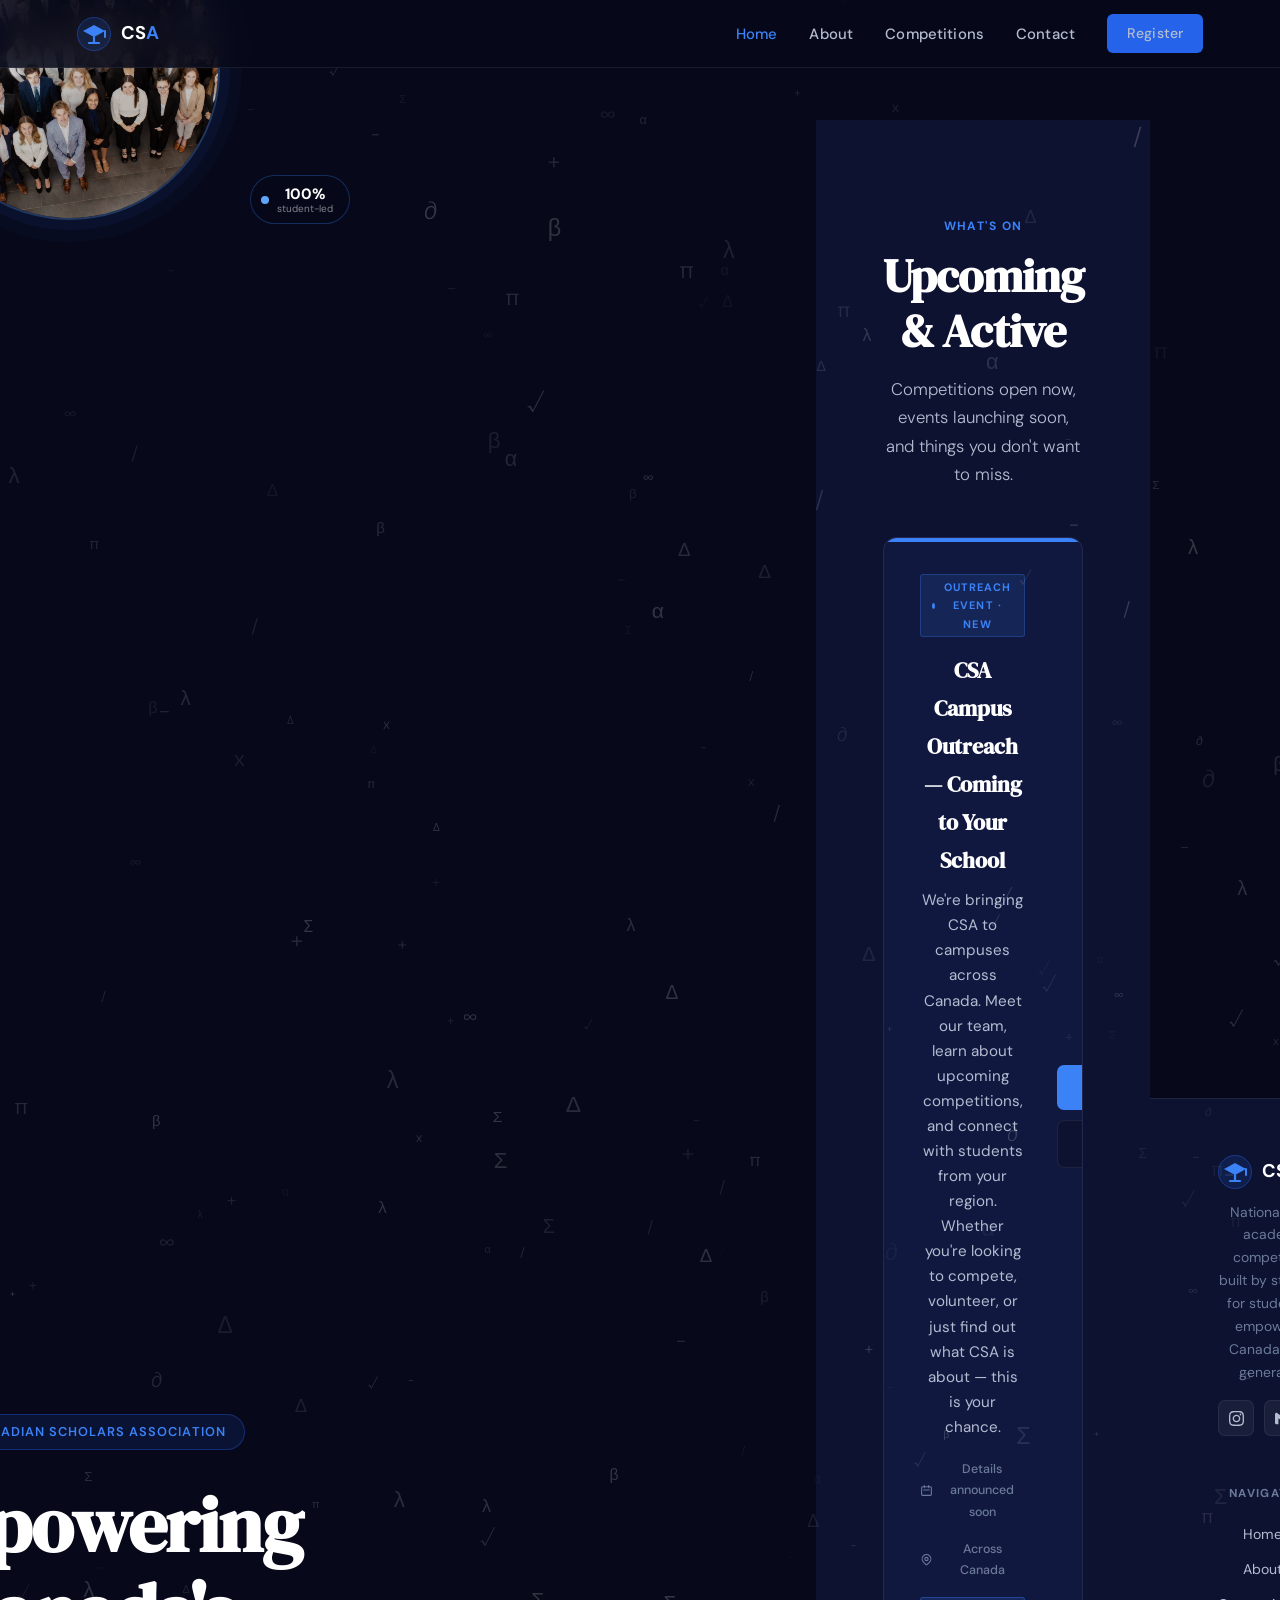
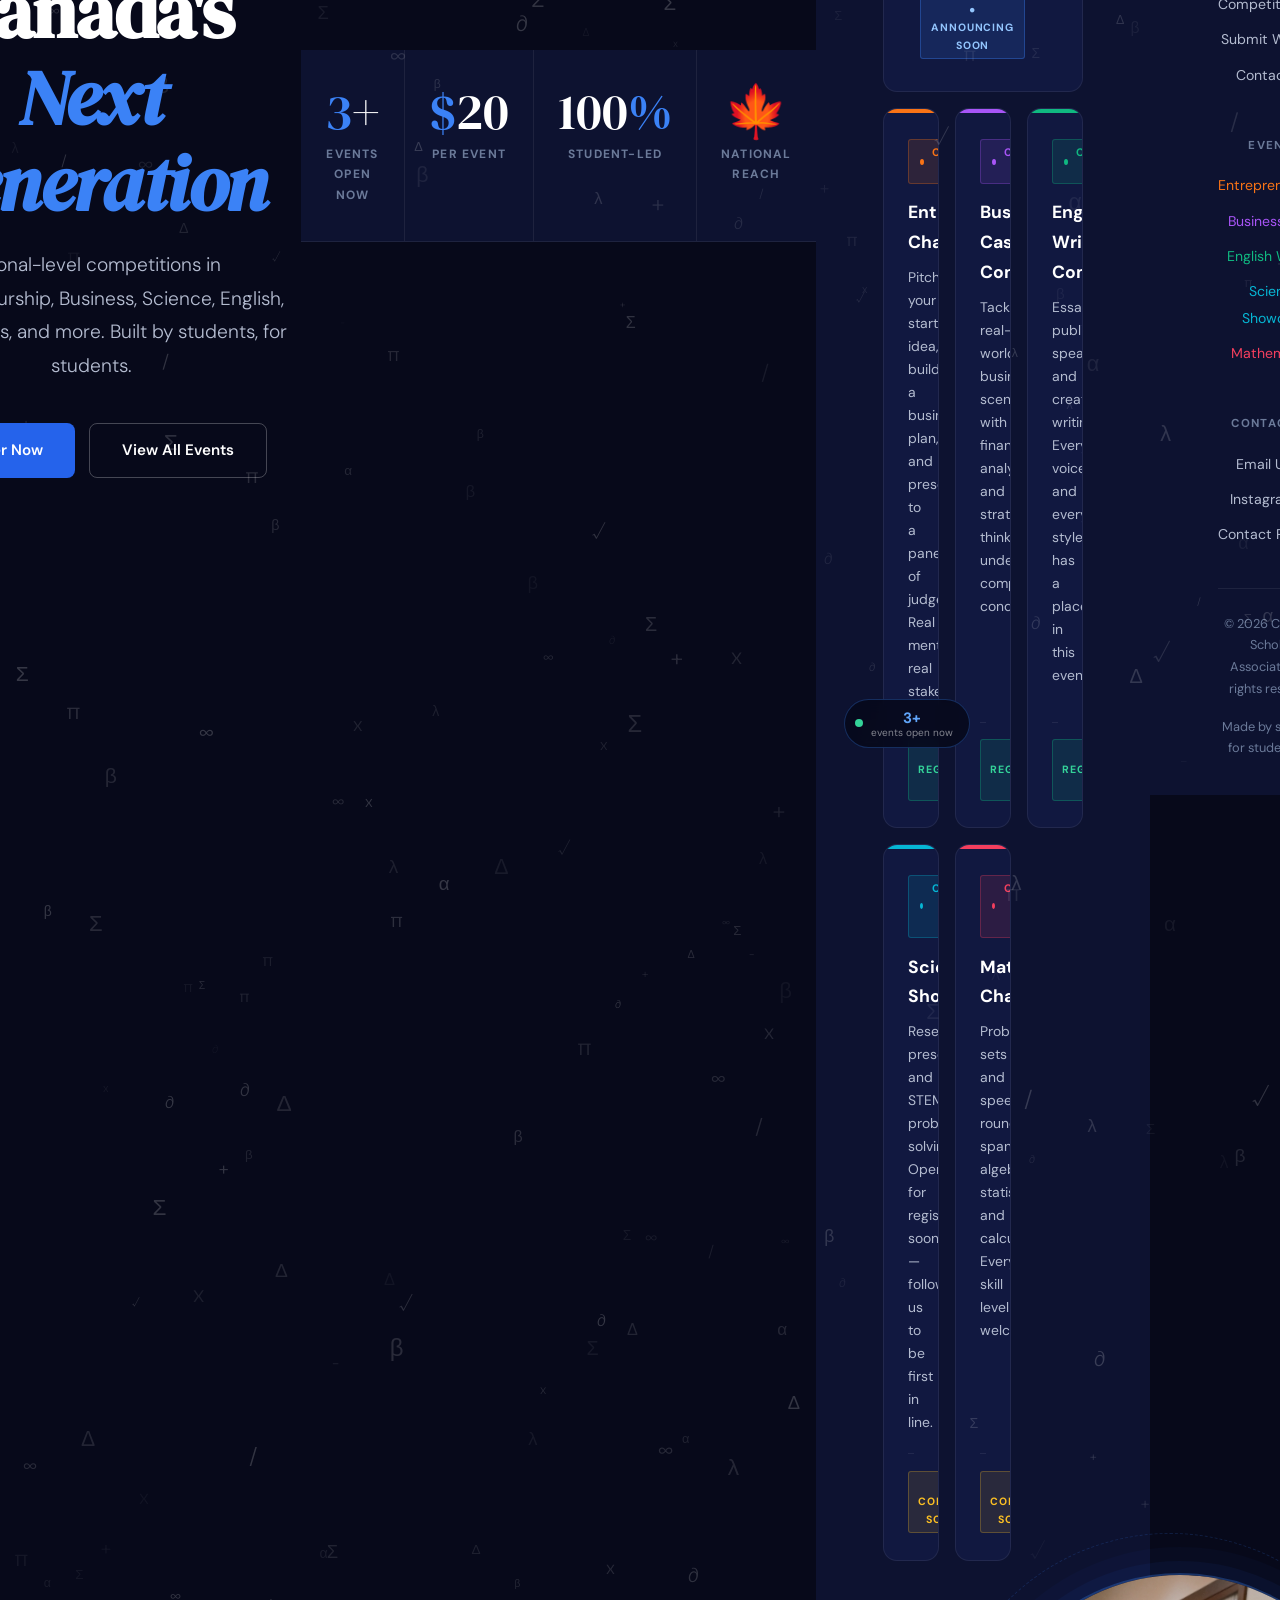
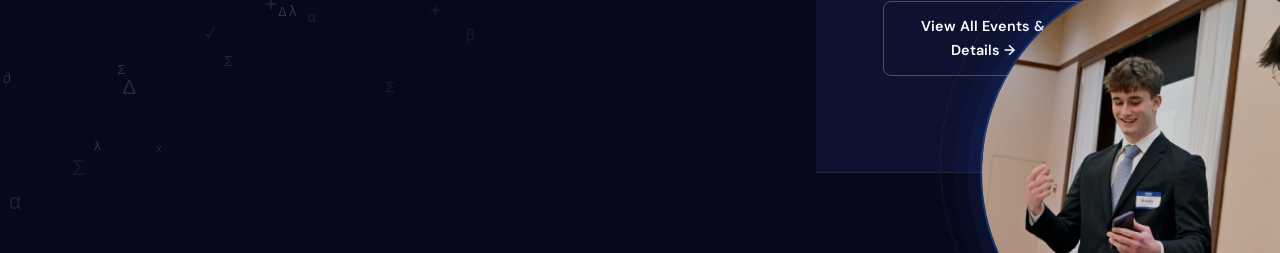
<file: index.html>
<!DOCTYPE html>
<html lang="en">
<head>
<meta charset="UTF-8"/>
<meta name="viewport" content="width=device-width, initial-scale=1.0"/>
<title>CSA — Canadian Scholars Association</title>
<link rel="icon" type="image/png" href="csa-logo.png"/>
<link rel="preconnect" href="https://fonts.googleapis.com"/>
<link rel="preconnect" href="https://fonts.gstatic.com" crossorigin/>
<link href="https://fonts.googleapis.com/css2?family=DM+Sans:ital,opsz,wght@0,9..40,300;0,9..40,400;0,9..40,500;0,9..40,600;0,9..40,700;1,9..40,300&family=DM+Serif+Display:ital@0;1&display=swap" rel="stylesheet"/>
<link rel="stylesheet" href="styles.css"/>
<style>

/* ── COMPETITION COLOR SYSTEM ── */
:root {
  --c-entrep:   #f97316;
  --c-biz:      #a855f7;
  --c-english:  #10b981;
  --c-science:  #06b6d4;
  --c-math:     #f43f5e;
  --c-more:     #eab308;
  --c-outreach: #3b82f6;
}

/* ── HERO ── */
.hero-title em { color: var(--blue-light); }

/* ── PHOTO SLIDER ── */
.photo-slider { position:relative; height:520px; overflow:hidden; background:#04060f; }
.slider-track { display:flex; height:100%; transition:transform .7s cubic-bezier(.77,0,.18,1); will-change:transform; }
.slide { min-width:100%; height:100%; position:relative; flex-shrink:0; overflow:hidden; }
.slide img { width:100%; height:100%; object-fit:cover; display:block; filter:brightness(.6); transition:transform 8s ease; }
.slider-track .slide.active img { transform:scale(1.04); }
.slide-overlay { position:absolute; inset:0; background:linear-gradient(to right,rgba(7,9,26,.85) 0%,rgba(7,9,26,.3) 55%,transparent 100%); display:flex; align-items:center; padding:0 6%; }
.slide-content { max-width:520px; }
.slide-tag { display:inline-flex; align-items:center; gap:7px; font-size:.72rem; font-weight:700; letter-spacing:.12em; text-transform:uppercase; padding:5px 14px; border-radius:3px; margin-bottom:1.1rem; border:1px solid; }
.slide-content h2 { font-family:var(--font-serif); font-size:clamp(1.7rem,3.5vw,2.6rem); line-height:1.15; color:#fff; margin-bottom:.7rem; letter-spacing:-.02em; }
.slide-content p { font-size:.93rem; color:rgba(255,255,255,.75); line-height:1.65; font-weight:300; margin-bottom:1.4rem; }
.slide-cta { display:inline-flex; align-items:center; gap:8px; padding:10px 22px; border-radius:5px; font-size:.82rem; font-weight:700; letter-spacing:.05em; text-transform:uppercase; text-decoration:none; background:var(--slide-color,var(--blue)); color:#fff; transition:opacity .2s,transform .15s; }
.slide-cta:hover { opacity:.85; transform:translateY(-1px); }
.slider-arrows { position:absolute; bottom:28px; right:6%; display:flex; gap:10px; z-index:10; }
.slider-arrow { width:40px; height:40px; border-radius:50%; background:rgba(255,255,255,.1); border:1px solid rgba(255,255,255,.25); color:#fff; font-size:1rem; cursor:pointer; display:flex; align-items:center; justify-content:center; transition:background .2s; backdrop-filter:blur(8px); }
.slider-arrow:hover { background:rgba(255,255,255,.2); }
.slider-dots { position:absolute; bottom:36px; left:6%; display:flex; gap:8px; z-index:10; }
.slider-dot { width:6px; height:6px; border-radius:50%; background:rgba(255,255,255,.3); cursor:pointer; transition:background .25s,transform .25s; border:none; padding:0; }
.slider-dot.active { background:#fff; transform:scale(1.4); }
.slider-progress { position:absolute; bottom:0; left:0; height:3px; background:var(--blue-light); width:0%; transition:width .1s linear; z-index:10; }

/* ── STATS ── */
.stats-strip { display:grid; grid-template-columns:repeat(4,1fr); background:var(--bg2); border-bottom:1px solid var(--border); }
.stat-cell { padding:36px 24px; text-align:center; border-right:1px solid var(--border); transition:background .2s; }
.stat-cell:last-child { border-right:none; }
.stat-cell:hover { background:var(--bg3); }
.stat-num-big { font-family:var(--font-serif); font-size:clamp(2.4rem,4vw,3.2rem); color:var(--white); line-height:1; margin-bottom:.4rem; }
.stat-num-big .accent { color:var(--blue-light); }
.stat-label-sm { font-size:.75rem; font-weight:700; letter-spacing:.1em; text-transform:uppercase; color:var(--grey2); }

/* ── UPCOMING EVENTS SECTION ── */
.upcoming-section { background:var(--bg2); border-bottom:1px solid var(--border); padding:96px 6%; }

.upcoming-grid {
  display: grid;
  grid-template-columns: repeat(3, 1fr);
  gap: 16px;
  margin-top: 3rem;
}

/* Featured (outreach) spans full width on its row */
.upcoming-card-featured {
  grid-column: 1 / -1;
}

.upcoming-card {
  background: var(--bg3);
  border: 1px solid var(--border);
  border-radius: 14px;
  overflow: hidden;
  transition: transform .3s, box-shadow .3s, border-color .3s;
  display: flex;
  flex-direction: column;
}
.upcoming-card:hover {
  transform: translateY(-4px);
  box-shadow: 0 16px 48px rgba(0,0,0,.4);
  border-color: var(--card-color, var(--blue));
}
.upcoming-card-bar {
  height: 4px;
  background: var(--card-color, var(--blue));
}

/* Featured card layout — horizontal */
.upcoming-card-featured .upcoming-card-inner {
  display: grid;
  grid-template-columns: 1fr auto;
  align-items: center;
  gap: 2rem;
  padding: 32px 36px;
}
.upcoming-card-inner { padding: 26px 24px; display: flex; flex-direction: column; flex: 1; }

.upcoming-event-type {
  display: inline-flex; align-items: center; gap: 7px;
  font-size: .68rem; font-weight: 700; letter-spacing: .1em; text-transform: uppercase;
  padding: 3px 11px; border-radius: 3px;
  background: color-mix(in srgb, var(--card-color, var(--blue)) 12%, transparent);
  border: 1px solid color-mix(in srgb, var(--card-color, var(--blue)) 28%, transparent);
  color: var(--card-color, var(--blue-light));
  margin-bottom: .9rem; width: fit-content;
}
.upcoming-dot {
  width: 6px; height: 6px; border-radius: 50%;
  background: var(--card-color, var(--blue));
}

.upcoming-card h3 { font-size: 1.1rem; font-weight: 700; color: var(--white); margin-bottom: .5rem; }
.upcoming-card-featured h3 { font-size: 1.4rem; font-family: var(--font-serif); }
.upcoming-card p { font-size: .87rem; color: var(--grey); line-height: 1.65; flex: 1; }
.upcoming-card-featured p { font-size: .95rem; max-width: 560px; }

.upcoming-meta {
  display: flex; gap: 16px; margin-top: 1.2rem; flex-wrap: wrap;
}
.upcoming-meta-item {
  display: flex; align-items: center; gap: 6px;
  font-size: .78rem; color: var(--grey2); font-weight: 500;
}
.upcoming-meta-item svg { width: 13px; height: 13px; fill: var(--grey2); flex-shrink: 0; }

.upcoming-cta-col {
  display: flex; flex-direction: column; gap: 10px; flex-shrink: 0;
}
.upcoming-card-footer {
  display: flex; align-items: center; justify-content: space-between;
  margin-top: 1.2rem; padding-top: 1rem; border-top: 1px solid var(--border);
}
.upcoming-badge {
  font-size: .66rem; font-weight: 700; letter-spacing: .08em; text-transform: uppercase;
  padding: 3px 9px; border-radius: 3px;
}
.badge-live    { background: rgba(16,185,129,.12); border:1px solid rgba(16,185,129,.3); color:#34d399; }
.badge-open    { background: rgba(16,185,129,.12); border:1px solid rgba(16,185,129,.3); color:#34d399; }
.badge-soon    { background: rgba(251,191,36,.1);  border:1px solid rgba(251,191,36,.25); color:#fbbf24; }
.badge-future  { background: rgba(148,163,184,.08); border:1px solid rgba(148,163,184,.18); color:#94a3b8; }
.badge-new     { background: rgba(59,130,246,.15); border:1px solid rgba(59,130,246,.35); color:#93c5fd; }

.upcoming-link {
  font-size: .78rem; font-weight: 700; letter-spacing: .04em; text-transform: uppercase;
  color: var(--card-color, var(--blue-light)); text-decoration: none;
  transition: opacity .2s;
}
.upcoming-link:hover { opacity: .7; }

.btn-event-primary {
  display: inline-flex; align-items: center; justify-content: center;
  padding: 11px 28px; border-radius: 7px;
  font-size: .86rem; font-weight: 700; letter-spacing: .03em;
  background: var(--card-color, var(--blue)); color: #fff; text-decoration: none;
  transition: opacity .2s, transform .15s; white-space: nowrap;
}
.btn-event-primary:hover { opacity: .85; transform: translateY(-1px); }
.btn-event-ghost {
  display: inline-flex; align-items: center; justify-content: center;
  padding: 11px 24px; border-radius: 7px;
  font-size: .86rem; font-weight: 700;
  background: var(--bg2); border: 1px solid var(--border); color: var(--grey);
  text-decoration: none; transition: border-color .2s, color .2s; white-space: nowrap;
}
.btn-event-ghost:hover { border-color: var(--border2); color: var(--white); }

/* ── SECTION COMMONS ── */
.section-label { font-size:.75rem; font-weight:700; letter-spacing:.12em; text-transform:uppercase; color:var(--blue-light); margin-bottom:.8rem; }
.section-title { font-family:var(--font-serif); font-size:clamp(2rem,4vw,2.9rem); line-height:1.18; letter-spacing:-.02em; color:var(--white); margin-bottom:1rem; }
.section-sub   { color:var(--grey); font-size:1.05rem; max-width:560px; font-weight:300; }

/* ── WHY CSA ── */
.why-section { background:var(--bg); }
.why-grid { display:grid; grid-template-columns:repeat(auto-fill,minmax(240px,1fr)); gap:0; border:1px solid var(--border); border-radius:14px; overflow:hidden; background:var(--border); margin-top:3rem; }
.why-card { background:var(--bg2); padding:32px 28px; position:relative; transition:background .2s; }
.why-card:hover { background:var(--bg3); }
.why-card::before { content:''; position:absolute; top:0;left:0;right:0;height:3px; background:var(--card-accent); opacity:.8; }
.why-card .why-icon { font-size:1.5rem; margin-bottom:.75rem; }
.why-card h3 { font-size:.98rem; font-weight:700; color:var(--white); margin-bottom:.45rem; }
.why-card p  { font-size:.86rem; color:var(--grey); line-height:1.65; }

/* ── CTA BANNER ── */
.cta-banner { display:grid; grid-template-columns:1fr 1px 1fr; background:var(--bg3); border:1px solid var(--border); border-radius:16px; overflow:hidden; margin-top:3.5rem; }
.cta-divider { background:var(--border); }
.cta-half { padding:40px 36px; display:flex; flex-direction:column; gap:1.25rem; }
.cta-half h3 { font-family:var(--font-serif); font-size:1.5rem; color:var(--white); line-height:1.2; }
.cta-half p { font-size:.9rem; color:var(--grey); font-weight:300; line-height:1.7; margin:0; }

/* ── FOOTER ── */
footer{background:var(--bg2);border-top:1px solid var(--border);padding:56px 6% 36px}
.footer-inner{display:flex;flex-wrap:wrap;gap:3rem;justify-content:space-between;margin-bottom:2.5rem}
.footer-brand{max-width:270px}
.footer-brand p{font-size:.87rem;color:var(--grey2);line-height:1.65;margin-top:.75rem}
.footer-links h4{font-size:.72rem;font-weight:700;letter-spacing:.12em;text-transform:uppercase;color:var(--grey2);margin-bottom:1rem}
.footer-links ul{list-style:none;display:flex;flex-direction:column;gap:.5rem}
.footer-links a{font-size:.88rem;color:var(--grey);text-decoration:none;transition:color .2s}
.footer-links a:hover{color:var(--blue-light)}
.footer-socials{display:flex;gap:10px;margin-top:1rem}
.social-btn{width:36px;height:36px;border-radius:7px;background:rgba(255,255,255,.05);border:1px solid var(--border);display:flex;align-items:center;justify-content:center;transition:background .2s,border-color .2s;text-decoration:none}
.social-btn:hover{background:rgba(37,99,235,.15);border-color:var(--border2)}
.social-btn svg{width:15px;height:15px;fill:var(--grey)}
.footer-bottom{border-top:1px solid var(--border);padding-top:1.5rem;display:flex;flex-wrap:wrap;align-items:center;justify-content:space-between;gap:1rem}
.footer-bottom p{font-size:.8rem;color:var(--grey2)}

/*could be wrong so fix later */
  
 @keyframes heroSpin { to { transform: rotate(360deg); } }
@keyframes heroFloat2 { 0%,100%{transform:translateY(0)} 50%{transform:translateY(-6px)} }
@keyframes heroCircleTL {
  0%,100% { transform: rotate(-8deg) translate(0, 0); }
  33%      { transform: rotate(-5deg) translate(6px, 8px); }
  66%      { transform: rotate(-10deg) translate(-4px, 5px); }
}
@keyframes heroCircleBR {
  0%,100% { transform: rotate(5deg) translate(0, 0); }
  33%      { transform: rotate(8deg) translate(-6px, -8px); }
  66%      { transform: rotate(3deg) translate(4px, -5px); }
}
/* ── RESPONSIVE ── */
@media(max-width:900px){
  .stats-strip{grid-template-columns:repeat(2,1fr)}
  .upcoming-grid{grid-template-columns:repeat(2,1fr)}
  .upcoming-card-featured{grid-column:1 / -1}
  .upcoming-card-featured .upcoming-card-inner{grid-template-columns:1fr;gap:1.5rem}
  .upcoming-cta-col{flex-direction:row}
  .cta-banner{grid-template-columns:1fr;grid-template-rows:1fr 1px 1fr}
  .cta-divider{height:1px;width:auto}
}
@media(max-width:700px){
  .upcoming-grid{grid-template-columns:1fr}
  .stats-strip{grid-template-columns:repeat(2,1fr)}
  .photo-slider{height:380px}
  .cta-half{padding:28px 24px}
  .upcoming-card-featured .upcoming-card-inner{padding:24px 22px}
}
@media(max-width:480px){
  .photo-slider{height:320px}
}
</style>
</head>
<body>

<!-- ── NAV ── -->
<nav id="navbar">
  <a href="index.html" class="nav-logo">
    <svg viewBox="0 0 34 34" fill="none" xmlns="http://www.w3.org/2000/svg">
      <circle cx="17" cy="17" r="17" fill="#2563eb" fill-opacity=".15"/>
      <circle cx="17" cy="17" r="16.5" stroke="#2563eb" stroke-opacity=".4"/>
      <polygon points="17,8 28,14 17,20 6,14" fill="#3b82f6"/>
      <line x1="17" y1="20" x2="17" y2="26" stroke="#3b82f6" stroke-width="2.2" stroke-linecap="round"/>
      <line x1="12" y1="26" x2="22" y2="26" stroke="#3b82f6" stroke-width="2.2" stroke-linecap="round"/>
      <line x1="28" y1="14" x2="28" y2="20" stroke="#3b82f6" stroke-width="2" stroke-linecap="round"/>
    </svg>
    <span class="nav-logo-text">CS<em>A</em></span>
  </a>
  <button class="nav-toggle" id="menuToggle" aria-label="Menu">
    <span></span><span></span><span></span>
  </button>
  <ul class="nav-links" id="navLinks">
    <li><a href="index.html" class="active">Home</a></li>
    <li><a href="about.html">About</a></li>
    <li><a href="competitions.html">Competitions</a></li>
    <li><a href="contact.html">Contact</a></li>
    <li><a href="competitions.html#register" class="btn-primary" style="padding:8px 20px;font-size:.88rem;border-radius:6px">Register</a></li>
  </ul>
</nav>

<!-- ── HERO ── -->
<!-- ── HERO ── -->
<section id="home" class="hero-section" style="position:relative;overflow:hidden;">
  <canvas class="hero-canvas" id="heroCanvas"></canvas>

  <!-- Top-left photo circle -->
  <div style="
    position:absolute; top:-80px; left:-80px; z-index:2;
    width:300px; height:300px; border-radius:50%; overflow:hidden;
    border:2px solid rgba(96,165,250,.3);
    box-shadow:0 0 0 10px rgba(37,99,235,.06),0 0 0 22px rgba(37,99,235,.03);
    transform:rotate(-8deg);
    animation:heroCircleTL 8s ease-in-out infinite;
  ">
    <img src="testimage2.jpg" alt="" style="width:100%;height:100%;object-fit:cover;filter:brightness(.8) saturate(.9);">
  </div>

  <!-- Floating pill near TL circle -->
  <div style="
    position:absolute; top:175px; left:250px; z-index:5;
    display:flex; align-items:center; gap:8px;
    background:rgba(7,9,26,.85); backdrop-filter:blur(8px);
    border:1px solid rgba(59,130,246,.3); border-radius:30px;
    padding:8px 16px 8px 10px;
    animation:heroFloat2 4s ease-in-out .8s infinite;
  ">
    <span style="width:8px;height:8px;border-radius:50%;background:#60a5fa;flex-shrink:0;display:inline-block;"></span>
    <div style="line-height:1.2;">
      <span style="font-size:15px;font-weight:700;color:#fff;">100%</span>
      <span style="display:block;font-size:10px;color:rgba(255,255,255,.5);font-weight:400;">student-led</span>
    </div>
  </div>

  <!-- Bottom-right spinning ring -->
  <div style="
    position:absolute; bottom:-140px; right:-120px; z-index:1;
    width:460px; height:460px; border-radius:50%;
    border:1px dashed rgba(59,130,246,.18);
    animation:heroSpin 30s linear infinite;
    pointer-events:none;
  "></div>

  <!-- Bottom-right photo circle -->
  <div style="
    position:absolute; bottom:-120px; right:-100px; z-index:2;
    width:400px; height:400px; border-radius:50%; overflow:hidden;
    border:2px solid rgba(59,130,246,.35);
    box-shadow:0 0 0 12px rgba(37,99,235,.06),0 0 0 26px rgba(37,99,235,.03);
    transform:rotate(5deg);
    animation:heroCircleBR 9s ease-in-out 1s infinite;
  ">
    <img src="testimage3.jpg" alt="" style="width:100%;height:100%;object-fit:cover;filter:brightness(.8) saturate(.9);">
  </div>

  <!-- Floating stat pill near BR circle -->
  <div style="
    position:absolute; bottom:32%; right:310px; z-index:5;
    display:flex; align-items:center; gap:8px;
    background:rgba(7,9,26,.85); backdrop-filter:blur(8px);
    border:1px solid rgba(59,130,246,.3); border-radius:30px;
    padding:8px 16px 8px 10px;
    animation:heroFloat2 4s ease-in-out infinite;
  ">
    <span style="width:8px;height:8px;border-radius:50%;background:#34d399;flex-shrink:0;display:inline-block;"></span>
    <div style="line-height:1.2;">
      <span style="font-size:15px;font-weight:700;color:#60a5fa;">3+</span>
      <span style="display:block;font-size:10px;color:rgba(255,255,255,.5);font-weight:400;">events open now</span>
    </div>
  </div>

  <div class="hero-inner">
    <div class="hero-badge"><span class="hero-badge-dot"></span>Canadian Scholars Association</div>
    <h1 class="hero-title">Empowering Canada's<br/><em>Next Generation</em></h1>
    <p class="hero-sub">National-level competitions in Entrepreneurship, Business, Science, English, Mathematics, and more. Built by students, for students.</p>
    <div class="hero-ctas">
      <a href="competitions.html#register" class="btn-primary">Register Now</a>
      <a href="competitions.html" class="btn-outline">View All Events</a>
    </div>
  </div>

 

<!-- ── STATS STRIP ── -->
<div class="stats-strip">
  <div class="stat-cell">
    <div class="stat-num-big"><span class="accent">3</span>+</div>
    <div class="stat-label-sm">Events Open Now</div>
  </div>
  <div class="stat-cell">
    <div class="stat-num-big"><span class="accent">$</span>20</div>
    <div class="stat-label-sm">Per Event</div>
  </div>
  <div class="stat-cell">
    <div class="stat-num-big">100<span class="accent">%</span></div>
    <div class="stat-label-sm">Student-Led</div>
  </div>
  <div class="stat-cell">
    <div class="stat-num-big"><span class="accent">🍁</span></div>
    <div class="stat-label-sm">National Reach</div>
  </div>
</div>
  <!-- ── PHOTO SLIDER ── -->
<div class="photo-slider" id="photoSlider">
  <div class="slider-track" id="sliderTrack">

    <div class="slide active">
      <img src="testimage.jpg" alt="CSA Competition"/>
      <div class="slide-overlay">
        <div class="slide-content">
          <div class="slide-tag" style="--slide-color:var(--c-entrep);background:rgba(249,115,22,.12);border-color:rgba(249,115,22,.35);color:#fb923c">
            <span style="width:7px;height:7px;border-radius:50%;background:var(--c-entrep);display:inline-block"></span>
            Entrepreneurship
          </div>
          <h2>Build the Business of Tomorrow</h2>
          <p>Pitch your ideas to real judges and compete alongside Canada's brightest student entrepreneurs.</p>
          <a href="competitions.html" class="slide-cta" style="--slide-color:var(--c-entrep)">Learn More</a>
        </div>
      </div>
    </div>

    <div class="slide">
      <img src="testimage2.jpg" alt="CSA Business Competition"/>
      <div class="slide-overlay">
        <div class="slide-content">
          <div class="slide-tag" style="--slide-color:var(--c-biz);background:rgba(168,85,247,.12);border-color:rgba(168,85,247,.35);color:#c084fc">
            <span style="width:7px;height:7px;border-radius:50%;background:var(--c-biz);display:inline-block"></span>
            Business Case
          </div>
          <h2>Analyze. Strategize. Present.</h2>
          <p>Tackle real-world scenarios and sharpen the analytical thinking that top companies look for.</p>
          <a href="competitions.html" class="slide-cta" style="--slide-color:var(--c-biz)">Learn More</a>
        </div>
      </div>
    </div>

    <div class="slide">
      <img src="testimage3.jpg" alt="CSA English Competition"/>
      <div class="slide-overlay">
        <div class="slide-content">
          <div class="slide-tag" style="--slide-color:var(--c-english);background:rgba(16,185,129,.12);border-color:rgba(16,185,129,.35);color:#34d399">
            <span style="width:7px;height:7px;border-radius:50%;background:var(--c-english);display:inline-block"></span>
            English Writing
          </div>
          <h2>Your Voice. National Stage.</h2>
          <p>Essays, public speaking, and creative writing judged by professionals who care about craft.</p>
          <a href="competitions.html" class="slide-cta" style="--slide-color:var(--c-english)">Learn More</a>
        </div>
      </div>
    </div>

    <div class="slide">
      <img src="testimage4.jpg" alt="CSA Science Showcase"/>
      <div class="slide-overlay">
        <div class="slide-content">
          <div class="slide-tag" style="--slide-color:var(--c-science);background:rgba(6,182,212,.12);border-color:rgba(6,182,212,.35);color:#22d3ee">
            <span style="width:7px;height:7px;border-radius:50%;background:var(--c-science);display:inline-block"></span>
            Science Showcase
          </div>
          <h2>Where Discovery Meets Competition</h2>
          <p>Present your research and STEM projects to a national audience. Coming soon.</p>
          <a href="competitions.html" class="slide-cta" style="--slide-color:var(--c-science)">Learn More</a>
        </div>
      </div>
    </div>

    <div class="slide">
      <img src="testimage5.jpg" alt="CSA Mathematics Challenge"/>
      <div class="slide-overlay">
        <div class="slide-content">
          <div class="slide-tag" style="--slide-color:var(--c-math);background:rgba(244,63,94,.12);border-color:rgba(244,63,94,.35);color:#fb7185">
            <span style="width:7px;height:7px;border-radius:50%;background:var(--c-math);display:inline-block"></span>
            Mathematics
          </div>
          <h2>Problem Sets That Push Limits</h2>
          <p>Speed rounds, proof challenges, and collaborative math — for every level. Coming soon.</p>
          <a href="competitions.html" class="slide-cta" style="--slide-color:var(--c-math)">Learn More</a>
        </div>
      </div>
    </div>

  </div>

  <div class="slider-dots" id="sliderDots">
    <button class="slider-dot active"></button>
    <button class="slider-dot"></button>
    <button class="slider-dot"></button>
    <button class="slider-dot"></button>
    <button class="slider-dot"></button>
  </div>
  <div class="slider-arrows">
    <button class="slider-arrow" id="sliderPrev">&#8592;</button>
    <button class="slider-arrow" id="sliderNext">&#8594;</button>
  </div>
  <div class="slider-progress" id="sliderProgress"></div>
</div>



<!-- ── UPCOMING EVENTS ── -->
<section class="upcoming-section">
  <div class="section-label">What's On</div>
  <h2 class="section-title">Upcoming &amp; Active</h2>
  <p class="section-sub">Competitions open now, events launching soon, and things you don't want to miss.</p>

  <div class="upcoming-grid">

    <!-- FEATURED: OUTREACH EVENT — spans full width -->
    <div class="upcoming-card upcoming-card-featured" style="--card-color:var(--c-outreach)">
      <div class="upcoming-card-bar"></div>
      <div class="upcoming-card-inner">
        <div>
          <div class="upcoming-event-type">
            <div class="upcoming-dot"></div>
            Outreach Event · New
          </div>
          <h3>CSA Campus Outreach — Coming to Your School</h3>
          <p>We're bringing CSA to campuses across Canada. Meet our team, learn about upcoming competitions, and connect with students from your region. Whether you're looking to compete, volunteer, or just find out what CSA is about — this is your chance.</p>
          <div class="upcoming-meta">
            <div class="upcoming-meta-item">
              <svg viewBox="0 0 24 24"><path d="M8 7V3m8 4V3m-9 8h10M5 21h14a2 2 0 002-2V7a2 2 0 00-2-2H5a2 2 0 00-2 2v12a2 2 0 002 2z" stroke="currentColor" stroke-width="2" fill="none" stroke-linecap="round" stroke-linejoin="round"/></svg>
              Details announced soon
            </div>
            <div class="upcoming-meta-item">
              <svg viewBox="0 0 24 24"><path d="M17.657 16.657L13.414 20.9a2 2 0 01-2.827 0l-4.244-4.243a8 8 0 1111.314 0z" stroke="currentColor" stroke-width="2" fill="none" stroke-linecap="round" stroke-linejoin="round"/><path d="M15 11a3 3 0 11-6 0 3 3 0 016 0z" stroke="currentColor" stroke-width="2" fill="none" stroke-linecap="round" stroke-linejoin="round"/></svg>
              Across Canada
            </div>
            <span class="upcoming-badge badge-new">● Announcing Soon</span>
          </div>
        </div>
        <div class="upcoming-cta-col">
          <a href="https://www.instagram.com/csa.official2026" target="_blank" class="btn-event-primary">Follow for Updates</a>
          <a href="contact.html" class="btn-event-ghost">Get Involved</a>
        </div>
      </div>
    </div>

    <!-- Open comps — 3 columns -->
    <div class="upcoming-card" style="--card-color:var(--c-entrep)">
      <div class="upcoming-card-bar"></div>
      <div class="upcoming-card-inner">
        <div class="upcoming-event-type">
          <div class="upcoming-dot"></div>
          Competition · Open
        </div>
        <h3>Entrepreneurship Challenge</h3>
        <p>Pitch your startup idea, build a business plan, and present to a panel of judges. Real mentorship, real stakes.</p>
        <div class="upcoming-card-footer">
          <span class="upcoming-badge badge-open">● Registering Now</span>
          <a href="competitions.html#register" class="upcoming-link">Register →</a>
        </div>
      </div>
    </div>

    <div class="upcoming-card" style="--card-color:var(--c-biz)">
      <div class="upcoming-card-bar"></div>
      <div class="upcoming-card-inner">
        <div class="upcoming-event-type">
          <div class="upcoming-dot"></div>
          Competition · Open
        </div>
        <h3>Business Case Competition</h3>
        <p>Tackle real-world business scenarios with financial analysis and strategic thinking under competition conditions.</p>
        <div class="upcoming-card-footer">
          <span class="upcoming-badge badge-open">● Registering Now</span>
          <a href="competitions.html#register" class="upcoming-link">Register →</a>
        </div>
      </div>
    </div>

    <div class="upcoming-card" style="--card-color:var(--c-english)">
      <div class="upcoming-card-bar"></div>
      <div class="upcoming-card-inner">
        <div class="upcoming-event-type">
          <div class="upcoming-dot"></div>
          Competition · Open
        </div>
        <h3>English Writing Competition</h3>
        <p>Essays, public speaking, and creative writing. Every voice and every style has a place in this event.</p>
        <div class="upcoming-card-footer">
          <span class="upcoming-badge badge-open">● Registering Now</span>
          <a href="competitions.html#register" class="upcoming-link">Register →</a>
        </div>
      </div>
    </div>

    <div class="upcoming-card" style="--card-color:var(--c-science)">
      <div class="upcoming-card-bar"></div>
      <div class="upcoming-card-inner">
        <div class="upcoming-event-type">
          <div class="upcoming-dot"></div>
          Competition · Coming Soon
        </div>
        <h3>Science Showcase</h3>
        <p>Research presentations and STEM problem-solving. Opening for registration soon — follow us to be first in line.</p>
        <div class="upcoming-card-footer">
          <span class="upcoming-badge badge-soon">⏳ Coming Soon</span>
          <a href="competitions.html" class="upcoming-link">Learn More →</a>
        </div>
      </div>
    </div>

    <div class="upcoming-card" style="--card-color:var(--c-math)">
      <div class="upcoming-card-bar"></div>
      <div class="upcoming-card-inner">
        <div class="upcoming-event-type">
          <div class="upcoming-dot"></div>
          Competition · Coming Soon
        </div>
        <h3>Mathematics Challenge</h3>
        <p>Problem sets and speed rounds spanning algebra, statistics, and calculus. Every skill level welcome.</p>
        <div class="upcoming-card-footer">
          <span class="upcoming-badge badge-soon">⏳ Coming Soon</span>
          <a href="competitions.html" class="upcoming-link">Learn More →</a>
        </div>
      </div>
    </div>

  </div>

  <!-- View all CTA -->
  <div style="margin-top:2.5rem;text-align:center">
    <a href="competitions.html" class="btn-outline" style="padding:12px 32px;font-size:.9rem">View All Events &amp; Details →</a>
  </div>
</section>

    <!--Insta Section -->
<behold-widget feed-id="SQQzHJujj7cVan26SlAJ"></behold-widget>
<script>
  (() => {
    const d=document,s=d.createElement("script");s.type="module";
    s.src="https://w.behold.so/widget.js";d.head.append(s);
  })();
</script>

<!-- ── FOOTER ── -->
<footer>
  <div class="footer-inner">
    <div class="footer-brand">
      <a href="index.html" class="nav-logo">
        <svg viewBox="0 0 34 34" fill="none" xmlns="http://www.w3.org/2000/svg" width="30" height="30">
          <circle cx="17" cy="17" r="17" fill="#2563eb" fill-opacity=".15"/>
          <circle cx="17" cy="17" r="16.5" stroke="#2563eb" stroke-opacity=".4"/>
          <polygon points="17,8 28,14 17,20 6,14" fill="#3b82f6"/>
          <line x1="17" y1="20" x2="17" y2="26" stroke="#3b82f6" stroke-width="2.2" stroke-linecap="round"/>
          <line x1="12" y1="26" x2="22" y2="26" stroke="#3b82f6" stroke-width="2.2" stroke-linecap="round"/>
          <line x1="28" y1="14" x2="28" y2="20" stroke="#3b82f6" stroke-width="2" stroke-linecap="round"/>
        </svg>
        <span class="nav-logo-text">CS<em>A</em></span>
      </a>
      <p>National-level academic competitions built by students, for students — empowering Canada's next generation.</p>
      <div class="footer-socials">
        <a href="https://www.instagram.com/csa.official2026?igsh=MXdleGoxeGs4dHlk" target="_blank" class="social-btn" title="Instagram">
          <svg viewBox="0 0 24 24"><path d="M12 2.163c3.204 0 3.584.012 4.85.07 3.252.148 4.771 1.691 4.919 4.919.058 1.265.069 1.645.069 4.849 0 3.205-.012 3.584-.069 4.849-.149 3.225-1.664 4.771-4.919 4.919-1.266.058-1.644.07-4.85.07-3.204 0-3.584-.012-4.849-.07-3.26-.149-4.771-1.699-4.919-4.92-.058-1.265-.07-1.644-.07-4.849 0-3.204.013-3.583.07-4.849.149-3.227 1.664-4.771 4.919-4.919 1.266-.057 1.645-.069 4.849-.069zm0-2.163c-3.259 0-3.667.014-4.947.072-4.358.2-6.78 2.618-6.98 6.98-.059 1.281-.073 1.689-.073 4.948 0 3.259.014 3.668.072 4.948.2 4.358 2.618 6.78 6.98 6.98 1.281.058 1.689.072 4.948.072 3.259 0 3.668-.014 4.948-.072 4.354-.2 6.782-2.618 6.979-6.98.059-1.28.073-1.689.073-4.948 0-3.259-.014-3.667-.072-4.947-.196-4.354-2.617-6.78-6.979-6.98-1.281-.059-1.69-.073-4.949-.073zm0 5.838c-3.403 0-6.162 2.759-6.162 6.162s2.759 6.163 6.162 6.163 6.162-2.759 6.162-6.163c0-3.403-2.759-6.162-6.162-6.162zm0 10.162c-2.209 0-4-1.79-4-4 0-2.209 1.791-4 4-4s4 1.791 4 4c0 2.21-1.791 4-4 4zm6.406-11.845c-.796 0-1.441.645-1.441 1.44s.645 1.44 1.441 1.44c.795 0 1.439-.645 1.439-1.44s-.644-1.44-1.439-1.44z"/></svg>
        </a>
        <a href="mailto:canadianscholarsassociation@gmail.com" class="social-btn" title="Email">
          <svg viewBox="0 0 24 24"><path d="M24 5.457v13.909c0 .904-.732 1.636-1.636 1.636h-3.819V11.73L12 16.64l-6.545-4.91v9.273H1.636A1.636 1.636 0 0 1 0 19.366V5.457c0-2.023 2.309-3.178 3.927-1.964L5.455 4.64 12 9.548l6.545-4.910 1.528-1.145C21.69 2.28 24 3.434 24 5.457z"/></svg>
        </a>
      </div>
    </div>
    <div class="footer-links">
      <h4>Navigate</h4>
      <ul>
        <li><a href="index.html">Home</a></li>
        <li><a href="about.html">About</a></li>
        <li><a href="competitions.html">Competitions</a></li>
        <li><a href="submit.html">Submit Work</a></li>
        <li><a href="contact.html">Contact</a></li>
      </ul>
    </div>
    <div class="footer-links">
      <h4>Events</h4>
      <ul>
        <li><a href="competitions.html" style="color:var(--c-entrep)">Entrepreneurship</a></li>
        <li><a href="competitions.html" style="color:var(--c-biz)">Business Case</a></li>
        <li><a href="competitions.html" style="color:var(--c-english)">English Writing</a></li>
        <li><a href="competitions.html" style="color:var(--c-science)">Science Showcase</a></li>
        <li><a href="competitions.html" style="color:var(--c-math)">Mathematics</a></li>
      </ul>
    </div>
    <div class="footer-links">
      <h4>Contact</h4>
      <ul>
        <li><a href="mailto:canadianscholarsassociation@gmail.com">Email Us</a></li>
        <li><a href="https://www.instagram.com/csa.official2026" target="_blank">Instagram</a></li>
        <li><a href="contact.html">Contact Page</a></li>
      </ul>
    </div>
  </div>
  <div class="footer-bottom">
    <p>&copy; 2026 Canadian Scholars Association. All rights reserved.</p>
    <p>Made by students, for students. <span class="accent">🍁</span></p>
  </div>
</footer>

<script src="shared.js"></script>
<script>
// ── PHOTO SLIDER ──
(function(){
  var total   = 5;
  var current = 0;
  var timer   = null;
  var prog    = null;
  var DELAY   = 5000;
  var progVal = 0;

  var track   = document.getElementById('sliderTrack');
  var slides  = track ? track.querySelectorAll('.slide') : [];
  var dots    = document.querySelectorAll('.slider-dot');
  var prevBtn = document.getElementById('sliderPrev');
  var nextBtn = document.getElementById('sliderNext');
  var progBar = document.getElementById('sliderProgress');

  function goTo(n) {
    slides[current].classList.remove('active');
    dots[current].classList.remove('active');
    current = (n + total) % total;
    slides[current].classList.add('active');
    dots[current].classList.add('active');
    if(track) track.style.transform = 'translateX(-' + (current * 100) + '%)';
    resetProgress();
  }
  function resetProgress() {
    clearInterval(prog);
    progVal = 0;
    if(progBar) progBar.style.width = '0%';
    prog = setInterval(function(){
      progVal += 100 / (DELAY / 100);
      if(progBar) progBar.style.width = Math.min(progVal, 100) + '%';
    }, 100);
  }
  function startAuto() {
    clearInterval(timer);
    timer = setInterval(function(){ goTo(current + 1); }, DELAY);
  }
  if(slides.length) {
    if(prevBtn) prevBtn.addEventListener('click', function(){ goTo(current-1); startAuto(); });
    if(nextBtn) nextBtn.addEventListener('click', function(){ goTo(current+1); startAuto(); });
    dots.forEach(function(d,i){ d.addEventListener('click', function(){ goTo(i); startAuto(); }); });
    document.addEventListener('keydown', function(e){
      if(e.key==='ArrowLeft'){ goTo(current-1); startAuto(); }
      if(e.key==='ArrowRight'){ goTo(current+1); startAuto(); }
    });
    var startX = 0;
    var sliderEl = document.getElementById('photoSlider');
    if(sliderEl){
      sliderEl.addEventListener('touchstart', function(e){ startX=e.touches[0].clientX; },{passive:true});
      sliderEl.addEventListener('touchend', function(e){
        var dx=e.changedTouches[0].clientX-startX;
        if(Math.abs(dx)>50){ dx<0?goTo(current+1):goTo(current-1); startAuto(); }
      },{passive:true});
    }
    startAuto();
    resetProgress();
  }
})();
</script>
</body>
</html>
</file>
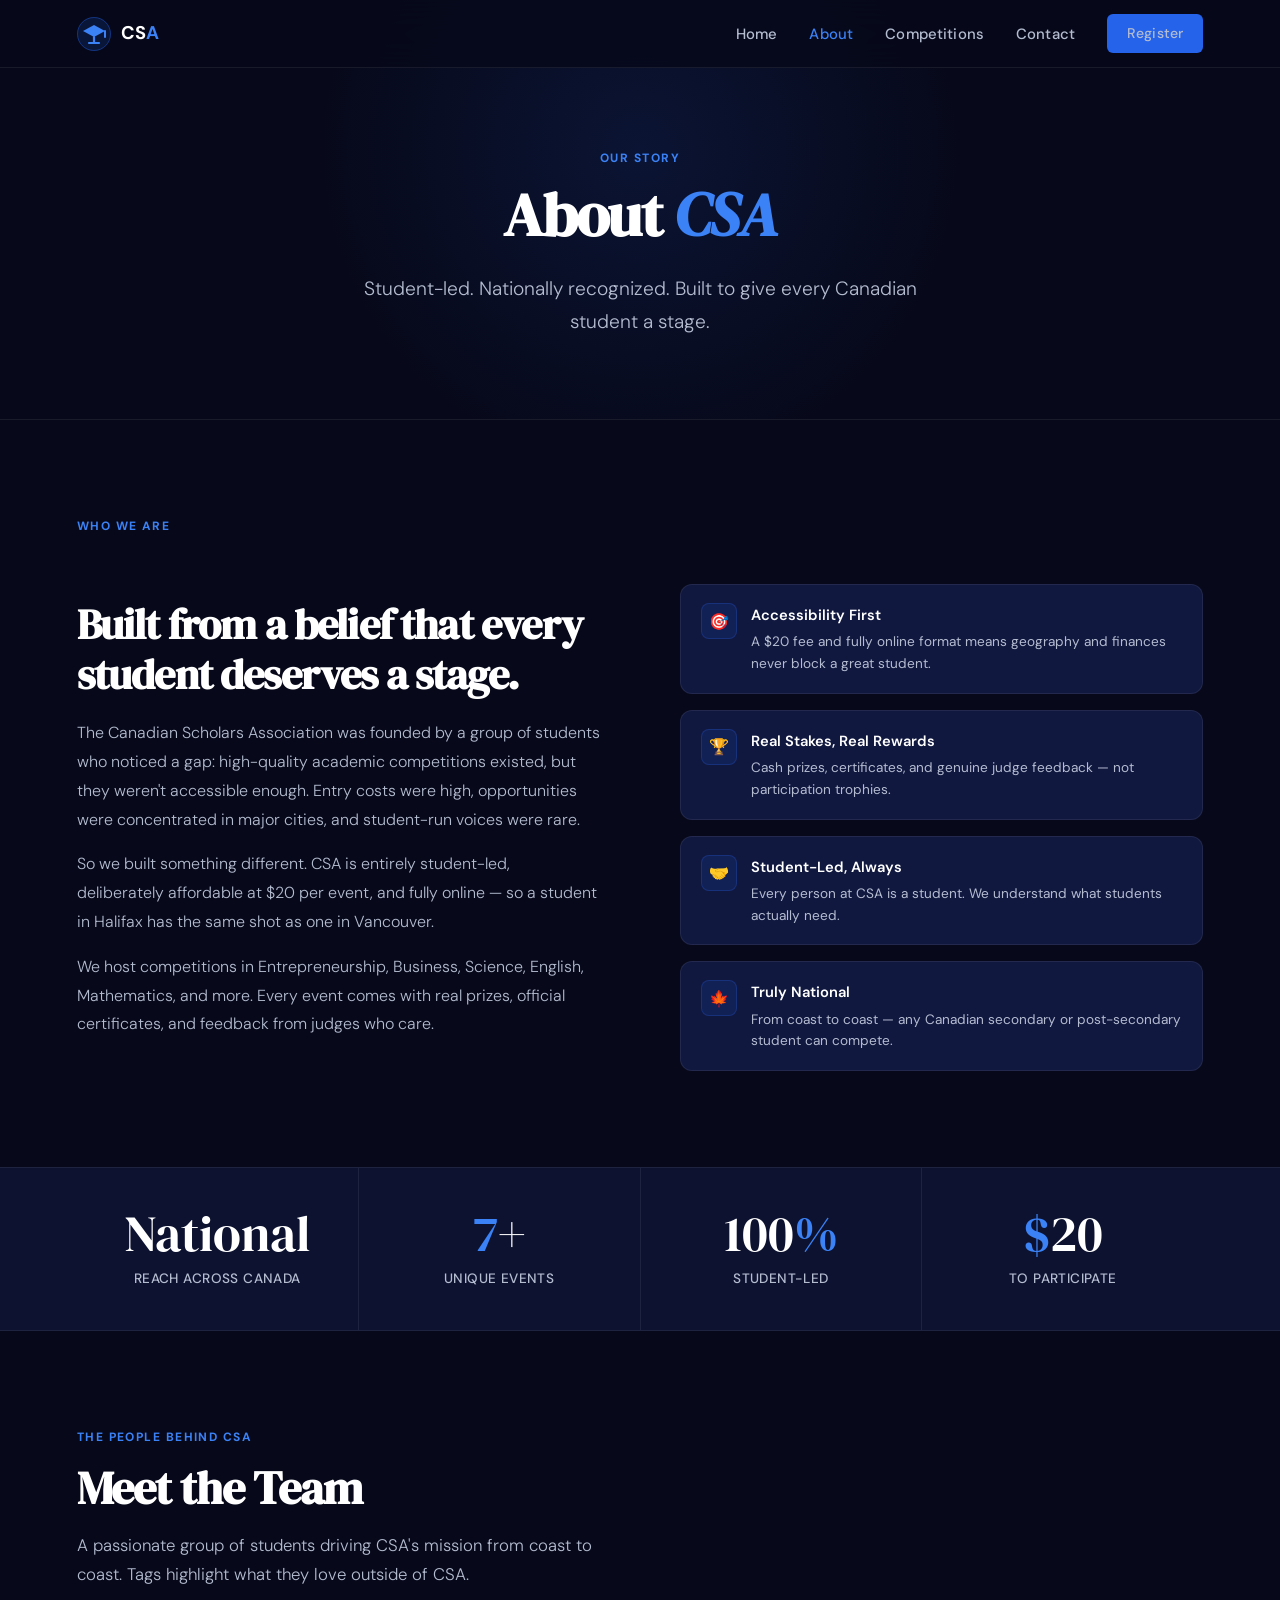
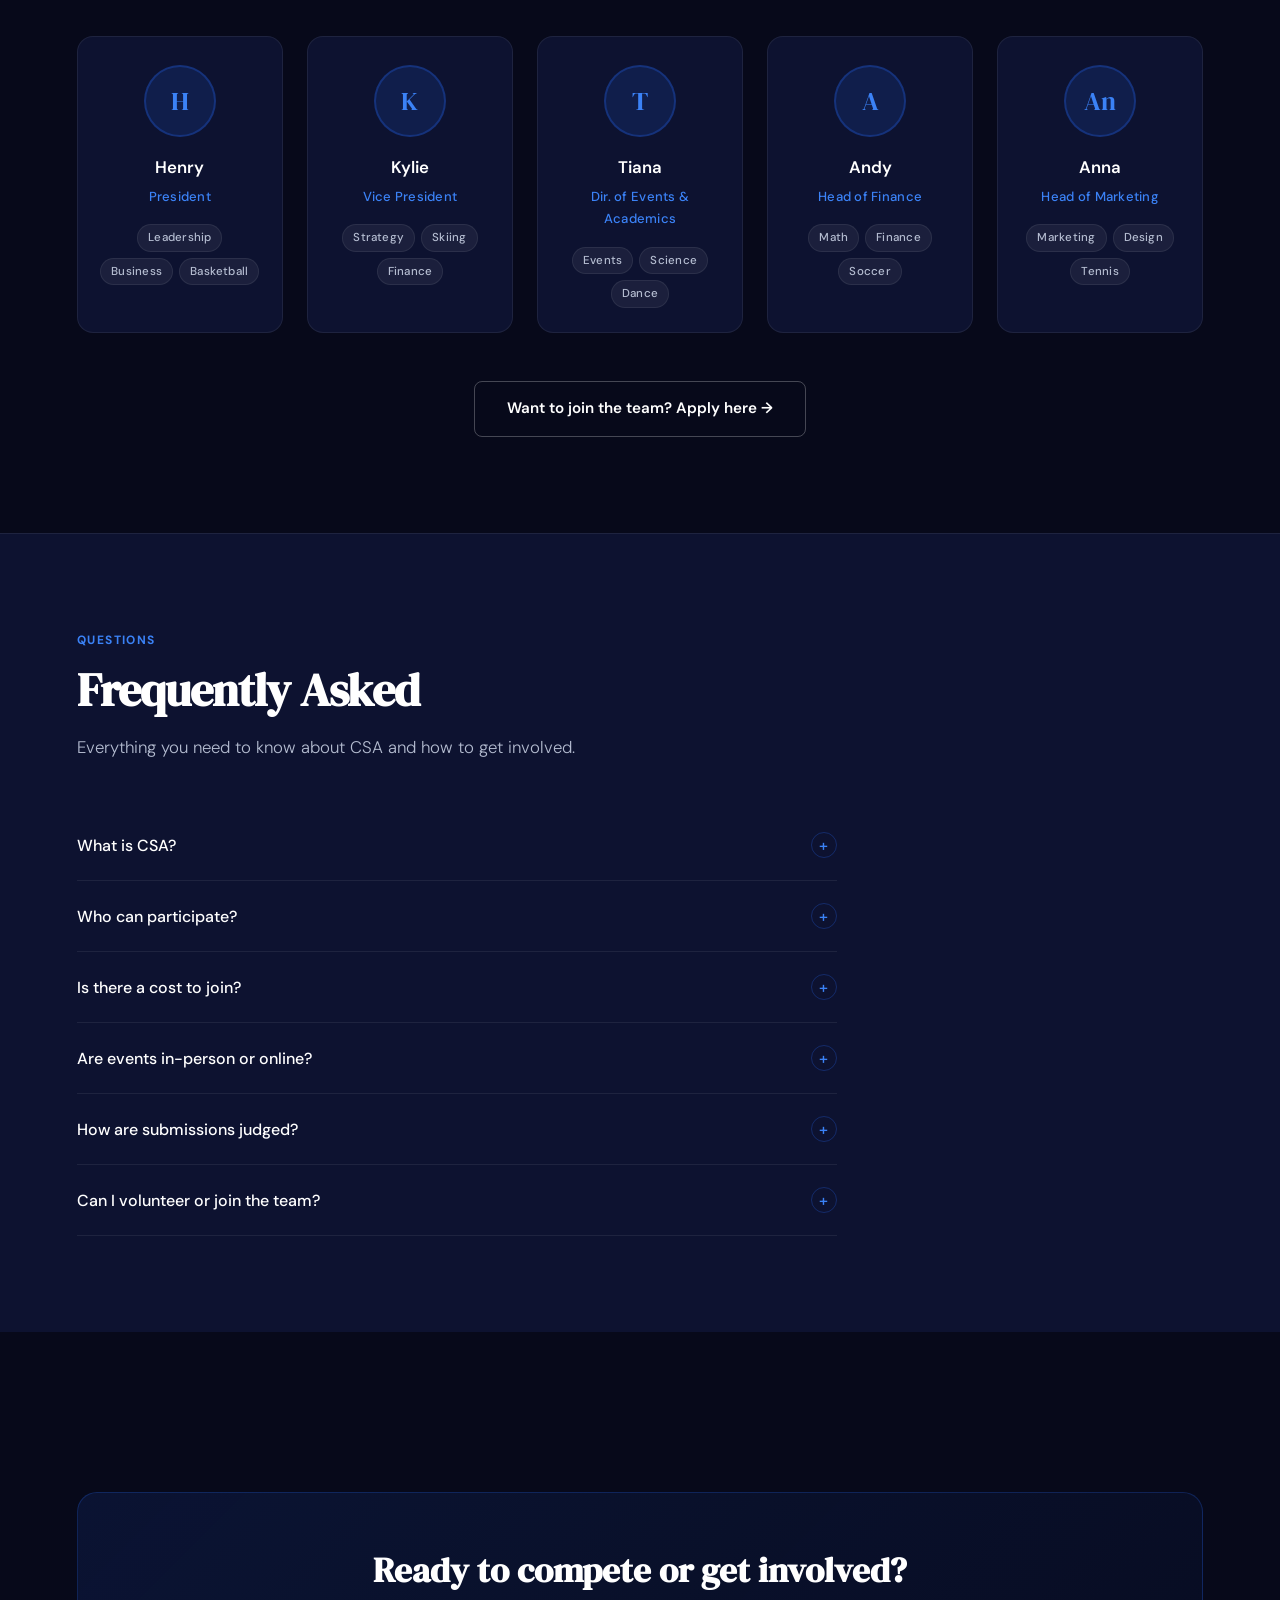
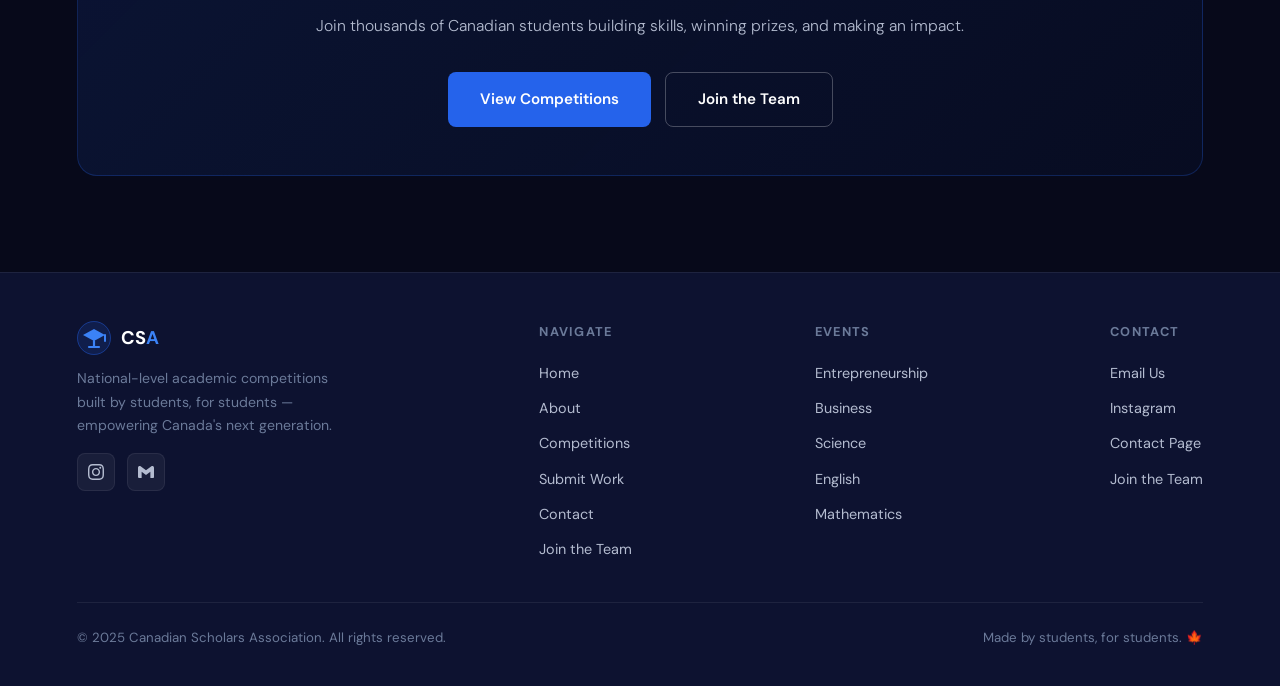
<file: about.html>
<!DOCTYPE html>
<html lang="en">
<head>
<meta charset="UTF-8"/>
<meta name="viewport" content="width=device-width, initial-scale=1.0"/>
<title>About — CSA</title>
<link rel="icon" type="image/png" href="csa-logo.png"/>
<link rel="preconnect" href="https://fonts.googleapis.com"/>
<link rel="preconnect" href="https://fonts.gstatic.com" crossorigin/>
<link href="https://fonts.googleapis.com/css2?family=DM+Sans:ital,opsz,wght@0,9..40,300;0,9..40,400;0,9..40,500;0,9..40,600;0,9..40,700;1,9..40,300&family=DM+Serif+Display:ital@0;1&display=swap" rel="stylesheet"/>
<link rel="stylesheet" href="styles.css"/>
<style>
.page-hero {
  padding: calc(68px + 5rem) 6% 5rem;
}
.about-intro-grid {
  display: grid;
  grid-template-columns: 1fr 1fr;
  gap: 5rem;
  align-items: center;
  margin-top: 3rem;
}
.about-intro-text h2 {
  font-family: var(--font-serif);
  font-size: clamp(1.8rem, 3.5vw, 2.6rem);
  line-height: 1.2;
  color: var(--white);
  margin-bottom: 1.2rem;
  letter-spacing: -.02em;
}
.about-intro-text p {
  color: var(--grey);
  font-size: 1rem;
  line-height: 1.8;
  margin-bottom: 1rem;
  font-weight: 300;
}
.about-values {
  display: flex;
  flex-direction: column;
  gap: 16px;
}
.value-item {
  display: flex;
  align-items: flex-start;
  gap: 14px;
  background: var(--bg3);
  border: 1px solid var(--border);
  border-radius: 12px;
  padding: 18px 20px;
  transition: border-color .2s;
}
.value-item:hover { border-color: var(--border2); }
.value-dot {
  width: 36px;
  height: 36px;
  min-width: 36px;
  border-radius: 8px;
  background: rgba(37,99,235,0.12);
  border: 1px solid rgba(37,99,235,0.25);
  display: flex;
  align-items: center;
  justify-content: center;
  font-size: 1rem;
}
.value-item h4 {
  font-size: .92rem;
  font-weight: 600;
  color: var(--white);
  margin-bottom: .2rem;
}
.value-item p {
  font-size: .85rem;
  color: var(--grey);
  line-height: 1.6;
  margin: 0;
}
.team-card-bar { position:absolute;top:0;left:0;right:0;height:3px;background:linear-gradient(90deg,var(--blue),var(--blue-light));opacity:0;transition:opacity .25s }
.cta-strip {
  background: linear-gradient(135deg, rgba(37,99,235,0.12) 0%, rgba(37,99,235,0.04) 100%);
  border: 1px solid rgba(37,99,235,0.25);
  border-radius: 20px;
  padding: 48px 40px;
  text-align: center;
  margin-top: 4rem;
}
.cta-strip h3 {
  font-family: var(--font-serif);
  font-size: clamp(1.6rem, 3vw, 2.2rem);
  color: var(--white);
  margin-bottom: .75rem;
}
.cta-strip p {
  color: var(--grey);
  font-size: .98rem;
  margin-bottom: 2rem;
  font-weight: 300;
}
.cta-strip .btn-group {
  display: flex;
  gap: 14px;
  justify-content: center;
  flex-wrap: wrap;
}
.section-label { font-size: .75rem; font-weight: 700; letter-spacing: .12em; text-transform: uppercase; color: var(--blue-light); margin-bottom: .8rem; }
.section-title { font-family: var(--font-serif); font-size: clamp(2rem,4vw,2.9rem); line-height: 1.18; letter-spacing: -.02em; color: var(--white); margin-bottom: 1rem; }
.section-sub   { color: var(--grey); font-size: 1.05rem; max-width: 560px; font-weight: 300; }
@media(max-width:800px){
  .about-intro-grid { grid-template-columns: 1fr; gap: 2.5rem; }
}
@media(max-width:700px){
  .cta-strip { padding: 32px 22px; }
}
</style>
</head>
<body>

<nav id="navbar">
  <a href="index.html" class="nav-logo">
    <svg viewBox="0 0 34 34" fill="none" xmlns="http://www.w3.org/2000/svg">
      <circle cx="17" cy="17" r="17" fill="#2563eb" fill-opacity=".15"/>
      <circle cx="17" cy="17" r="16.5" stroke="#2563eb" stroke-opacity=".4"/>
      <polygon points="17,8 28,14 17,20 6,14" fill="#3b82f6"/>
      <line x1="17" y1="20" x2="17" y2="26" stroke="#3b82f6" stroke-width="2.2" stroke-linecap="round"/>
      <line x1="12" y1="26" x2="22" y2="26" stroke="#3b82f6" stroke-width="2.2" stroke-linecap="round"/>
      <line x1="28" y1="14" x2="28" y2="20" stroke="#3b82f6" stroke-width="2" stroke-linecap="round"/>
    </svg>
    <span class="nav-logo-text">CS<em>A</em></span>
  </a>
  <button class="nav-toggle" id="menuToggle" aria-label="Menu">
    <span></span><span></span><span></span>
  </button>
  <ul class="nav-links" id="navLinks">
    <li><a href="index.html">Home</a></li>
    <li><a href="about.html" class="active">About</a></li>
    <li><a href="competitions.html">Competitions</a></li>
    <li><a href="contact.html">Contact</a></li>
    <li><a href="competitions.html#register" class="btn-primary" style="padding:8px 20px;font-size:.88rem;border-radius:6px">Register</a></li>
  </ul>
</nav>

<!-- PAGE HERO -->
<div class="page-hero">
  <div class="page-hero-inner">
    <div class="section-label">Our Story</div>
    <h1 class="hero-title" style="font-size:clamp(2.2rem,5vw,3.8rem)">About <em>CSA</em></h1>
    <p class="hero-sub" style="margin-bottom:0">Student-led. Nationally recognized. Built to give every Canadian student a stage.</p>
  </div>
</div>

<!-- WHO WE ARE -->
<section style="padding:96px 6%;background:var(--bg)">
  <div class="section-label">Who We Are</div>
  <div class="about-intro-grid">
    <div class="about-intro-text">
      <h2>Built from a belief that every student deserves a stage.</h2>
      <p>The Canadian Scholars Association was founded by a group of students who noticed a gap: high-quality academic competitions existed, but they weren't accessible enough. Entry costs were high, opportunities were concentrated in major cities, and student-run voices were rare.</p>
      <p>So we built something different. CSA is entirely student-led, deliberately affordable at $20 per event, and fully online — so a student in Halifax has the same shot as one in Vancouver.</p>
      <p>We host competitions in Entrepreneurship, Business, Science, English, Mathematics, and more. Every event comes with real prizes, official certificates, and feedback from judges who care.</p>
    </div>
    <div class="about-values">
      <div class="value-item">
        <div class="value-dot">🎯</div>
        <div>
          <h4>Accessibility First</h4>
          <p>A $20 fee and fully online format means geography and finances never block a great student.</p>
        </div>
      </div>
      <div class="value-item">
        <div class="value-dot">🏆</div>
        <div>
          <h4>Real Stakes, Real Rewards</h4>
          <p>Cash prizes, certificates, and genuine judge feedback — not participation trophies.</p>
        </div>
      </div>
      <div class="value-item">
        <div class="value-dot">🤝</div>
        <div>
          <h4>Student-Led, Always</h4>
          <p>Every person at CSA is a student. We understand what students actually need.</p>
        </div>
      </div>
      <div class="value-item">
        <div class="value-dot">🍁</div>
        <div>
          <h4>Truly National</h4>
          <p>From coast to coast — any Canadian secondary or post-secondary student can compete.</p>
        </div>
      </div>
    </div>
  </div>
</section>

<!-- STATS -->
<section style="background:var(--bg2);border-top:1px solid var(--border);border-bottom:1px solid var(--border);padding-top:0;padding-bottom:0">
  <div class="stats-grid" style="border:none;border-radius:0;margin:0">
    <div class="stat-item">
      <div class="stat-num"><span class="accent"></span> National</div>
      <div class="stat-label">Reach Across Canada</div>
    </div>
    <div class="stat-item">
      <div class="stat-num"><span class="accent">7</span>+</div>
      <div class="stat-label">Unique Events</div>
    </div>
    <div class="stat-item">
      <div class="stat-num">100<span class="accent">%</span></div>
      <div class="stat-label">Student-Led</div>
    </div>
    <div class="stat-item">
      <div class="stat-num"><span class="accent">$</span>20</div>
      <div class="stat-label">To Participate</div>
    </div>
  </div>
</section>

<!-- TEAM -->
<section id="team" style="padding:96px 6%;background:var(--bg)">
  <div class="section-label">The People Behind CSA</div>
  <h2 class="section-title">Meet the Team</h2>
  <p class="section-sub">A passionate group of students driving CSA's mission from coast to coast. Tags highlight what they love outside of CSA.</p>
  <div class="team-grid">
    <div class="team-card">
      <div class="team-card-bar"></div>
      <div class="team-avatar">H</div>
      <h3>Henry</h3>
      <div class="team-role">President</div>
      <div class="team-tags">
        <span class="tag">Leadership</span>
        <span class="tag">Business</span>
        <span class="tag">Basketball</span>
      </div>
    </div>
    <div class="team-card">
      <div class="team-card-bar"></div>
      <div class="team-avatar">K</div>
      <h3>Kylie</h3>
      <div class="team-role">Vice President</div>
      <div class="team-tags">
        <span class="tag">Strategy</span>
        <span class="tag">Skiing</span>
        <span class="tag">Finance</span>
      </div>
    </div>
    <div class="team-card">
      <div class="team-card-bar"></div>
      <div class="team-avatar">T</div>
      <h3>Tiana</h3>
      <div class="team-role">Dir. of Events &amp; Academics</div>
      <div class="team-tags">
        <span class="tag">Events</span>
        <span class="tag">Science</span>
        <span class="tag">Dance</span>
      </div>
    </div>
    <div class="team-card">
      <div class="team-card-bar"></div>
      <div class="team-avatar">A</div>
      <h3>Andy</h3>
      <div class="team-role">Head of Finance</div>
      <div class="team-tags">
        <span class="tag">Math</span>
        <span class="tag">Finance</span>
        <span class="tag">Soccer</span>
      </div>
    </div>
    <div class="team-card">
      <div class="team-card-bar"></div>
      <div class="team-avatar">An</div>
      <h3>Anna</h3>
      <div class="team-role">Head of Marketing</div>
      <div class="team-tags">
        <span class="tag">Marketing</span>
        <span class="tag">Design</span>
        <span class="tag">Tennis</span>
      </div>
    </div>
  </div>
  <div style="text-align:center;margin-top:3rem">
    <a href="apply.html" class="btn-outline">Want to join the team? Apply here →</a>
  </div>
</section>

<!-- FAQ -->
<section id="faq" style="padding:96px 6%;background:var(--bg2);border-top:1px solid var(--border)">
  <div class="section-label">Questions</div>
  <h2 class="section-title">Frequently Asked</h2>
  <p class="section-sub">Everything you need to know about CSA and how to get involved.</p>
  <div class="faq-list" id="faqList">
    <div class="faq-item">
      <button class="faq-q">What is CSA? <span class="faq-icon">+</span></button>
      <div class="faq-body"><p>The Canadian Scholars Association (CSA) is a national, student-run organization dedicated to providing high-quality academic competitions and enrichment programs for students across Canada. We host events in Entrepreneurship, Business, Science, English, and more.</p></div>
    </div>
    <div class="faq-item">
      <button class="faq-q">Who can participate? <span class="faq-icon">+</span></button>
      <div class="faq-body"><p>CSA events are open to all Canadian students at the secondary and post-secondary level. Whether you're in Grade 9 or finishing your undergraduate degree, there's a place for you at CSA.</p></div>
    </div>
    <div class="faq-item">
      <button class="faq-q">Is there a cost to join? <span class="faq-icon">+</span></button>
      <div class="faq-body"><p>There is a $20 participation fee per event. This helps cover platform costs and prizes while keeping CSA accessible to as many students as possible. Our team volunteers their time to ensure the fee goes directly toward your experience.</p></div>
    </div>
    <div class="faq-item">
      <button class="faq-q">Are events in-person or online? <span class="faq-icon">+</span></button>
      <div class="faq-body"><p>CSA events are primarily held online to ensure every student across Canada can participate regardless of location. Some regional in-person events may be announced in the future — stay tuned!</p></div>
    </div>
    <div class="faq-item">
      <button class="faq-q">How are submissions judged? <span class="faq-icon">+</span></button>
      <div class="faq-body"><p>All submissions are reviewed by a panel of judges with relevant expertise. Each entry is scored on a rubric tailored to the event. All participants receive an official certificate, and top performers are awarded cash prizes and national recognition.</p></div>
    </div>
    <div class="faq-item">
      <button class="faq-q">Can I volunteer or join the team? <span class="faq-icon">+</span></button>
      <div class="faq-body"><p>Absolutely. We're always looking for motivated students to help organize events, judge competitions, or support marketing and outreach. Visit the <a href="apply.html" style="color:var(--blue-light)">Apply page</a> to get started.</p></div>
    </div>
  </div>
</section>

<!-- CTA -->
<section style="padding:96px 6%;background:var(--bg)">
  <div class="cta-strip">
    <h3>Ready to compete or get involved?</h3>
    <p>Join thousands of Canadian students building skills, winning prizes, and making an impact.</p>
    <div class="btn-group">
      <a href="competitions.html" class="btn-primary">View Competitions</a>
      <a href="apply.html" class="btn-outline">Join the Team</a>
    </div>
  </div>
</section>

<!-- FOOTER -->
<footer>
  <div class="footer-inner">
    <div class="footer-brand">
      <a href="index.html" class="nav-logo">
        <svg viewBox="0 0 34 34" fill="none" xmlns="http://www.w3.org/2000/svg" width="30" height="30">
          <circle cx="17" cy="17" r="17" fill="#2563eb" fill-opacity=".15"/>
          <circle cx="17" cy="17" r="16.5" stroke="#2563eb" stroke-opacity=".4"/>
          <polygon points="17,8 28,14 17,20 6,14" fill="#3b82f6"/>
          <line x1="17" y1="20" x2="17" y2="26" stroke="#3b82f6" stroke-width="2.2" stroke-linecap="round"/>
          <line x1="12" y1="26" x2="22" y2="26" stroke="#3b82f6" stroke-width="2.2" stroke-linecap="round"/>
          <line x1="28" y1="14" x2="28" y2="20" stroke="#3b82f6" stroke-width="2" stroke-linecap="round"/>
        </svg>
        <span class="nav-logo-text">CS<em>A</em></span>
      </a>
      <p>National-level academic competitions built by students, for students — empowering Canada's next generation.</p>
      <div class="footer-socials">
        <a href="https://www.instagram.com/csa.official2026?igsh=MXdleGoxeGs4dHlk" target="_blank" class="social-btn" title="Instagram">
          <svg viewBox="0 0 24 24" xmlns="http://www.w3.org/2000/svg"><path d="M12 2.163c3.204 0 3.584.012 4.85.07 3.252.148 4.771 1.691 4.919 4.919.058 1.265.069 1.645.069 4.849 0 3.205-.012 3.584-.069 4.849-.149 3.225-1.664 4.771-4.919 4.919-1.266.058-1.644.07-4.85.07-3.204 0-3.584-.012-4.849-.07-3.26-.149-4.771-1.699-4.919-4.92-.058-1.265-.07-1.644-.07-4.849 0-3.204.013-3.583.07-4.849.149-3.227 1.664-4.771 4.919-4.919 1.266-.057 1.645-.069 4.849-.069zm0-2.163c-3.259 0-3.667.014-4.947.072-4.358.2-6.78 2.618-6.98 6.98-.059 1.281-.073 1.689-.073 4.948 0 3.259.014 3.668.072 4.948.2 4.358 2.618 6.78 6.98 6.98 1.281.058 1.689.072 4.948.072 3.259 0 3.668-.014 4.948-.072 4.354-.2 6.782-2.618 6.979-6.98.059-1.28.073-1.689.073-4.948 0-3.259-.014-3.667-.072-4.947-.196-4.354-2.617-6.78-6.979-6.98-1.281-.059-1.69-.073-4.949-.073zm0 5.838c-3.403 0-6.162 2.759-6.162 6.162s2.759 6.163 6.162 6.163 6.162-2.759 6.162-6.163c0-3.403-2.759-6.162-6.162-6.162zm0 10.162c-2.209 0-4-1.79-4-4 0-2.209 1.791-4 4-4s4 1.791 4 4c0 2.21-1.791 4-4 4zm6.406-11.845c-.796 0-1.441.645-1.441 1.44s.645 1.44 1.441 1.44c.795 0 1.439-.645 1.439-1.44s-.644-1.44-1.439-1.44z"/></svg>
        </a>
        <a href="mailto:canadianscholarsassociation@gmail.com" class="social-btn" title="Email">
          <svg viewBox="0 0 24 24" xmlns="http://www.w3.org/2000/svg"><path d="M24 5.457v13.909c0 .904-.732 1.636-1.636 1.636h-3.819V11.73L12 16.64l-6.545-4.91v9.273H1.636A1.636 1.636 0 0 1 0 19.366V5.457c0-2.023 2.309-3.178 3.927-1.964L5.455 4.64 12 9.548l6.545-4.910 1.528-1.145C21.69 2.28 24 3.434 24 5.457z"/></svg>
        </a>
      </div>
    </div>
    <div class="footer-links">
      <h4>Navigate</h4>
      <ul>
        <li><a href="index.html">Home</a></li>
        <li><a href="about.html">About</a></li>
        <li><a href="competitions.html">Competitions</a></li>
        <li><a href="submit.html">Submit Work</a></li>
        <li><a href="contact.html">Contact</a></li>
        <li><a href="apply.html">Join the Team</a></li>
      </ul>
    </div>
    <div class="footer-links">
      <h4>Events</h4>
      <ul>
        <li><a href="competitions.html">Entrepreneurship</a></li>
        <li><a href="competitions.html">Business</a></li>
        <li><a href="competitions.html">Science</a></li>
        <li><a href="competitions.html">English</a></li>
        <li><a href="competitions.html">Mathematics</a></li>
      </ul>
    </div>
    <div class="footer-links">
      <h4>Contact</h4>
      <ul>
        <li><a href="mailto:canadianscholarsassociation@gmail.com">Email Us</a></li>
        <li><a href="https://www.instagram.com/csa.official2026" target="_blank">Instagram</a></li>
        <li><a href="contact.html">Contact Page</a></li>
        <li><a href="apply.html">Join the Team</a></li>
      </ul>
    </div>
  </div>
  <div class="footer-bottom">
    <p>&copy; 2025 Canadian Scholars Association. All rights reserved.</p>
    <p>Made by students, for students. <span class="accent">🍁</span></p>
  </div>
</footer>

<script src="shared.js"></script>
</body>
</html>
</file>
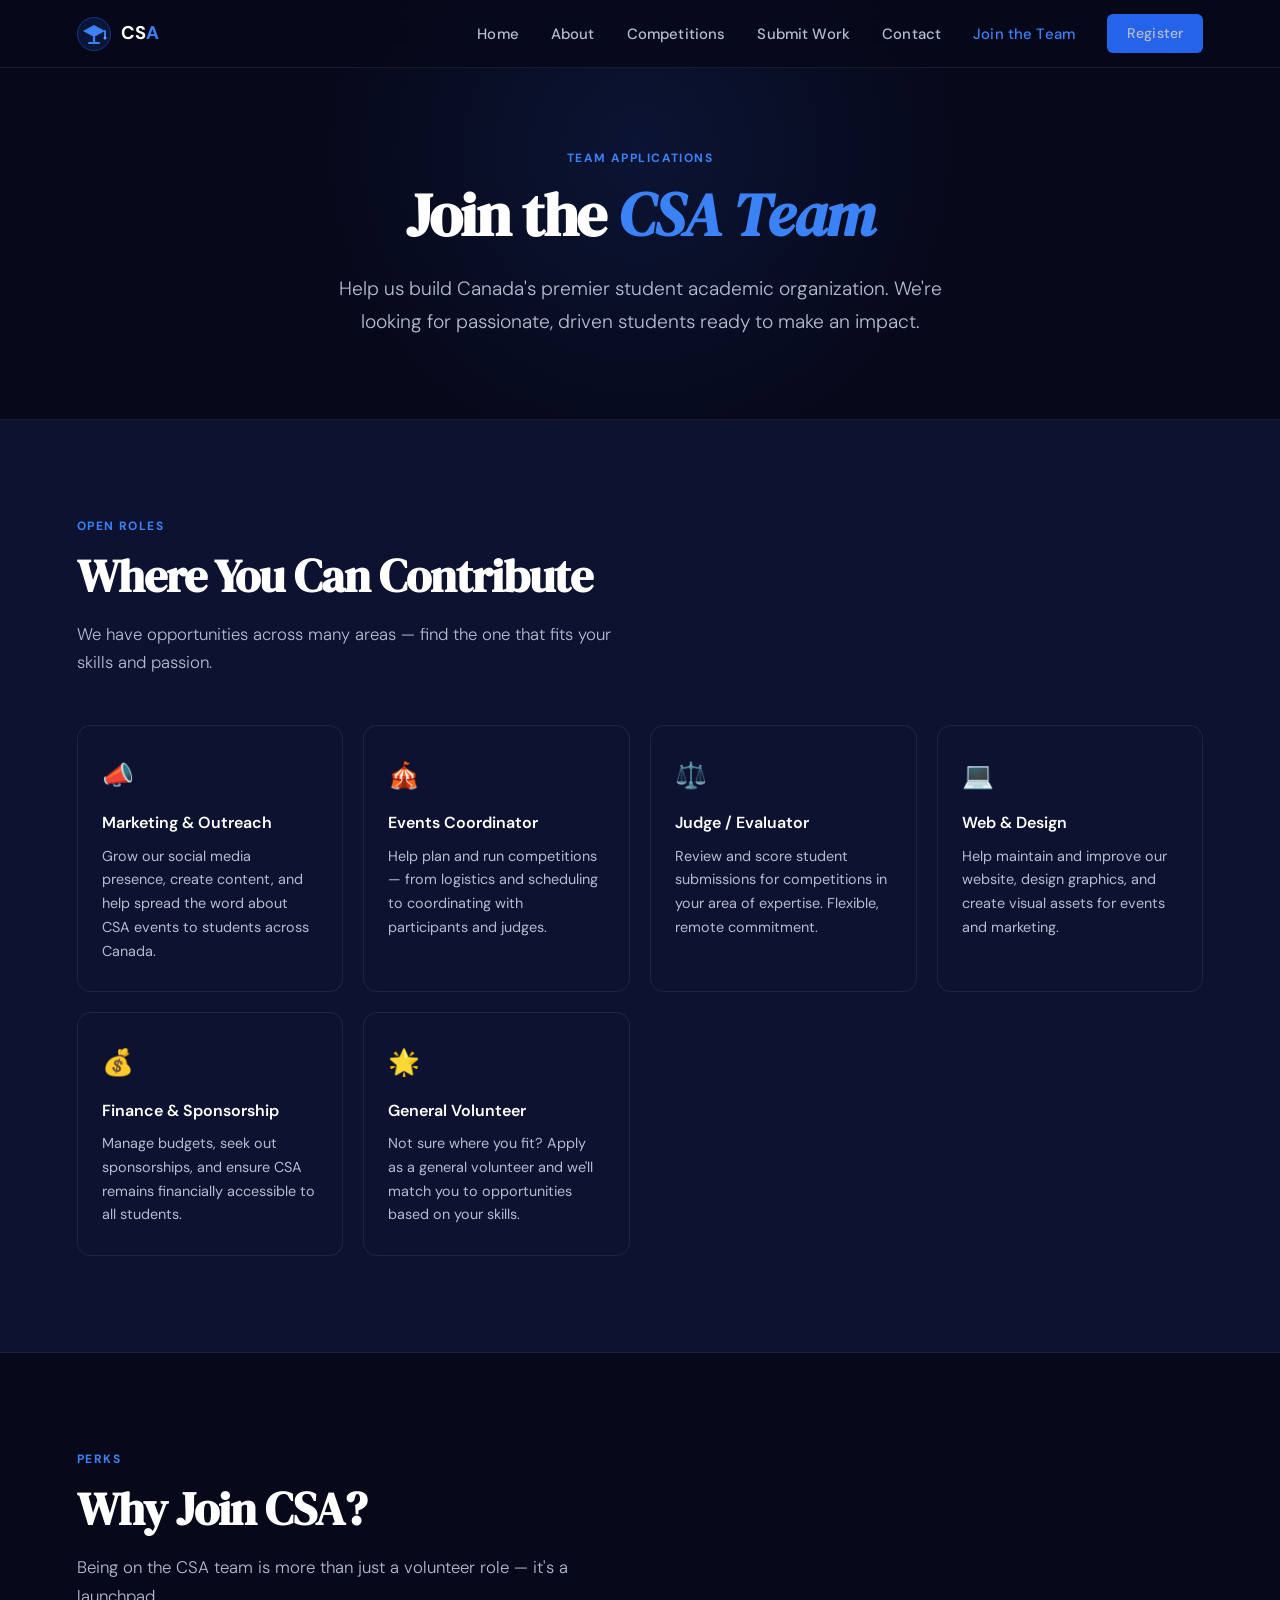
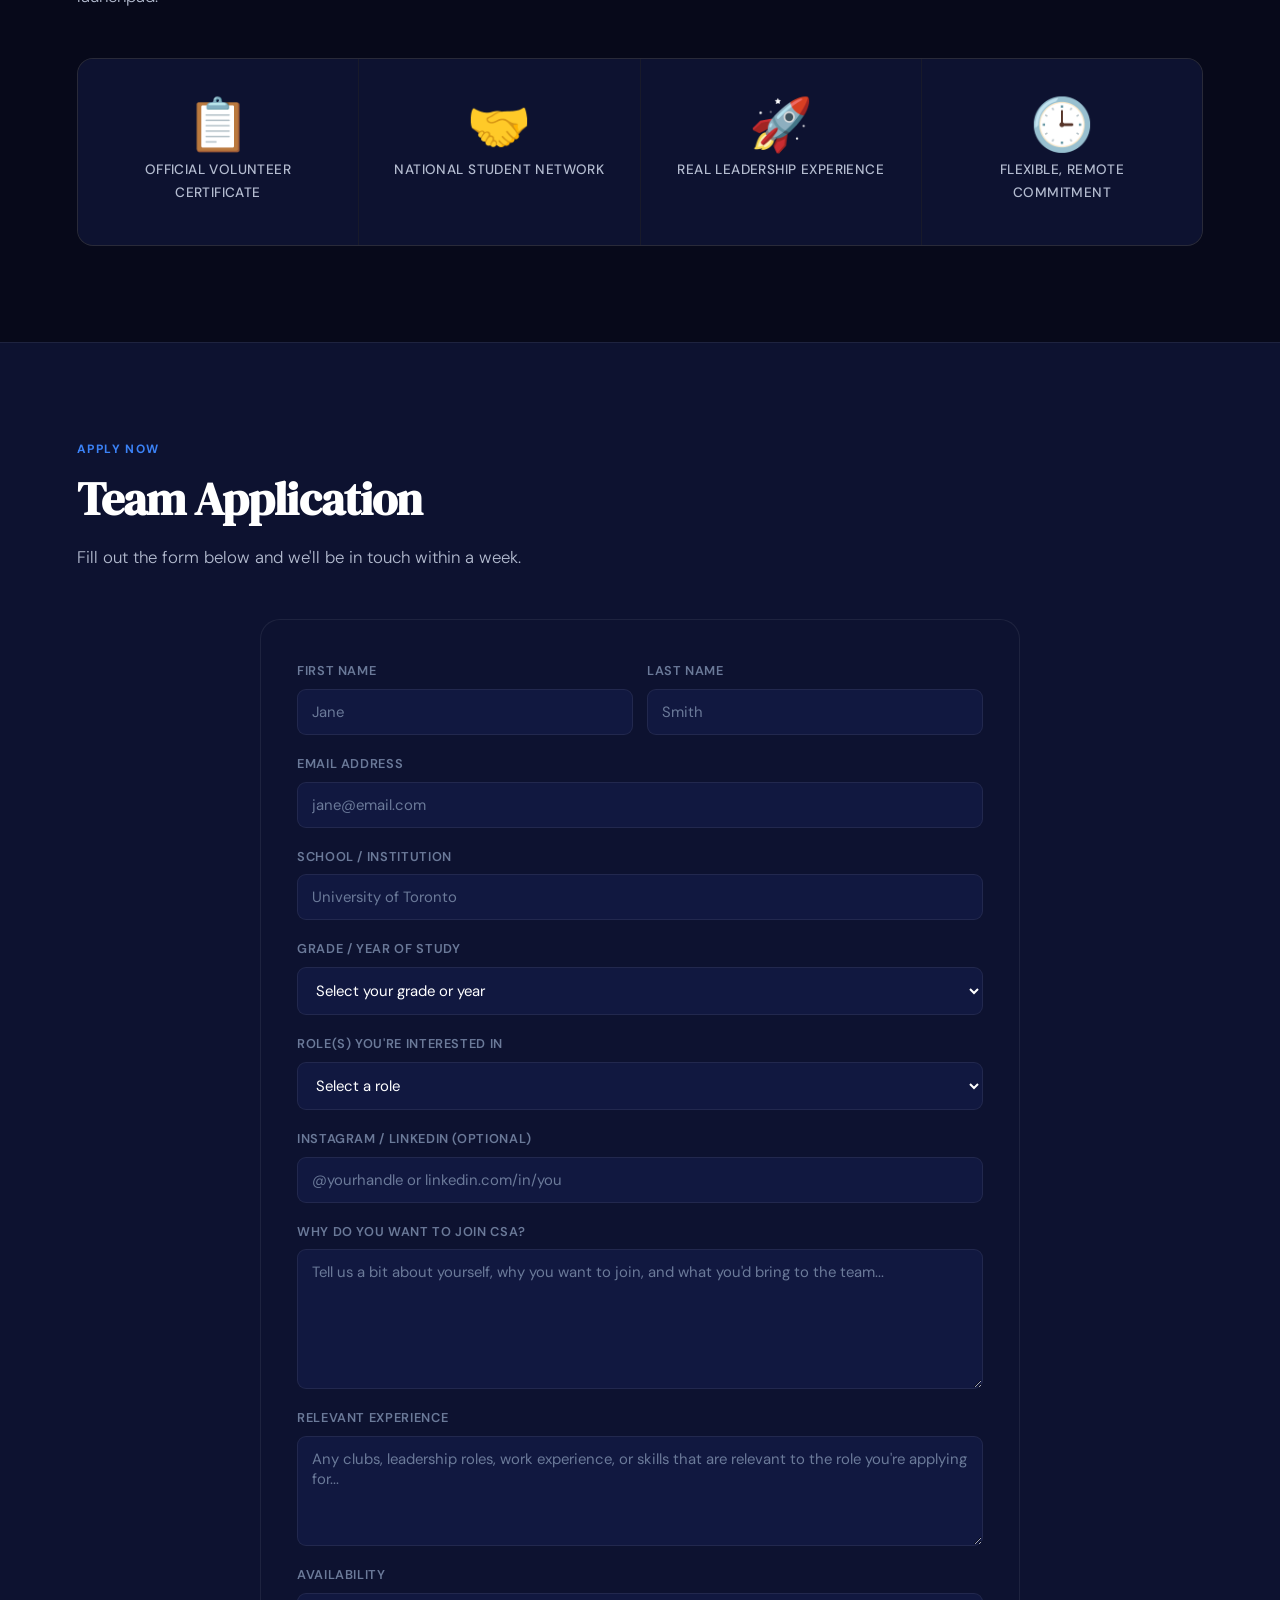
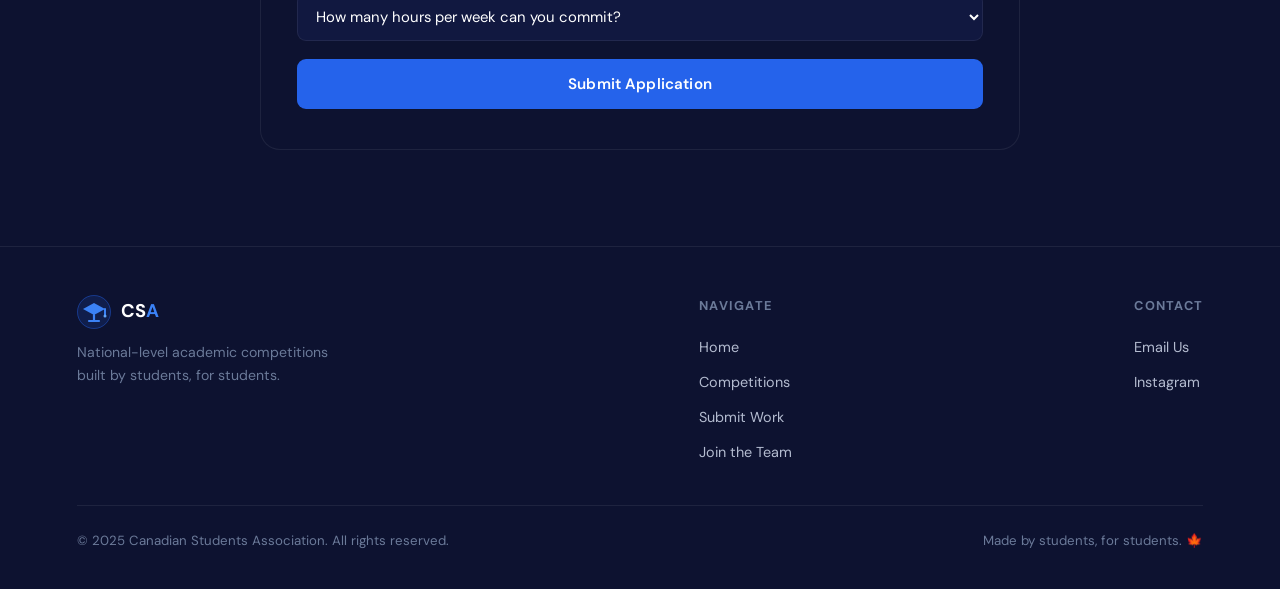
<file: apply.html>
<!DOCTYPE html>
<html lang="en">
<head>
<meta charset="UTF-8"/>
<meta name="viewport" content="width=device-width, initial-scale=1.0"/>
<title>Join the Team — CSA</title>
<link rel="icon" type="image/png" href="csa-logo.png"/>
<link rel="preconnect" href="https://fonts.googleapis.com"/>
<link rel="preconnect" href="https://fonts.gstatic.com" crossorigin/>
<link href="https://fonts.googleapis.com/css2?family=DM+Sans:ital,opsz,wght@0,9..40,300;0,9..40,400;0,9..40,500;0,9..40,600;0,9..40,700;1,9..40,300&family=DM+Serif+Display:ital@0;1&display=swap" rel="stylesheet"/>
<link rel="stylesheet" href="styles.css"/>
</head>
<body>

<nav id="navbar">
  <a href="index.html" class="nav-logo">
    <svg viewBox="0 0 34 34" fill="none" xmlns="http://www.w3.org/2000/svg">
      <circle cx="17" cy="17" r="17" fill="#2563eb" fill-opacity=".15"/>
      <circle cx="17" cy="17" r="16.5" stroke="#2563eb" stroke-opacity=".4"/>
      <polygon points="17,8 28,14 17,20 6,14" fill="#3b82f6"/>
      <line x1="17" y1="20" x2="17" y2="26" stroke="#3b82f6" stroke-width="2.2" stroke-linecap="round"/>
      <line x1="12" y1="26" x2="22" y2="26" stroke="#3b82f6" stroke-width="2.2" stroke-linecap="round"/>
      <line x1="28" y1="14" x2="28" y2="20" stroke="#3b82f6" stroke-width="2" stroke-linecap="round"/>
      <circle cx="28" cy="21" r="1.5" fill="#60a5fa"/>
    </svg>
    <span class="nav-logo-text">CS<em>A</em></span>
  </a>
  <button class="nav-toggle" id="menuToggle" aria-label="Menu">
    <span></span><span></span><span></span>
  </button>
  <ul class="nav-links" id="navLinks">
    <li><a href="index.html">Home</a></li>
     <li><a href="about.html">About</a></li>
    <li><a href="competitions.html">Competitions</a></li>
    <li><a href="submit.html" >Submit Work</a></li>
    <li><a href="contact.html">Contact</a></li>
    <li><a href="apply.html"class="active">Join the Team</a></li>
    <li><a href="competitions.html#register" class="btn-primary" style="padding:8px 20px;font-size:.88rem;border-radius:6px">Register</a></li>
  </ul>
</nav>

<!-- PAGE HERO -->
<div class="page-hero">
  <div class="page-hero-inner">
    <div class="section-label">Team Applications</div>
    <h1 class="hero-title" style="font-size:clamp(2.2rem,5vw,3.8rem)">Join the <em>CSA Team</em></h1>
    <p class="hero-sub" style="margin-bottom:0">Help us build Canada's premier student academic organization. We're looking for passionate, driven students ready to make an impact.</p>
  </div>
</div>

<!-- ROLES -->
<section style="background:var(--bg2);border-bottom:1px solid var(--border)">
  <div class="section-label">Open Roles</div>
  <h2 class="section-title">Where You Can Contribute</h2>
  <p class="section-sub">We have opportunities across many areas — find the one that fits your skills and passion.</p>
  <div class="info-grid" style="margin-top:3rem">
    <div class="info-card">
      <div class="info-icon">📣</div>
      <h3>Marketing &amp; Outreach</h3>
      <p>Grow our social media presence, create content, and help spread the word about CSA events to students across Canada.</p>
    </div>
    <div class="info-card">
      <div class="info-icon">🎪</div>
      <h3>Events Coordinator</h3>
      <p>Help plan and run competitions — from logistics and scheduling to coordinating with participants and judges.</p>
    </div>
    <div class="info-card">
      <div class="info-icon">⚖️</div>
      <h3>Judge / Evaluator</h3>
      <p>Review and score student submissions for competitions in your area of expertise. Flexible, remote commitment.</p>
    </div>
    <div class="info-card">
      <div class="info-icon">💻</div>
      <h3>Web &amp; Design</h3>
      <p>Help maintain and improve our website, design graphics, and create visual assets for events and marketing.</p>
    </div>
    <div class="info-card">
      <div class="info-icon">💰</div>
      <h3>Finance &amp; Sponsorship</h3>
      <p>Manage budgets, seek out sponsorships, and ensure CSA remains financially accessible to all students.</p>
    </div>
    <div class="info-card">
      <div class="info-icon">🌟</div>
      <h3>General Volunteer</h3>
      <p>Not sure where you fit? Apply as a general volunteer and we'll match you to opportunities based on your skills.</p>
    </div>
  </div>
</section>

<!-- WHY JOIN -->
<section style="background:var(--bg)">
  <div class="section-label">Perks</div>
  <h2 class="section-title">Why Join CSA?</h2>
  <p class="section-sub">Being on the CSA team is more than just a volunteer role — it's a launchpad.</p>
  <div class="stats-grid">
    <div class="stat-item">
      <div class="stat-num">📋</div>
      <div class="stat-label">Official Volunteer Certificate</div>
    </div>
    <div class="stat-item">
      <div class="stat-num">🤝</div>
      <div class="stat-label">National Student Network</div>
    </div>
    <div class="stat-item">
      <div class="stat-num">🚀</div>
      <div class="stat-label">Real Leadership Experience</div>
    </div>
    <div class="stat-item">
      <div class="stat-num">🕒</div>
      <div class="stat-label">Flexible, Remote Commitment</div>
    </div>
  </div>
</section>

<!-- APPLICATION FORM -->
<section style="background:var(--bg2);border-top:1px solid var(--border)">
  <div class="section-label">Apply Now</div>
  <h2 class="section-title">Team Application</h2>
  <p class="section-sub">Fill out the form below and we'll be in touch within a week.</p>

  <div class="form-section">
    <div class="form-row">
      <div class="form-group">
        <label>First Name</label>
        <input type="text" placeholder="Jane" id="firstName"/>
      </div>
      <div class="form-group">
        <label>Last Name</label>
        <input type="text" placeholder="Smith" id="lastName"/>
      </div>
    </div>

    <div class="form-group">
      <label>Email Address</label>
      <input type="email" placeholder="jane@email.com" id="email"/>
    </div>

    <div class="form-group">
      <label>School / Institution</label>
      <input type="text" placeholder="University of Toronto" id="school"/>
    </div>

    <div class="form-group">
      <label>Grade / Year of Study</label>
      <select id="grade">
        <option value="" disabled selected>Select your grade or year</option>
        <option>Grade 9</option>
        <option>Grade 10</option>
        <option>Grade 11</option>
        <option>Grade 12</option>
        <option>1st Year University / College</option>
        <option>2nd Year University / College</option>
        <option>3rd Year University / College</option>
        <option>4th Year University / College</option>
        <option>Graduate Student</option>
      </select>
    </div>

    <div class="form-group">
      <label>Role(s) You're Interested In</label>
      <select id="role">
        <option value="" disabled selected>Select a role</option>
        <option value="marketing">Marketing &amp; Outreach</option>
        <option value="events">Events Coordinator</option>
        <option value="judge">Judge / Evaluator</option>
        <option value="web">Web &amp; Design</option>
        <option value="finance">Finance &amp; Sponsorship</option>
        <option value="volunteer">General Volunteer</option>
      </select>
    </div>

    <div class="form-group">
      <label>Instagram / LinkedIn (optional)</label>
      <input type="text" placeholder="@yourhandle or linkedin.com/in/you" id="social"/>
    </div>

    <div class="form-group">
      <label>Why do you want to join CSA?</label>
      <textarea placeholder="Tell us a bit about yourself, why you want to join, and what you'd bring to the team..." id="whyJoin" style="min-height:140px"></textarea>
    </div>

    <div class="form-group">
      <label>Relevant Experience</label>
      <textarea placeholder="Any clubs, leadership roles, work experience, or skills that are relevant to the role you're applying for..." id="experience"></textarea>
    </div>

    <div class="form-group">
      <label>Availability</label>
      <select id="availability">
        <option value="" disabled selected>How many hours per week can you commit?</option>
        <option>1–2 hours/week</option>
        <option>3–5 hours/week</option>
        <option>5–10 hours/week</option>
        <option>10+ hours/week</option>
      </select>
    </div>

    <button class="form-submit" id="applyBtn" onclick="handleApply()">Submit Application</button>
    <div class="form-toast" id="applyToast"></div>
  </div>
</section>

<!-- FOOTER -->
<footer>
  <div class="footer-inner">
    <div class="footer-brand">
      <a href="index.html" class="nav-logo">
        <svg viewBox="0 0 34 34" fill="none" xmlns="http://www.w3.org/2000/svg" width="30" height="30">
          <circle cx="17" cy="17" r="17" fill="#2563eb" fill-opacity=".15"/>
          <circle cx="17" cy="17" r="16.5" stroke="#2563eb" stroke-opacity=".4"/>
          <polygon points="17,8 28,14 17,20 6,14" fill="#3b82f6"/>
          <line x1="17" y1="20" x2="17" y2="26" stroke="#3b82f6" stroke-width="2.2" stroke-linecap="round"/>
          <line x1="12" y1="26" x2="22" y2="26" stroke="#3b82f6" stroke-width="2.2" stroke-linecap="round"/>
          <line x1="28" y1="14" x2="28" y2="20" stroke="#3b82f6" stroke-width="2" stroke-linecap="round"/>
          <circle cx="28" cy="21" r="1.5" fill="#60a5fa"/>
        </svg>
        <span class="nav-logo-text">CS<em>A</em></span>
      </a>
      <p>National-level academic competitions built by students, for students.</p>
    </div>
    <div class="footer-links">
      <h4>Navigate</h4>
      <ul>
        <li><a href="index.html">Home</a></li>
        <li><a href="competitions.html">Competitions</a></li>
        <li><a href="submit.html">Submit Work</a></li>
        <li><a href="apply.html">Join the Team</a></li>
      </ul>
    </div>
    <div class="footer-links">
      <h4>Contact</h4>
      <ul>
        <li><a href="mailto:canadianscholarsassociation@gmail.com">Email Us</a></li>
        <li><a href="https://www.instagram.com/csa.official2026" target="_blank">Instagram</a></li>
      </ul>
    </div>
  </div>
  <div class="footer-bottom">
    <p>&copy; 2025 Canadian Students Association. All rights reserved.</p>
    <p>Made by students, for students. <span class="accent">🍁</span></p>
  </div>
</footer>

<script src="shared.js"></script>
<script>
function handleApply() {
  var firstName = document.getElementById('firstName').value.trim();
  var lastName = document.getElementById('lastName').value.trim();
  var email = document.getElementById('email').value.trim();
  var school = document.getElementById('school').value.trim();
  var grade = document.getElementById('grade').value;
  var role = document.getElementById('role').value;
  var whyJoin = document.getElementById('whyJoin').value.trim();
  var toast = document.getElementById('applyToast');

  if (!firstName || !lastName || !email || !school || !grade || !role || !whyJoin) {
    toast.className = 'form-toast error';
    toast.style.display = 'block';
    toast.textContent = 'Please fill out all required fields.';
    return;
  }

  var btn = document.getElementById('applyBtn');
  btn.disabled = true;
  btn.textContent = 'Submitting…';
  setTimeout(function() {
    toast.className = 'form-toast success';
    toast.style.display = 'block';
    toast.textContent = '✓ Application received! We\'ll be in touch within a week.';
    btn.textContent = 'Application Sent!';
  }, 1500);
}
</script>
</body>
</html>
</file>
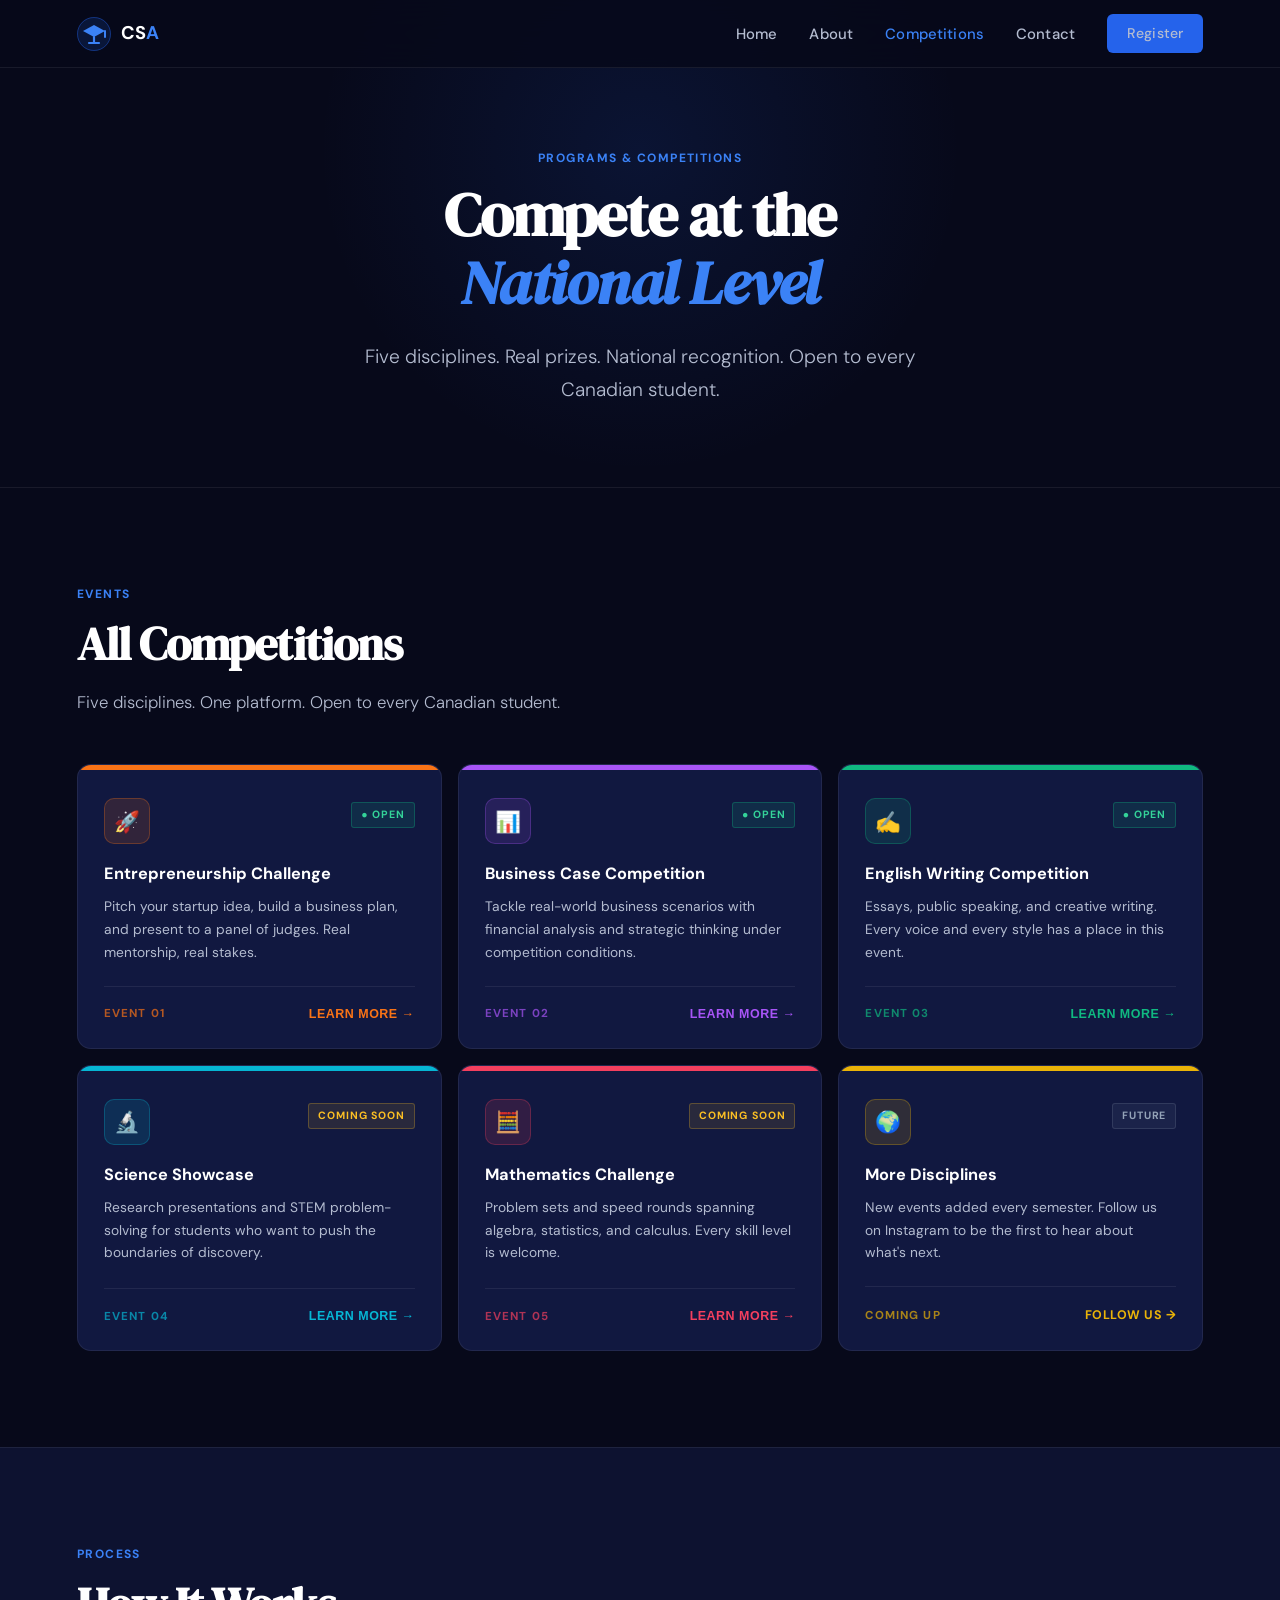
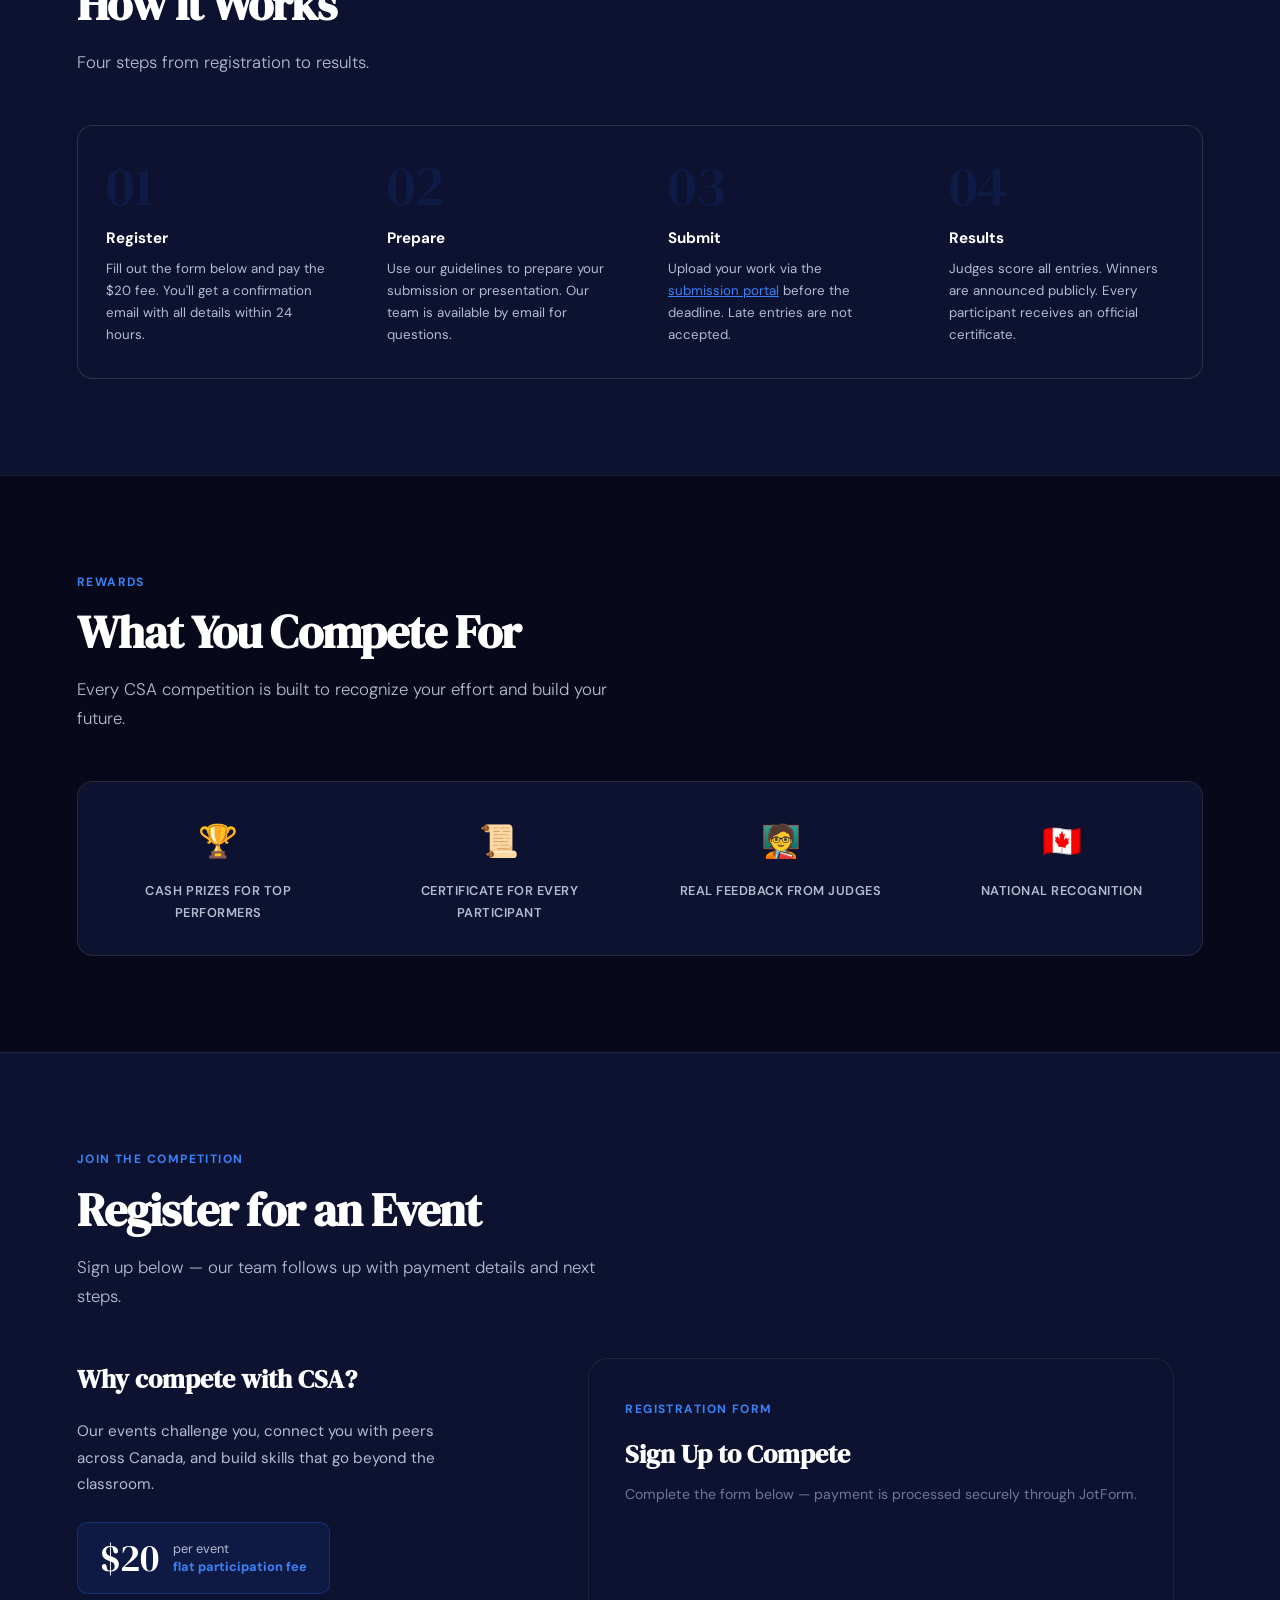
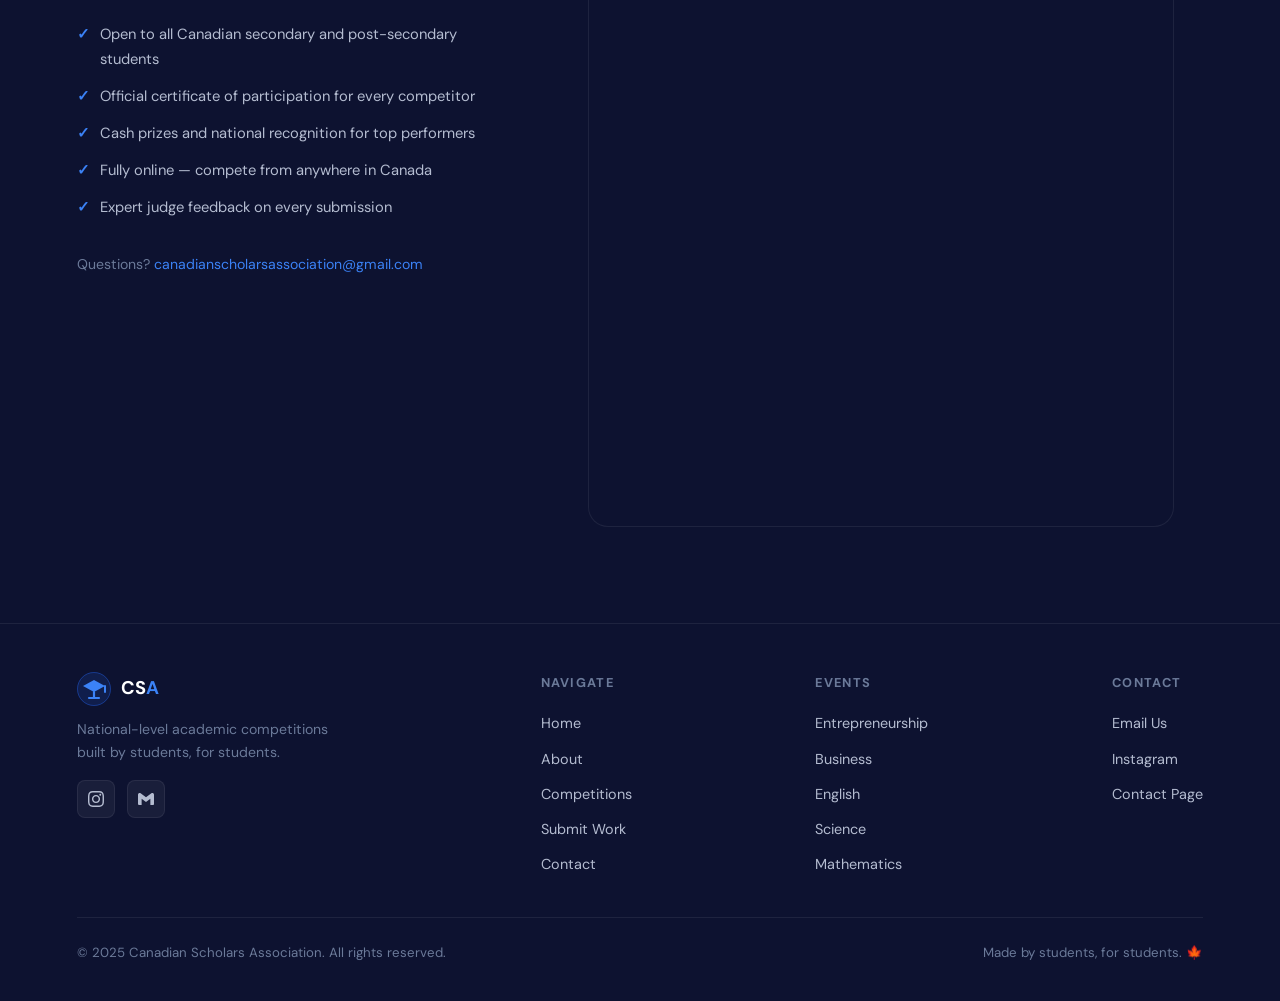
<file: competitions.html>
<!DOCTYPE html>
<html lang="en">
<head>
<meta charset="UTF-8"/>
<meta name="viewport" content="width=device-width, initial-scale=1.0"/>
<title>Competitions — CSA</title>
<link rel="icon" type="image/png" href="csa-logo.png"/>
<link rel="preconnect" href="https://fonts.googleapis.com"/>
<link rel="preconnect" href="https://fonts.gstatic.com" crossorigin/>
<link href="https://fonts.googleapis.com/css2?family=DM+Sans:ital,opsz,wght@0,9..40,300;0,9..40,400;0,9..40,500;0,9..40,600;0,9..40,700;1,9..40,300&family=DM+Serif+Display:ital@0;1&display=swap" rel="stylesheet"/>
<link rel="stylesheet" href="styles.css"/>
<style>
/* ── COMPETITION COLOR SYSTEM ── */
:root {
  --c-entrep:  #f97316;
  --c-biz:     #a855f7;
  --c-english: #10b981;
  --c-science: #06b6d4;
  --c-math:    #f43f5e;
  --c-more:    #eab308;
}

.page-hero { padding: calc(68px + 5rem) 6% 5rem; }

/* ── COMP CARDS GRID ── */
.comps-grid {
  display: grid;
  grid-template-columns: repeat(3, 1fr);
  gap: 16px;
  margin-top: 3rem;
}

.comp-card {
  background: var(--bg3);
  border: 1px solid var(--border);
  border-radius: 14px;
  overflow: hidden;
  transition: transform .3s, box-shadow .3s, border-color .3s;
  display: flex;
  flex-direction: column;
}
.comp-card:hover {
  transform: translateY(-5px);
  box-shadow: 0 16px 48px rgba(0,0,0,.4);
  border-color: var(--card-color);
}
.comp-card-top {
  height: 5px;
  background: var(--card-color);
  flex-shrink: 0;
}
.comp-card-body {
  padding: 28px 26px 24px;
  flex: 1;
  display: flex;
  flex-direction: column;
}
.comp-card-header {
  display: flex;
  align-items: flex-start;
  justify-content: space-between;
  gap: 10px;
  margin-bottom: 1rem;
}
.comp-card-icon-wrap {
  width: 46px; height: 46px;
  border-radius: 10px;
  display: flex; align-items: center; justify-content: center;
  font-size: 1.3rem;
  flex-shrink: 0;
  background: color-mix(in srgb, var(--card-color) 14%, transparent);
  border: 1px solid color-mix(in srgb, var(--card-color) 28%, transparent);
}
.comp-card-badge {
  font-size: .66rem; font-weight: 700; letter-spacing: .08em; text-transform: uppercase;
  padding: 3px 9px; border-radius: 3px; flex-shrink: 0; margin-top: 4px;
}
.badge-open   { background: rgba(16,185,129,.12); border: 1px solid rgba(16,185,129,.3); color: #34d399; }
.badge-soon   { background: rgba(251,191,36,.1);  border: 1px solid rgba(251,191,36,.25); color: #fbbf24; }
.badge-future { background: rgba(148,163,184,.08); border: 1px solid rgba(148,163,184,.18); color: #94a3b8; }

.comp-card h3 { font-size: 1.02rem; font-weight: 700; color: var(--white); margin-bottom: .45rem; }
.comp-card p  { font-size: .86rem; color: var(--grey); line-height: 1.65; flex: 1; }
.comp-card-footer {
  display: flex; align-items: center; justify-content: space-between;
  margin-top: 1.4rem; padding-top: 1.1rem;
  border-top: 1px solid var(--border);
}
.comp-card-num  { font-size: .72rem; font-weight: 700; letter-spacing: .1em; text-transform: uppercase; color: var(--card-color); opacity: .7; }
.comp-card-link {
  font-size: .78rem; font-weight: 700; letter-spacing: .04em; text-transform: uppercase;
  color: var(--card-color); text-decoration: none;
  display: inline-flex; align-items: center; gap: 4px;
  transition: opacity .2s; cursor: pointer; background: none; border: none; padding: 0;
}
.comp-card-link:hover { opacity: .7; }

.card-entrep  { --card-color: var(--c-entrep); }
.card-biz     { --card-color: var(--c-biz); }
.card-english { --card-color: var(--c-english); }
.card-science { --card-color: var(--c-science); }
.card-math    { --card-color: var(--c-math); }
.card-more    { --card-color: var(--c-more); }

/* ── MODAL ── */
.modal-overlay {
  position: fixed; inset: 0; z-index: 1000;
  background: rgba(4, 6, 15, 0.85);
  backdrop-filter: blur(12px);
  display: flex; align-items: center; justify-content: center;
  padding: 24px;
  opacity: 0; pointer-events: none;
  transition: opacity .3s;
}
.modal-overlay.open { opacity: 1; pointer-events: all; }

.modal-box {
  background: var(--bg2);
  border: 1px solid var(--border);
  border-radius: 20px;
  width: 100%; max-width: 640px;
  max-height: 85vh;
  overflow-y: auto;
  transform: translateY(24px) scale(.97);
  transition: transform .35s cubic-bezier(.16,1,.3,1);
  position: relative;
}
.modal-overlay.open .modal-box { transform: translateY(0) scale(1); }

.modal-color-bar {
  height: 6px;
  background: var(--modal-color, var(--blue));
  border-radius: 20px 20px 0 0;
  flex-shrink: 0;
}
.modal-body { padding: 36px 40px 40px; }

.modal-close {
  position: absolute; top: 18px; right: 20px;
  width: 34px; height: 34px; border-radius: 50%;
  background: var(--bg3); border: 1px solid var(--border);
  color: var(--grey); font-size: 1.1rem; cursor: pointer;
  display: flex; align-items: center; justify-content: center;
  transition: background .2s, color .2s; line-height: 1;
}
.modal-close:hover { background: var(--border); color: var(--white); }

.modal-tag {
  display: inline-flex; align-items: center; gap: 7px;
  font-size: .7rem; font-weight: 700; letter-spacing: .1em; text-transform: uppercase;
  padding: 4px 12px; border-radius: 4px;
  background: color-mix(in srgb, var(--modal-color) 12%, transparent);
  border: 1px solid color-mix(in srgb, var(--modal-color) 30%, transparent);
  color: var(--modal-color);
  margin-bottom: 1.1rem;
}
.modal-title {
  font-family: var(--font-serif);
  font-size: 1.8rem; color: var(--white);
  line-height: 1.2; margin-bottom: .75rem; letter-spacing: -.01em;
}
.modal-desc { color: var(--grey); font-size: .95rem; line-height: 1.75; margin-bottom: 1.75rem; }

.modal-details-grid {
  display: grid; grid-template-columns: 1fr 1fr; gap: 12px; margin-bottom: 2rem;
}
.modal-detail-item {
  background: var(--bg3);
  border: 1px solid var(--border);
  border-radius: 10px; padding: 16px 18px;
}
.modal-detail-label {
  font-size: .68rem; font-weight: 700; letter-spacing: .1em; text-transform: uppercase;
  color: var(--grey2); margin-bottom: .35rem;
}
.modal-detail-val { font-size: .9rem; color: var(--white); font-weight: 500; }

.modal-section-title {
  font-size: .75rem; font-weight: 700; letter-spacing: .1em; text-transform: uppercase;
  color: var(--grey2); margin-bottom: .85rem; margin-top: 1.5rem;
}
.modal-list {
  list-style: none; display: flex; flex-direction: column; gap: .55rem; margin-bottom: 1.5rem;
}
.modal-list li {
  display: flex; align-items: flex-start; gap: 10px;
  font-size: .9rem; color: var(--grey); line-height: 1.55;
}
.modal-list li::before {
  content: '→'; color: var(--modal-color); font-weight: 700; flex-shrink: 0; margin-top: 1px;
}

.modal-footer {
  display: flex; gap: 12px; flex-wrap: wrap; margin-top: 2rem;
  padding-top: 1.5rem; border-top: 1px solid var(--border);
}
.modal-btn-primary {
  padding: 11px 28px; border-radius: 7px; font-size: .86rem; font-weight: 700;
  background: var(--modal-color); color: #fff; text-decoration: none;
  transition: opacity .2s, transform .15s; letter-spacing: .03em;
}
.modal-btn-primary:hover { opacity: .85; transform: translateY(-1px); }
.modal-btn-ghost {
  padding: 11px 24px; border-radius: 7px; font-size: .86rem; font-weight: 700;
  background: var(--bg3); border: 1px solid var(--border); color: var(--grey);
  text-decoration: none; transition: border-color .2s, color .2s;
}
.modal-btn-ghost:hover { border-color: var(--border2); color: var(--white); }

/* ── HOW IT WORKS ── */
.steps-row {
  display: grid; grid-template-columns: repeat(4, 1fr); gap: 0;
  margin-top: 3rem; border: 1px solid var(--border); border-radius: 16px;
  overflow: hidden; background: var(--border);
}
.step-card { background: var(--bg2); padding: 32px 28px; }
.step-num {
  font-family: var(--font-serif); font-size: 3.5rem;
  color: rgba(37,99,235,.12); line-height: 1; margin-bottom: .75rem;
  font-weight: 400; transition: color .25s;
}
.step-card:hover .step-num { color: rgba(37,99,235,.25); }
.step-card h3 { font-size: .95rem; font-weight: 700; color: var(--white); margin-bottom: .4rem; }
.step-card p  { font-size: .83rem; color: var(--grey); line-height: 1.65; }

/* ── AWARDS ── */
.awards-strip {
  display: grid; grid-template-columns: repeat(4, 1fr); gap: 0;
  background: var(--border); border: 1px solid var(--border); border-radius: 16px;
  overflow: hidden; margin-top: 3rem;
}
.award-item { background: var(--bg2); padding: 32px 24px; text-align: center; transition: background .2s; }
.award-item:hover { background: var(--bg3); }
.award-icon { font-size: 2rem; margin-bottom: .75rem; display: block; }
.award-label { font-size: .8rem; font-weight: 600; color: var(--grey); letter-spacing: .04em; text-transform: uppercase; }

/* ── REGISTER ── */
.register-layout {
  display: grid; grid-template-columns: 1fr 1.6fr; gap: 5rem;
  align-items: start; margin-top: 3rem;
}
.register-info h3 { font-family: var(--font-serif); font-size: 1.6rem; color: var(--white); margin-bottom: 1rem; }
.register-info p  { color: var(--grey); font-size: .95rem; line-height: 1.75; margin-bottom: 1.5rem; }
.register-perks { list-style: none; display: flex; flex-direction: column; gap: .75rem; margin-bottom: 2rem; }
.register-perks li { display: flex; align-items: flex-start; gap: 10px; font-size: .92rem; color: var(--grey); }
.register-perks li span { color: var(--blue-light); font-weight: 700; flex-shrink: 0; }
.fee-badge {
  display: inline-flex; align-items: center; gap: 14px;
  background: rgba(37,99,235,.1); border: 1px solid rgba(37,99,235,.3);
  border-radius: 10px; padding: 16px 22px; margin-bottom: 1.75rem;
}
.fee-amount { font-family: var(--font-serif); font-size: 2.4rem; color: var(--white); line-height: 1; }
.fee-label  { font-size: .8rem; color: var(--grey); line-height: 1.4; }
.fee-label strong { color: var(--blue-light); display: block; }

/* ── SECTION ── */
.section-label { font-size: .75rem; font-weight: 700; letter-spacing: .12em; text-transform: uppercase; color: var(--blue-light); margin-bottom: .8rem; }
.section-title { font-family: var(--font-serif); font-size: clamp(2rem,4vw,2.9rem); line-height: 1.18; letter-spacing: -.02em; color: var(--white); margin-bottom: 1rem; }
.section-sub   { color: var(--grey); font-size: 1.05rem; max-width: 560px; font-weight: 300; }

@media(max-width:900px){
  .comps-grid { grid-template-columns: repeat(2,1fr); }
  .steps-row  { grid-template-columns: 1fr 1fr; }
  .awards-strip { grid-template-columns: 1fr 1fr; }
  .register-layout { grid-template-columns: 1fr; gap: 2.5rem; }
  .modal-details-grid { grid-template-columns: 1fr; }
  .modal-body { padding: 28px 24px 32px; }
}
@media(max-width:600px){
  .comps-grid { grid-template-columns: 1fr; }
  .steps-row  { grid-template-columns: 1fr; }
  .awards-strip { grid-template-columns: 1fr 1fr; }
}
</style>
</head>
<body>

<nav id="navbar">
  <a href="index.html" class="nav-logo">
    <svg viewBox="0 0 34 34" fill="none" xmlns="http://www.w3.org/2000/svg">
      <circle cx="17" cy="17" r="17" fill="#2563eb" fill-opacity=".15"/>
      <circle cx="17" cy="17" r="16.5" stroke="#2563eb" stroke-opacity=".4"/>
      <polygon points="17,8 28,14 17,20 6,14" fill="#3b82f6"/>
      <line x1="17" y1="20" x2="17" y2="26" stroke="#3b82f6" stroke-width="2.2" stroke-linecap="round"/>
      <line x1="12" y1="26" x2="22" y2="26" stroke="#3b82f6" stroke-width="2.2" stroke-linecap="round"/>
      <line x1="28" y1="14" x2="28" y2="20" stroke="#3b82f6" stroke-width="2" stroke-linecap="round"/>
    </svg>
    <span class="nav-logo-text">CS<em>A</em></span>
  </a>
  <button class="nav-toggle" id="menuToggle" aria-label="Menu">
    <span></span><span></span><span></span>
  </button>
  <ul class="nav-links" id="navLinks">
    <li><a href="index.html">Home</a></li>
    <li><a href="about.html">About</a></li>
    <li><a href="competitions.html" class="active">Competitions</a></li>
    <li><a href="contact.html">Contact</a></li>
    <li><a href="#register" class="btn-primary" style="padding:8px 20px;font-size:.88rem;border-radius:6px">Register</a></li>
  </ul>
</nav>

<!-- PAGE HERO -->
<div class="page-hero">
  <div class="page-hero-inner">
    <div class="section-label">Programs &amp; Competitions</div>
    <h1 class="hero-title" style="font-size:clamp(2.2rem,5vw,3.8rem)">Compete at the<br/><em>National Level</em></h1>
    <p class="hero-sub" style="margin-bottom:0">Five disciplines. Real prizes. National recognition. Open to every Canadian student.</p>
  </div>
</div>

<!-- ── ALL COMPETITIONS ── -->
<section style="padding:96px 6%;background:var(--bg)">
  <div class="section-label">Events</div>
  <h2 class="section-title">All Competitions</h2>
  <p class="section-sub">Five disciplines. One platform. Open to every Canadian student.</p>

  <div class="comps-grid">

    <div class="comp-card card-entrep">
      <div class="comp-card-top"></div>
      <div class="comp-card-body">
        <div class="comp-card-header">
          <div class="comp-card-icon-wrap">🚀</div>
          <span class="comp-card-badge badge-open">● Open</span>
        </div>
        <h3>Entrepreneurship Challenge</h3>
        <p>Pitch your startup idea, build a business plan, and present to a panel of judges. Real mentorship, real stakes.</p>
        <div class="comp-card-footer">
          <span class="comp-card-num">Event 01</span>
          <button class="comp-card-link" onclick="openModal('entrep')">Learn More →</button>
        </div>
      </div>
    </div>

    <div class="comp-card card-biz">
      <div class="comp-card-top"></div>
      <div class="comp-card-body">
        <div class="comp-card-header">
          <div class="comp-card-icon-wrap">📊</div>
          <span class="comp-card-badge badge-open">● Open</span>
        </div>
        <h3>Business Case Competition</h3>
        <p>Tackle real-world business scenarios with financial analysis and strategic thinking under competition conditions.</p>
        <div class="comp-card-footer">
          <span class="comp-card-num">Event 02</span>
          <button class="comp-card-link" onclick="openModal('biz')">Learn More →</button>
        </div>
      </div>
    </div>

    <div class="comp-card card-english">
      <div class="comp-card-top"></div>
      <div class="comp-card-body">
        <div class="comp-card-header">
          <div class="comp-card-icon-wrap">✍️</div>
          <span class="comp-card-badge badge-open">● Open</span>
        </div>
        <h3>English Writing Competition</h3>
        <p>Essays, public speaking, and creative writing. Every voice and every style has a place in this event.</p>
        <div class="comp-card-footer">
          <span class="comp-card-num">Event 03</span>
          <button class="comp-card-link" onclick="openModal('english')">Learn More →</button>
        </div>
      </div>
    </div>

    <div class="comp-card card-science">
      <div class="comp-card-top"></div>
      <div class="comp-card-body">
        <div class="comp-card-header">
          <div class="comp-card-icon-wrap">🔬</div>
          <span class="comp-card-badge badge-soon">Coming Soon</span>
        </div>
        <h3>Science Showcase</h3>
        <p>Research presentations and STEM problem-solving for students who want to push the boundaries of discovery.</p>
        <div class="comp-card-footer">
          <span class="comp-card-num">Event 04</span>
          <button class="comp-card-link" onclick="openModal('science')">Learn More →</button>
        </div>
      </div>
    </div>

    <div class="comp-card card-math">
      <div class="comp-card-top"></div>
      <div class="comp-card-body">
        <div class="comp-card-header">
          <div class="comp-card-icon-wrap">🧮</div>
          <span class="comp-card-badge badge-soon">Coming Soon</span>
        </div>
        <h3>Mathematics Challenge</h3>
        <p>Problem sets and speed rounds spanning algebra, statistics, and calculus. Every skill level is welcome.</p>
        <div class="comp-card-footer">
          <span class="comp-card-num">Event 05</span>
          <button class="comp-card-link" onclick="openModal('math')">Learn More →</button>
        </div>
      </div>
    </div>

    <div class="comp-card card-more">
      <div class="comp-card-top"></div>
      <div class="comp-card-body">
        <div class="comp-card-header">
          <div class="comp-card-icon-wrap">🌍</div>
          <span class="comp-card-badge badge-future">Future</span>
        </div>
        <h3>More Disciplines</h3>
        <p>New events added every semester. Follow us on Instagram to be the first to hear about what's next.</p>
        <div class="comp-card-footer">
          <span class="comp-card-num">Coming Up</span>
          <a href="https://www.instagram.com/csa.official2026" target="_blank" class="comp-card-link">Follow Us →</a>
        </div>
      </div>
    </div>

  </div>
</section>

<!-- ── HOW IT WORKS ── -->
<section style="background:var(--bg2);border-top:1px solid var(--border);padding:96px 6%">
  <div class="section-label">Process</div>
  <h2 class="section-title">How It Works</h2>
  <p class="section-sub">Four steps from registration to results.</p>
  <div class="steps-row">
    <div class="step-card">
      <div class="step-num">01</div>
      <h3>Register</h3>
      <p>Fill out the form below and pay the $20 fee. You'll get a confirmation email with all details within 24 hours.</p>
    </div>
    <div class="step-card">
      <div class="step-num">02</div>
      <h3>Prepare</h3>
      <p>Use our guidelines to prepare your submission or presentation. Our team is available by email for questions.</p>
    </div>
    <div class="step-card">
      <div class="step-num">03</div>
      <h3>Submit</h3>
      <p>Upload your work via the <a href="submit.html" style="color:var(--blue-light)">submission portal</a> before the deadline. Late entries are not accepted.</p>
    </div>
    <div class="step-card">
      <div class="step-num">04</div>
      <h3>Results</h3>
      <p>Judges score all entries. Winners are announced publicly. Every participant receives an official certificate.</p>
    </div>
  </div>
</section>

<!-- ── AWARDS ── -->
<section style="background:var(--bg);border-top:1px solid var(--border);padding:96px 6%">
  <div class="section-label">Rewards</div>
  <h2 class="section-title">What You Compete For</h2>
  <p class="section-sub">Every CSA competition is built to recognize your effort and build your future.</p>
  <div class="awards-strip">
    <div class="award-item"><span class="award-icon">🏆</span><div class="award-label">Cash Prizes for Top Performers</div></div>
    <div class="award-item"><span class="award-icon">📜</span><div class="award-label">Certificate for Every Participant</div></div>
    <div class="award-item"><span class="award-icon">🧑‍🏫</span><div class="award-label">Real Feedback from Judges</div></div>
    <div class="award-item"><span class="award-icon">🇨🇦</span><div class="award-label">National Recognition</div></div>
  </div>
</section>

<!-- ── REGISTER ── -->
<section id="register" style="background:var(--bg2);border-top:1px solid var(--border);padding:96px 6%">
  <div class="section-label">Join the Competition</div>
  <h2 class="section-title">Register for an Event</h2>
  <p class="section-sub">Sign up below — our team follows up with payment details and next steps.</p>

  <div class="register-layout">
    <div class="register-info">
      <h3>Why compete with CSA?</h3>
      <p>Our events challenge you, connect you with peers across Canada, and build skills that go beyond the classroom.</p>
      <div class="fee-badge">
        <div class="fee-amount">$20</div>
        <div class="fee-label">per event<br/><strong>flat participation fee</strong></div>
      </div>
      <ul class="register-perks">
        <li><span>✓</span>Open to all Canadian secondary and post-secondary students</li>
        <li><span>✓</span>Official certificate of participation for every competitor</li>
        <li><span>✓</span>Cash prizes and national recognition for top performers</li>
        <li><span>✓</span>Fully online — compete from anywhere in Canada</li>
        <li><span>✓</span>Expert judge feedback on every submission</li>
      </ul>
      <p style="font-size:.88rem;color:var(--grey2)">Questions? <a href="mailto:canadianscholarsassociation@gmail.com" style="color:var(--blue-light);text-decoration:none">canadianscholarsassociation@gmail.com</a></p>
    </div>

    <div class="form-section" style="margin-top:0">
      <div class="section-label">Registration Form</div>
      <h3 style="font-family:var(--font-serif);font-size:1.6rem;color:var(--white);margin-bottom:.4rem">Sign Up to Compete</h3>
      <p style="color:var(--grey2);font-size:.88rem;margin-bottom:2rem">Complete the form below — payment is processed securely through JotForm.</p>
      <iframe
        id="JotFormIFrame-261286914188063"
        title="CSA Registration"
        onload="window.parent.scrollTo(0,0)"
        allowtransparency="true"
        allow="geolocation; microphone; camera; fullscreen; payment"
        src="https://form.jotform.com/261286914188063"
        frameborder="0"
        style="min-width:100%;max-width:100%;height:539px;border:none;"
        scrolling="no"
      >
      </iframe>
      <script src='https://cdn.jotfor.ms/s/umd/latest/for-form-embed-handler.js'></script>
      <script>window.jotformEmbedHandler("iframe[id='JotFormIFrame-261286914188063']", "https://form.jotform.com/")</script>
    </div>
  </div>
</section>

<!-- ── FOOTER ── -->
<footer>
  <div class="footer-inner">
    <div class="footer-brand">
      <a href="index.html" class="nav-logo">
        <svg viewBox="0 0 34 34" fill="none" xmlns="http://www.w3.org/2000/svg" width="30" height="30">
          <circle cx="17" cy="17" r="17" fill="#2563eb" fill-opacity=".15"/>
          <circle cx="17" cy="17" r="16.5" stroke="#2563eb" stroke-opacity=".4"/>
          <polygon points="17,8 28,14 17,20 6,14" fill="#3b82f6"/>
          <line x1="17" y1="20" x2="17" y2="26" stroke="#3b82f6" stroke-width="2.2" stroke-linecap="round"/>
          <line x1="12" y1="26" x2="22" y2="26" stroke="#3b82f6" stroke-width="2.2" stroke-linecap="round"/>
          <line x1="28" y1="14" x2="28" y2="20" stroke="#3b82f6" stroke-width="2" stroke-linecap="round"/>
        </svg>
        <span class="nav-logo-text">CS<em>A</em></span>
      </a>
      <p>National-level academic competitions built by students, for students.</p>
      <div class="footer-socials">
        <a href="https://www.instagram.com/csa.official2026?igsh=MXdleGoxeGs4dHlk" target="_blank" class="social-btn" title="Instagram">
          <svg viewBox="0 0 24 24"><path d="M12 2.163c3.204 0 3.584.012 4.85.07 3.252.148 4.771 1.691 4.919 4.919.058 1.265.069 1.645.069 4.849 0 3.205-.012 3.584-.069 4.849-.149 3.225-1.664 4.771-4.919 4.919-1.266.058-1.644.07-4.85.07-3.204 0-3.584-.012-4.849-.07-3.26-.149-4.771-1.699-4.919-4.92-.058-1.265-.07-1.644-.07-4.849 0-3.204.013-3.583.07-4.849.149-3.227 1.664-4.771 4.919-4.919 1.266-.057 1.645-.069 4.849-.069zm0-2.163c-3.259 0-3.667.014-4.947.072-4.358.2-6.78 2.618-6.98 6.98-.059 1.281-.073 1.689-.073 4.948 0 3.259.014 3.668.072 4.948.2 4.358 2.618 6.78 6.98 6.98 1.281.058 1.689.072 4.948.072 3.259 0 3.668-.014 4.948-.072 4.354-.2 6.782-2.618 6.979-6.98.059-1.28.073-1.689.073-4.948 0-3.259-.014-3.667-.072-4.947-.196-4.354-2.617-6.78-6.979-6.98-1.281-.059-1.69-.073-4.949-.073zm0 5.838c-3.403 0-6.162 2.759-6.162 6.162s2.759 6.163 6.162 6.163 6.162-2.759 6.162-6.163c0-3.403-2.759-6.162-6.162-6.162zm0 10.162c-2.209 0-4-1.79-4-4 0-2.209 1.791-4 4-4s4 1.791 4 4c0 2.21-1.791 4-4 4zm6.406-11.845c-.796 0-1.441.645-1.441 1.44s.645 1.44 1.441 1.44c.795 0 1.439-.645 1.439-1.44s-.644-1.44-1.439-1.44z"/></svg>
        </a>
        <a href="mailto:canadianscholarsassociation@gmail.com" class="social-btn" title="Email">
          <svg viewBox="0 0 24 24"><path d="M24 5.457v13.909c0 .904-.732 1.636-1.636 1.636h-3.819V11.73L12 16.64l-6.545-4.91v9.273H1.636A1.636 1.636 0 0 1 0 19.366V5.457c0-2.023 2.309-3.178 3.927-1.964L5.455 4.64 12 9.548l6.545-4.910 1.528-1.145C21.69 2.28 24 3.434 24 5.457z"/></svg>
        </a>
      </div>
    </div>
    <div class="footer-links">
      <h4>Navigate</h4>
      <ul>
        <li><a href="index.html">Home</a></li>
        <li><a href="about.html">About</a></li>
        <li><a href="competitions.html">Competitions</a></li>
        <li><a href="submit.html">Submit Work</a></li>
        <li><a href="contact.html">Contact</a></li>
      </ul>
    </div>
    <div class="footer-links">
      <h4>Events</h4>
      <ul>
        <li><a href="competitions.html">Entrepreneurship</a></li>
        <li><a href="competitions.html">Business</a></li>
        <li><a href="competitions.html">English</a></li>
        <li><a href="competitions.html">Science</a></li>
        <li><a href="competitions.html">Mathematics</a></li>
      </ul>
    </div>
    <div class="footer-links">
      <h4>Contact</h4>
      <ul>
        <li><a href="mailto:canadianscholarsassociation@gmail.com">Email Us</a></li>
        <li><a href="https://www.instagram.com/csa.official2026" target="_blank">Instagram</a></li>
        <li><a href="contact.html">Contact Page</a></li>
      </ul>
    </div>
  </div>
  <div class="footer-bottom">
    <p>&copy; 2025 Canadian Scholars Association. All rights reserved.</p>
    <p>Made by students, for students. <span class="accent">🍁</span></p>
  </div>
</footer>

<!-- ═══════════════════════════════════════════
     MODALS
═══════════════════════════════════════════ -->
<div class="modal-overlay" id="modal-overlay" onclick="handleOverlayClick(event)">
  <div class="modal-box" id="modal-box">
    <div class="modal-color-bar" id="modal-color-bar"></div>
    <button class="modal-close" onclick="closeModal()">✕</button>
    <div class="modal-body" id="modal-body">
      <!-- injected by JS -->
    </div>
  </div>
</div>

<script src="shared.js"></script>
<script>
var MODALS = {
  entrep: {
    color: '#f97316',
    icon: '🚀',
    label: 'Event 01 · Open Now',
    title: 'Entrepreneurship Challenge',
    desc: 'Turn your idea into a pitch. Build a business plan, develop a go-to-market strategy, and present to a panel of experienced judges. This competition rewards creative thinking, real-world viability, and the confidence to defend your vision.',
    details: [
      { label: 'Status',    val: '● Open for Registration' },
      { label: 'Fee',       val: '$20 per participant' },
      { label: 'Format',    val: 'Written Plan + Presentation' },
      { label: 'Deadline',  val: 'TBA — check your email' },
    ],
    whatToExpect: [
      'Submit a written business plan (format guidelines sent after registration)',
      'Prepare a short presentation or pitch deck',
      'Receive written feedback from judges',
      'Top submissions earn cash prizes and national recognition',
    ],
    open: true,
  },
  biz: {
    color: '#a855f7',
    icon: '📊',
    label: 'Event 02 · Open Now',
    title: 'Business Case Competition',
    desc: 'Analyze a real-world business scenario under competition conditions. Apply financial analysis, strategic frameworks, and creative problem-solving to present a compelling recommendation — just like consultants do.',
    details: [
      { label: 'Status',    val: '● Open for Registration' },
      { label: 'Fee',       val: '$20 per participant' },
      { label: 'Format',    val: 'Case Analysis + Report' },
      { label: 'Deadline',  val: 'TBA — check your email' },
    ],
    whatToExpect: [
      'Receive a business case prompt after registration',
      'Prepare a structured written analysis and recommendation',
      'Judges score on logic, depth, and presentation clarity',
      'Cash prizes for top-ranked submissions',
    ],
    open: true,
  },
  english: {
    color: '#10b981',
    icon: '✍️',
    label: 'Event 03 · Open Now',
    title: 'English Writing Competition',
    desc: 'Express your ideas, argue your perspective, or tell your story. This competition accepts essays, persuasive writing, and creative non-fiction. Every voice and every style is welcome — what matters is craft.',
    details: [
      { label: 'Status',    val: '● Open for Registration' },
      { label: 'Fee',       val: '$20 per participant' },
      { label: 'Format',    val: 'Written Submission' },
      { label: 'Deadline',  val: 'TBA — check your email' },
    ],
    whatToExpect: [
      'Choose from essay, persuasive, or creative writing categories',
      'Prompt and word count guidelines sent after registration',
      'Professional judges provide written feedback on every submission',
      'Top pieces receive cash prizes and are featured by CSA',
    ],
    open: true,
  },
  science: {
    color: '#06b6d4',
    icon: '🔬',
    label: 'Event 04 · Coming Soon',
    title: 'Science Showcase',
    desc: 'Present your research, experiments, or STEM projects to a national audience. This event celebrates curiosity-driven thinking and original discovery from students at every level.',
    details: [
      { label: 'Status',    val: '⏳ Coming Soon' },
      { label: 'Fee',       val: '$20 per participant' },
      { label: 'Format',    val: 'Research Poster / Presentation' },
      { label: 'Opening',   val: 'Announcement via Instagram' },
    ],
    whatToExpect: [
      'Original research or experiment with a clear methodology',
      'Submit a research poster or short written summary',
      'Judged on scientific merit, clarity, and originality',
      'Follow our Instagram to be notified when registration opens',
    ],
    open: false,
  },
  math: {
    color: '#f43f5e',
    icon: '🧮',
    label: 'Event 05 · Coming Soon',
    title: 'Mathematics Challenge',
    desc: 'Test your skills across algebra, statistics, calculus, and logical reasoning. Problem sets and speed rounds for every level — from students discovering math competitions for the first time to seasoned competitors.',
    details: [
      { label: 'Status',    val: '⏳ Coming Soon' },
      { label: 'Fee',       val: '$20 per participant' },
      { label: 'Format',    val: 'Problem Sets + Speed Rounds' },
      { label: 'Opening',   val: 'Announcement via Instagram' },
    ],
    whatToExpect: [
      'Multiple rounds covering different mathematical domains',
      'Timed problem sets completed online',
      'Separate tracks for secondary and post-secondary students',
      'Follow our Instagram to be notified when registration opens',
    ],
    open: false,
  },
};

function openModal(key) {
  var d = MODALS[key];
  if(!d) return;

  document.getElementById('modal-color-bar').style.background = d.color;
  document.getElementById('modal-box').style.setProperty('--modal-color', d.color);

  var detailsHTML = d.details.map(function(item){
    return '<div class="modal-detail-item"><div class="modal-detail-label">'+item.label+'</div><div class="modal-detail-val">'+item.val+'</div></div>';
  }).join('');

  var listHTML = d.whatToExpect.map(function(item){
    return '<li>'+item+'</li>';
  }).join('');

  var footerHTML = d.open
    ? '<a href="#register" class="modal-btn-primary" onclick="closeModal()">Register — $20</a><button class="modal-btn-ghost" onclick="closeModal()">Close</button>'
    : '<a href="https://www.instagram.com/csa.official2026" target="_blank" class="modal-btn-primary" style="background:'+d.color+'">Follow for Updates</a><button class="modal-btn-ghost" onclick="closeModal()">Close</button>';

  document.getElementById('modal-body').innerHTML =
    '<div class="modal-tag"><span style="width:7px;height:7px;border-radius:50%;background:'+d.color+';display:inline-block"></span>'+d.label+'</div>'+
    '<h2 class="modal-title">'+d.icon+' '+d.title+'</h2>'+
    '<p class="modal-desc">'+d.desc+'</p>'+
    '<div class="modal-details-grid">'+detailsHTML+'</div>'+
    '<div class="modal-section-title">What to expect</div>'+
    '<ul class="modal-list">'+listHTML+'</ul>'+
    '<div class="modal-footer">'+footerHTML+'</div>';

  var overlay = document.getElementById('modal-overlay');
  overlay.classList.add('open');
  document.body.style.overflow = 'hidden';
}

function closeModal() {
  document.getElementById('modal-overlay').classList.remove('open');
  document.body.style.overflow = '';
}

function handleOverlayClick(e) {
  if(e.target === document.getElementById('modal-overlay')) closeModal();
}

document.addEventListener('keydown', function(e){
  if(e.key === 'Escape') closeModal();
});
</script>
</body>
</html>
</file>
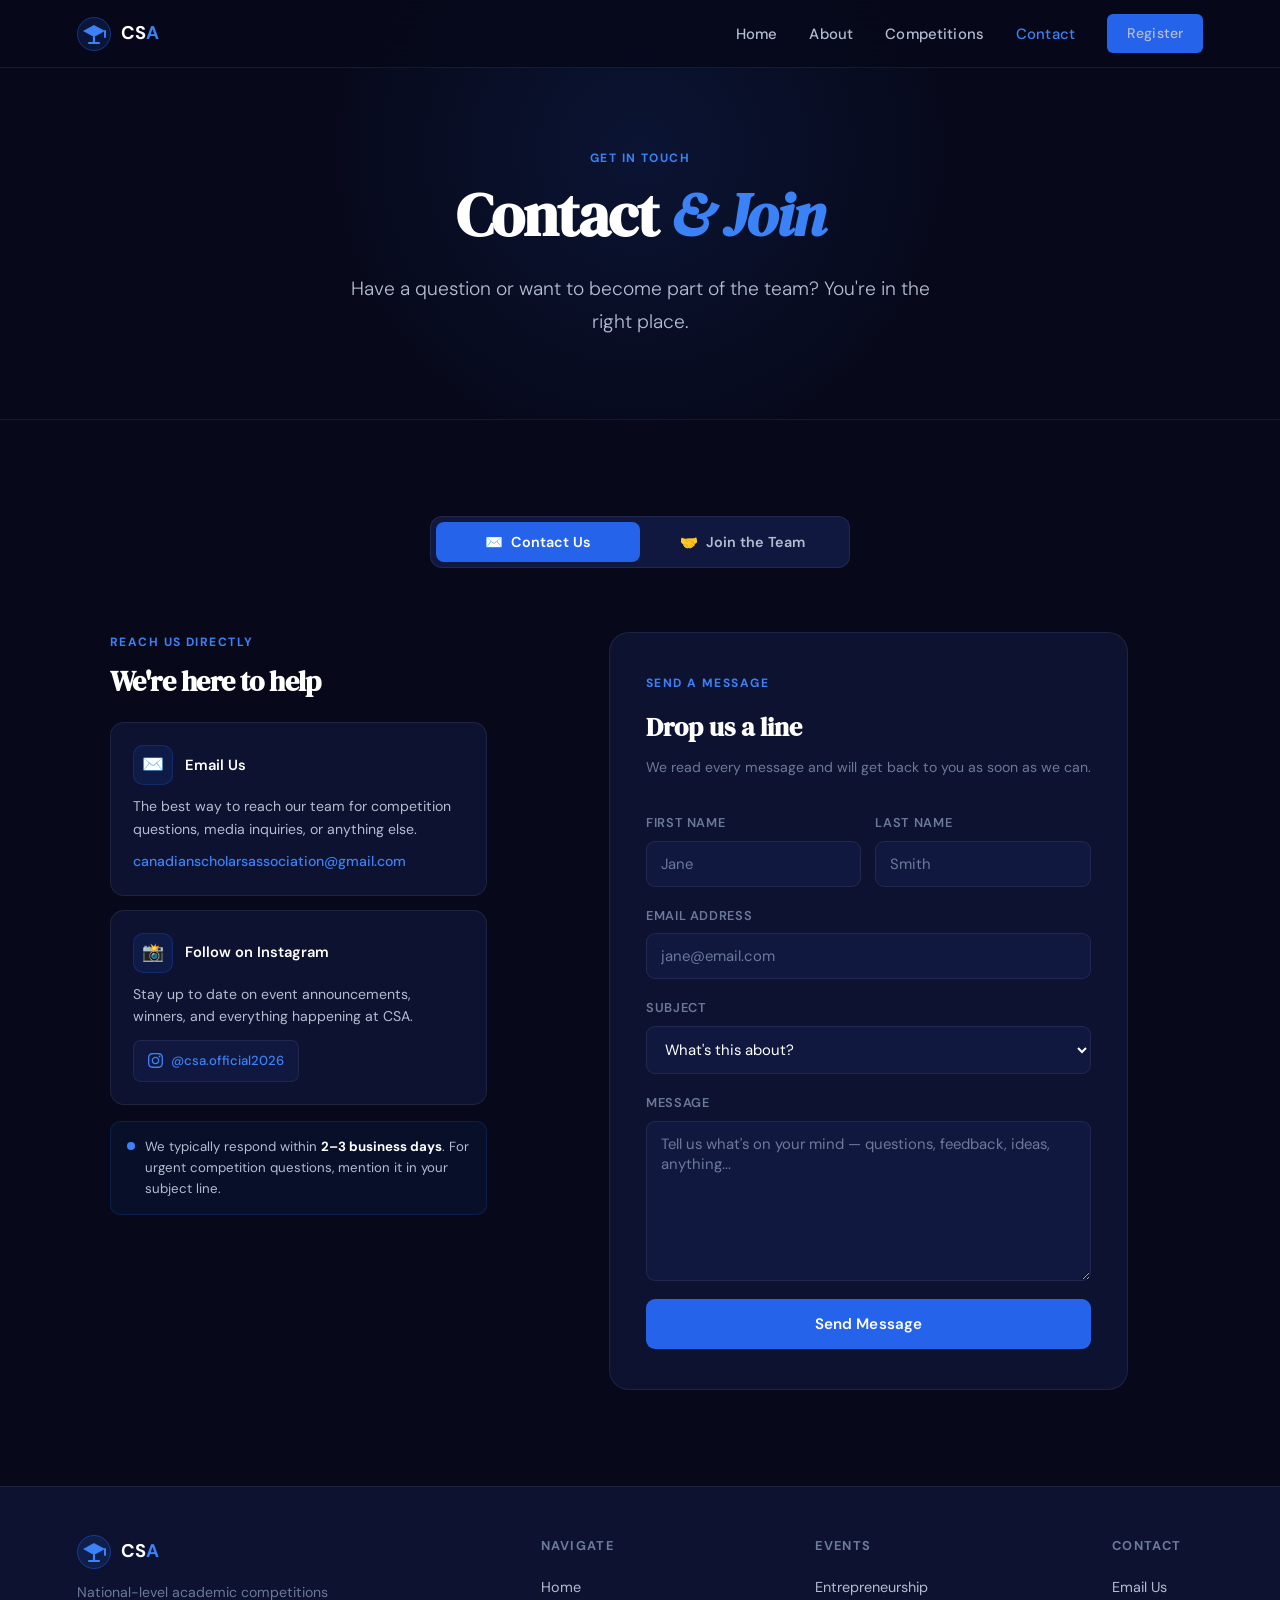
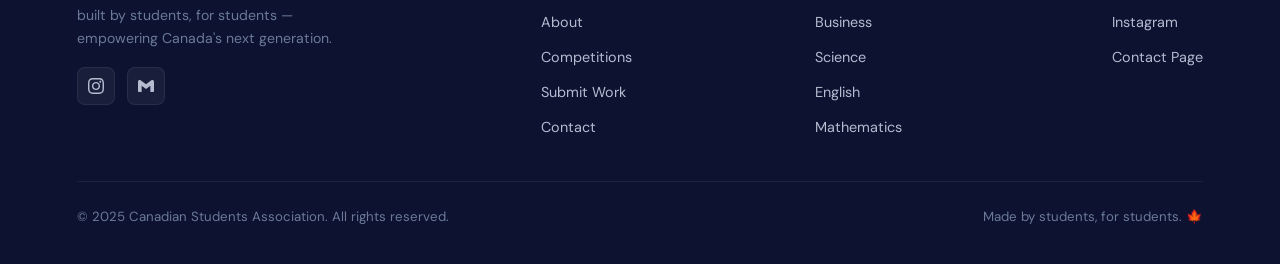
<file: contact.html>
<!DOCTYPE html>
<html lang="en">
<head>
<meta charset="UTF-8"/>
<meta name="viewport" content="width=device-width, initial-scale=1.0"/>
<title>Contact — CSA</title>
<link rel="icon" type="image/png" href="csa-logo.png"/>
<link rel="preconnect" href="https://fonts.googleapis.com"/>
<link rel="preconnect" href="https://fonts.gstatic.com" crossorigin/>
<link href="https://fonts.googleapis.com/css2?family=DM+Sans:ital,opsz,wght@0,9..40,300;0,9..40,400;0,9..40,500;0,9..40,600;0,9..40,700;1,9..40,300&family=DM+Serif+Display:ital@0;1&display=swap" rel="stylesheet"/>
<link rel="stylesheet" href="styles.css"/>
<style>
.page-hero { padding: calc(68px + 5rem) 6% 5rem; }

.tab-bar {
  display: flex;
  gap: 0;
  background: var(--bg3);
  border: 1px solid var(--border);
  border-radius: 12px;
  padding: 5px;
  max-width: 420px;
  margin: 0 auto 4rem;
}
.tab-btn {
  flex: 1;
  background: none;
  border: none;
  border-radius: 8px;
  padding: 11px 20px;
  font-family: var(--font);
  font-size: .9rem;
  font-weight: 600;
  color: var(--grey);
  cursor: pointer;
  transition: background .2s, color .2s;
  white-space: nowrap;
}
.tab-btn.active { background: var(--blue); color: #fff; }
.tab-panel { display: none; }
.tab-panel.active { display: block; }

.contact-layout {
  display: grid;
  grid-template-columns: 1fr 1.6fr;
  gap: 5rem;
  align-items: start;
  max-width: 1060px;
  margin: 0 auto;
}
.contact-card {
  background: var(--bg2);
  border: 1px solid var(--border);
  border-radius: 14px;
  padding: 22px;
  transition: border-color .2s, transform .2s;
  margin-bottom: 14px;
}
.contact-card:last-child { margin-bottom: 0; }
.contact-card:hover { border-color: var(--border2); transform: translateY(-2px); }
.contact-card-top { display: flex; align-items: center; gap: 12px; margin-bottom: 10px; }
.contact-card-icon {
  width: 40px; height: 40px; min-width: 40px;
  border-radius: 10px;
  background: rgba(37,99,235,0.12);
  border: 1px solid rgba(37,99,235,0.22);
  display: flex; align-items: center; justify-content: center;
  font-size: 1.1rem;
}
.contact-card h4 { font-size: .92rem; font-weight: 600; color: var(--white); margin: 0; }
.contact-card p { font-size: .88rem; color: var(--grey); line-height: 1.6; margin: 0; }
.contact-card a { color: var(--blue-light); text-decoration: none; font-weight: 500; transition: opacity .15s; }
.contact-card a:hover { opacity: .8; }

.response-note {
  display: flex; align-items: flex-start; gap: 10px;
  background: rgba(37,99,235,0.07);
  border: 1px solid rgba(37,99,235,0.18);
  border-radius: 10px;
  padding: 14px 16px;
  margin-top: 16px;
}
.response-note-dot {
  width: 8px; height: 8px; min-width: 8px;
  border-radius: 50%; background: var(--blue-light);
  margin-top: 6px; animation: pulse 2s infinite;
}
.response-note p { font-size: .83rem; color: var(--grey); line-height: 1.6; margin: 0; }

.social-link-pill {
  display: inline-flex; align-items: center; gap: 8px;
  background: var(--bg3); border: 1px solid var(--border);
  border-radius: 8px; padding: 9px 14px;
  font-size: .82rem; font-weight: 500; color: var(--grey);
  text-decoration: none; transition: border-color .2s, color .2s, background .2s;
  margin-top: 12px;
}
.social-link-pill:hover { border-color: var(--border2); color: var(--blue-light); background: rgba(37,99,235,0.07); }
.social-link-pill svg { width: 15px; height: 15px; fill: currentColor; flex-shrink: 0; }

.join-layout {
  display: grid;
  grid-template-columns: 1fr 1.6fr;
  gap: 5rem;
  align-items: start;
  max-width: 1060px;
  margin: 0 auto;
}
.roles-stack { display: flex; flex-direction: column; gap: 12px; }
.role-card {
  display: flex; align-items: flex-start; gap: 13px;
  background: var(--bg2); border: 1px solid var(--border);
  border-radius: 12px; padding: 16px 18px;
  transition: border-color .2s;
}
.role-card:hover { border-color: var(--border2); }
.role-icon {
  width: 34px; height: 34px; min-width: 34px;
  border-radius: 8px; background: rgba(37,99,235,0.12);
  border: 1px solid rgba(37,99,235,0.2);
  display: flex; align-items: center; justify-content: center;
  font-size: .95rem;
}
.role-card h4 { font-size: .88rem; font-weight: 600; color: var(--white); margin-bottom: .15rem; }
.role-card p { font-size: .82rem; color: var(--grey); line-height: 1.55; margin: 0; }

.perks-row {
  display: grid; grid-template-columns: 1fr 1fr;
  gap: 10px; margin-top: 20px;
}
.perk-pill {
  background: var(--bg3); border: 1px solid var(--border);
  border-radius: 10px; padding: 12px 14px;
  font-size: .8rem; color: var(--grey); line-height: 1.4;
}
.perk-pill span { display: block; font-size: 1.1rem; margin-bottom: 4px; }

@keyframes pulse { 0%,100%{opacity:.5;transform:scale(.9)} 50%{opacity:1;transform:scale(1.1)} }

@media(max-width:860px){
  .contact-layout, .join-layout { grid-template-columns: 1fr; gap: 2.5rem; }
  .tab-bar { max-width: 100%; }
}
@media(max-width:480px){
  .perks-row { grid-template-columns: 1fr; }
  .tab-btn { font-size: .82rem; padding: 10px 12px; }
}
</style>
</head>
<body>

<nav id="navbar">
  <a href="index.html" class="nav-logo">
    <svg viewBox="0 0 34 34" fill="none" xmlns="http://www.w3.org/2000/svg">
      <circle cx="17" cy="17" r="17" fill="#2563eb" fill-opacity=".15"/>
      <circle cx="17" cy="17" r="16.5" stroke="#2563eb" stroke-opacity=".4"/>
      <polygon points="17,8 28,14 17,20 6,14" fill="#3b82f6"/>
      <line x1="17" y1="20" x2="17" y2="26" stroke="#3b82f6" stroke-width="2.2" stroke-linecap="round"/>
      <line x1="12" y1="26" x2="22" y2="26" stroke="#3b82f6" stroke-width="2.2" stroke-linecap="round"/>
      <line x1="28" y1="14" x2="28" y2="20" stroke="#3b82f6" stroke-width="2" stroke-linecap="round"/>
    </svg>
    <span class="nav-logo-text">CS<em>A</em></span>
  </a>
  <button class="nav-toggle" id="menuToggle" aria-label="Menu">
    <span></span><span></span><span></span>
  </button>
  <ul class="nav-links" id="navLinks">
    <li><a href="index.html">Home</a></li>
    <li><a href="about.html">About</a></li>
    <li><a href="competitions.html">Competitions</a></li>
    <li><a href="contact.html" class="active">Contact</a></li>
    <li><a href="competitions.html#register" class="btn-primary" style="padding:8px 20px;font-size:.88rem;border-radius:6px">Register</a></li>
  </ul>
</nav>

<div class="page-hero">
  <div class="page-hero-inner">
    <div class="section-label">Get in Touch</div>
    <h1 class="hero-title" style="font-size:clamp(2.2rem,5vw,3.8rem)">Contact <em>&amp; Join</em></h1>
    <p class="hero-sub" style="margin-bottom:0">Have a question or want to become part of the team? You're in the right place.</p>
  </div>
</div>

<section style="background:var(--bg)">
  <div class="tab-bar">
    <button class="tab-btn active" onclick="switchTab('contact', this)">✉️ &nbsp;Contact Us</button>
    <button class="tab-btn" onclick="switchTab('join', this)">🤝 &nbsp;Join the Team</button>
  </div>

  <!-- CONTACT PANEL -->
  <div class="tab-panel active" id="panel-contact">
    <div class="contact-layout">
      <div>
        <div class="section-label">Reach Us Directly</div>
        <h2 class="section-title" style="font-size:1.75rem;margin-bottom:1.5rem">We're here to help</h2>
        <div class="contact-card">
          <div class="contact-card-top">
            <div class="contact-card-icon">✉️</div>
            <h4>Email Us</h4>
          </div>
          <p>The best way to reach our team for competition questions, media inquiries, or anything else.</p>
          <p style="margin-top:10px"><a href="mailto:canadianscholarsassociation@gmail.com">canadianscholarsassociation@gmail.com</a></p>
        </div>
        <div class="contact-card">
          <div class="contact-card-top">
            <div class="contact-card-icon">📸</div>
            <h4>Follow on Instagram</h4>
          </div>
          <p>Stay up to date on event announcements, winners, and everything happening at CSA.</p>
          <a href="https://www.instagram.com/csa.official2026" target="_blank" class="social-link-pill">
            <svg viewBox="0 0 24 24"><path d="M12 2.163c3.204 0 3.584.012 4.85.07 3.252.148 4.771 1.691 4.919 4.919.058 1.265.069 1.645.069 4.849 0 3.205-.012 3.584-.069 4.849-.149 3.225-1.664 4.771-4.919 4.919-1.266.058-1.644.07-4.85.07-3.204 0-3.584-.012-4.849-.07-3.26-.149-4.771-1.699-4.919-4.92-.058-1.265-.07-1.644-.07-4.849 0-3.204.013-3.583.07-4.849.149-3.227 1.664-4.771 4.919-4.919 1.266-.057 1.645-.069 4.849-.069zm0-2.163c-3.259 0-3.667.014-4.947.072-4.358.2-6.78 2.618-6.98 6.98-.059 1.281-.073 1.689-.073 4.948 0 3.259.014 3.668.072 4.948.2 4.358 2.618 6.78 6.98 6.98 1.281.058 1.689.072 4.948.072 3.259 0 3.668-.014 4.948-.072 4.354-.2 6.782-2.618 6.979-6.98.059-1.28.073-1.689.073-4.948 0-3.259-.014-3.667-.072-4.947-.196-4.354-2.617-6.78-6.979-6.98-1.281-.059-1.69-.073-4.949-.073zm0 5.838c-3.403 0-6.162 2.759-6.162 6.162s2.759 6.163 6.162 6.163 6.162-2.759 6.162-6.163c0-3.403-2.759-6.162-6.162-6.162zm0 10.162c-2.209 0-4-1.79-4-4 0-2.209 1.791-4 4-4s4 1.791 4 4c0 2.21-1.791 4-4 4zm6.406-11.845c-.796 0-1.441.645-1.441 1.44s.645 1.44 1.441 1.44c.795 0 1.439-.645 1.439-1.44s-.644-1.44-1.439-1.44z"/></svg>
            @csa.official2026
          </a>
        </div>
        <div class="response-note">
          <div class="response-note-dot"></div>
          <p>We typically respond within <strong style="color:var(--white)">2–3 business days</strong>. For urgent competition questions, mention it in your subject line.</p>
        </div>
      </div>

      <div class="form-section" style="margin-top:0">
        <div class="section-label">Send a Message</div>
        <h3 style="font-family:var(--font-serif);font-size:1.6rem;color:var(--white);margin-bottom:.4rem">Drop us a line</h3>
        <p style="color:var(--grey2);font-size:.88rem;margin-bottom:2rem">We read every message and will get back to you as soon as we can.</p>
        <div class="form-row">
          <div class="form-group"><label>First Name</label><input type="text" placeholder="Jane" id="c-firstName"/></div>
          <div class="form-group"><label>Last Name</label><input type="text" placeholder="Smith" id="c-lastName"/></div>
        </div>
        <div class="form-group"><label>Email Address</label><input type="email" placeholder="jane@email.com" id="c-email"/></div>
        <div class="form-group">
          <label>Subject</label>
          <select id="c-subject">
            <option value="" disabled selected>What's this about?</option>
            <option>Competition Question</option>
            <option>Registration Help</option>
            <option>Submission Issue</option>
            <option>Sponsorship / Partnership</option>
            <option>Media Inquiry</option>
            <option>Other</option>
          </select>
        </div>
        <div class="form-group"><label>Message</label><textarea placeholder="Tell us what's on your mind — questions, feedback, ideas, anything..." id="c-message" style="min-height:160px"></textarea></div>
        <button class="form-submit" id="contactBtn" onclick="handleContact()">Send Message</button>
        <div class="form-toast" id="contactToast"></div>
      </div>
    </div>
  </div>

  <!-- JOIN PANEL -->
  <div class="tab-panel" id="panel-join">
    <div class="join-layout">
      <div>
        <div class="section-label">Open Roles</div>
        <h2 class="section-title" style="font-size:1.75rem;margin-bottom:1.5rem">Where you can contribute</h2>
        <div class="roles-stack">
          <div class="role-card"><div class="role-icon">🌟</div><div><h4>General Volunteer</h4><p>Not sure? Apply and we'll match you to the right opportunity.</p></div></div>
        </div>
        <div class="perks-row">
          <div class="perk-pill"><span>📋</span>Official Volunteer Certificate</div>
          <div class="perk-pill"><span>🤝</span>National Student Network</div>
          <div class="perk-pill"><span>🚀</span>Real Leadership Experience</div>
          <div class="perk-pill"><span>🕒</span>Flexible, Remote Commitment</div>
        </div>
      </div>

      <div class="form-section" style="margin-top:0">
        <div class="section-label">Apply Now</div>
        <h3 style="font-family:var(--font-serif);font-size:1.6rem;color:var(--white);margin-bottom:.4rem">Team Application</h3>
        <p style="color:var(--grey2);font-size:.88rem;margin-bottom:2rem">Fill out the form below and we'll be in touch within a week.</p>
        <div class="form-row">
          <div class="form-group"><label>First Name</label><input type="text" placeholder="Jane" id="j-firstName"/></div>
          <div class="form-group"><label>Last Name</label><input type="text" placeholder="Smith" id="j-lastName"/></div>
        </div>
        <div class="form-group"><label>Email Address</label><input type="email" placeholder="jane@email.com" id="j-email"/></div>
        <div class="form-group"><label>School / Institution</label><input type="text" placeholder="University of Toronto" id="j-school"/></div>
        <div class="form-group">
          <label>Grade / Year of Study</label>
          <select id="j-grade">
            <option value="" disabled selected>Select your grade or year</option>
            <option>Grade 9</option><option>Grade 10</option><option>Grade 11</option><option>Grade 12</option>
            <option>1st Year University / College</option><option>2nd Year University / College</option>
            <option>3rd Year University / College</option><option>4th Year University / College</option>
            <option>Graduate Student</option>
          </select>
        </div>
        <div class="form-group">
          <label>Role You're Interested In</label>
          <select id="j-role">
            <option value="" disabled selected>Select a role</option>
            <option>Marketing &amp; Outreach</option>
            <option>Events Coordinator</option>
            <option>Judge / Evaluator</option>
            <option>Web &amp; Design</option>
            <option>Finance &amp; Sponsorship</option>
            <option>General Volunteer</option>
          </select>
        </div>
        <div class="form-group"><label>Instagram / LinkedIn (optional)</label><input type="text" placeholder="@yourhandle or linkedin.com/in/you" id="j-social"/></div>
        <div class="form-group"><label>Why do you want to join CSA?</label><textarea placeholder="Tell us about yourself, why you want to join, and what you'd bring to the team..." id="j-why" style="min-height:130px"></textarea></div>
        <div class="form-group"><label>Relevant Experience</label><textarea placeholder="Any clubs, leadership roles, work experience, or skills relevant to the role..." id="j-experience"></textarea></div>
        <div class="form-group">
          <label>Availability</label>
          <select id="j-availability">
            <option value="" disabled selected>How many hours per week can you commit?</option>
            <option>1–2 hours/week</option><option>3–5 hours/week</option>
            <option>5–10 hours/week</option><option>10+ hours/week</option>
          </select>
        </div>
        <button class="form-submit" id="applyBtn" onclick="handleApply()">Submit Application</button>
        <div class="form-toast" id="applyToast"></div>
      </div>
    </div>
  </div>
</section>

<footer>
  <div class="footer-inner">
    <div class="footer-brand">
      <a href="index.html" class="nav-logo">
        <svg viewBox="0 0 34 34" fill="none" xmlns="http://www.w3.org/2000/svg" width="30" height="30">
          <circle cx="17" cy="17" r="17" fill="#2563eb" fill-opacity=".15"/>
          <circle cx="17" cy="17" r="16.5" stroke="#2563eb" stroke-opacity=".4"/>
          <polygon points="17,8 28,14 17,20 6,14" fill="#3b82f6"/>
          <line x1="17" y1="20" x2="17" y2="26" stroke="#3b82f6" stroke-width="2.2" stroke-linecap="round"/>
          <line x1="12" y1="26" x2="22" y2="26" stroke="#3b82f6" stroke-width="2.2" stroke-linecap="round"/>
          <line x1="28" y1="14" x2="28" y2="20" stroke="#3b82f6" stroke-width="2" stroke-linecap="round"/>
        </svg>
        <span class="nav-logo-text">CS<em>A</em></span>
      </a>
      <p>National-level academic competitions built by students, for students — empowering Canada's next generation.</p>
      <div class="footer-socials">
        <a href="https://www.instagram.com/csa.official2026?igsh=MXdleGoxeGs4dHlk" target="_blank" class="social-btn" title="Instagram">
          <svg viewBox="0 0 24 24"><path d="M12 2.163c3.204 0 3.584.012 4.85.07 3.252.148 4.771 1.691 4.919 4.919.058 1.265.069 1.645.069 4.849 0 3.205-.012 3.584-.069 4.849-.149 3.225-1.664 4.771-4.919 4.919-1.266.058-1.644.07-4.85.07-3.204 0-3.584-.012-4.849-.07-3.26-.149-4.771-1.699-4.919-4.92-.058-1.265-.07-1.644-.07-4.849 0-3.204.013-3.583.07-4.849.149-3.227 1.664-4.771 4.919-4.919 1.266-.057 1.645-.069 4.849-.069zm0-2.163c-3.259 0-3.667.014-4.947.072-4.358.2-6.78 2.618-6.98 6.98-.059 1.281-.073 1.689-.073 4.948 0 3.259.014 3.668.072 4.948.2 4.358 2.618 6.78 6.98 6.98 1.281.058 1.689.072 4.948.072 3.259 0 3.668-.014 4.948-.072 4.354-.2 6.782-2.618 6.979-6.98.059-1.28.073-1.689.073-4.948 0-3.259-.014-3.667-.072-4.947-.196-4.354-2.617-6.78-6.979-6.98-1.281-.059-1.69-.073-4.949-.073zm0 5.838c-3.403 0-6.162 2.759-6.162 6.162s2.759 6.163 6.162 6.163 6.162-2.759 6.162-6.163c0-3.403-2.759-6.162-6.162-6.162zm0 10.162c-2.209 0-4-1.79-4-4 0-2.209 1.791-4 4-4s4 1.791 4 4c0 2.21-1.791 4-4 4zm6.406-11.845c-.796 0-1.441.645-1.441 1.44s.645 1.44 1.441 1.44c.795 0 1.439-.645 1.439-1.44s-.644-1.44-1.439-1.44z"/></svg>
        </a>
        <a href="mailto:canadianscholarsassociation@gmail.com" class="social-btn" title="Email">
          <svg viewBox="0 0 24 24"><path d="M24 5.457v13.909c0 .904-.732 1.636-1.636 1.636h-3.819V11.73L12 16.64l-6.545-4.91v9.273H1.636A1.636 1.636 0 0 1 0 19.366V5.457c0-2.023 2.309-3.178 3.927-1.964L5.455 4.64 12 9.548l6.545-4.910 1.528-1.145C21.69 2.28 24 3.434 24 5.457z"/></svg>
        </a>
      </div>
    </div>
    <div class="footer-links">
      <h4>Navigate</h4>
      <ul>
        <li><a href="index.html">Home</a></li>
        <li><a href="about.html">About</a></li>
        <li><a href="competitions.html">Competitions</a></li>
        <li><a href="submit.html">Submit Work</a></li>
        <li><a href="contact.html">Contact</a></li>
      </ul>
    </div>
    <div class="footer-links">
      <h4>Events</h4>
      <ul>
        <li><a href="competitions.html">Entrepreneurship</a></li>
        <li><a href="competitions.html">Business</a></li>
        <li><a href="competitions.html">Science</a></li>
        <li><a href="competitions.html">English</a></li>
        <li><a href="competitions.html">Mathematics</a></li>
      </ul>
    </div>
    <div class="footer-links">
      <h4>Contact</h4>
      <ul>
        <li><a href="mailto:canadianscholarsassociation@gmail.com">Email Us</a></li>
        <li><a href="https://www.instagram.com/csa.official2026" target="_blank">Instagram</a></li>
        <li><a href="contact.html">Contact Page</a></li>
      </ul>
    </div>
  </div>
  <div class="footer-bottom">
    <p>&copy; 2025 Canadian Students Association. All rights reserved.</p>
    <p>Made by students, for students. <span class="accent">🍁</span></p>
  </div>
</footer>

<script src="shared.js"></script>
<script>
function switchTab(tab, btn) {
  document.querySelectorAll('.tab-btn').forEach(function(b){ b.classList.remove('active'); });
  document.querySelectorAll('.tab-panel').forEach(function(p){ p.classList.remove('active'); });
  btn.classList.add('active');
  document.getElementById('panel-' + tab).classList.add('active');
}
function handleContact() {
  var f = document.getElementById('c-firstName').value.trim();
  var l = document.getElementById('c-lastName').value.trim();
  var e = document.getElementById('c-email').value.trim();
  var s = document.getElementById('c-subject').value;
  var m = document.getElementById('c-message').value.trim();
  var toast = document.getElementById('contactToast');
  if (!f || !l || !e || !s || !m) {
    toast.className = 'form-toast error'; toast.style.display = 'block';
    toast.textContent = 'Please fill out all required fields.'; return;
  }
  var btn = document.getElementById('contactBtn');
  btn.disabled = true; btn.textContent = 'Sending…';
  setTimeout(function() {
    toast.className = 'form-toast success'; toast.style.display = 'block';
    toast.textContent = '✓ Message sent! We\'ll get back to you within 2–3 business days.';
    btn.textContent = 'Message Sent!';
  }, 1400);
}
function handleApply() {
  var f = document.getElementById('j-firstName').value.trim();
  var l = document.getElementById('j-lastName').value.trim();
  var e = document.getElementById('j-email').value.trim();
  var s = document.getElementById('j-school').value.trim();
  var g = document.getElementById('j-grade').value;
  var r = document.getElementById('j-role').value;
  var w = document.getElementById('j-why').value.trim();
  var toast = document.getElementById('applyToast');
  if (!f || !l || !e || !s || !g || !r || !w) {
    toast.className = 'form-toast error'; toast.style.display = 'block';
    toast.textContent = 'Please fill out all required fields.'; return;
  }
  var btn = document.getElementById('applyBtn');
  btn.disabled = true; btn.textContent = 'Submitting…';
  setTimeout(function() {
    toast.className = 'form-toast success'; toast.style.display = 'block';
    toast.textContent = '✓ Application received! We\'ll be in touch within a week.';
    btn.textContent = 'Application Sent!';
  }, 1500);
}
</script>
</body>
</html>
</file>
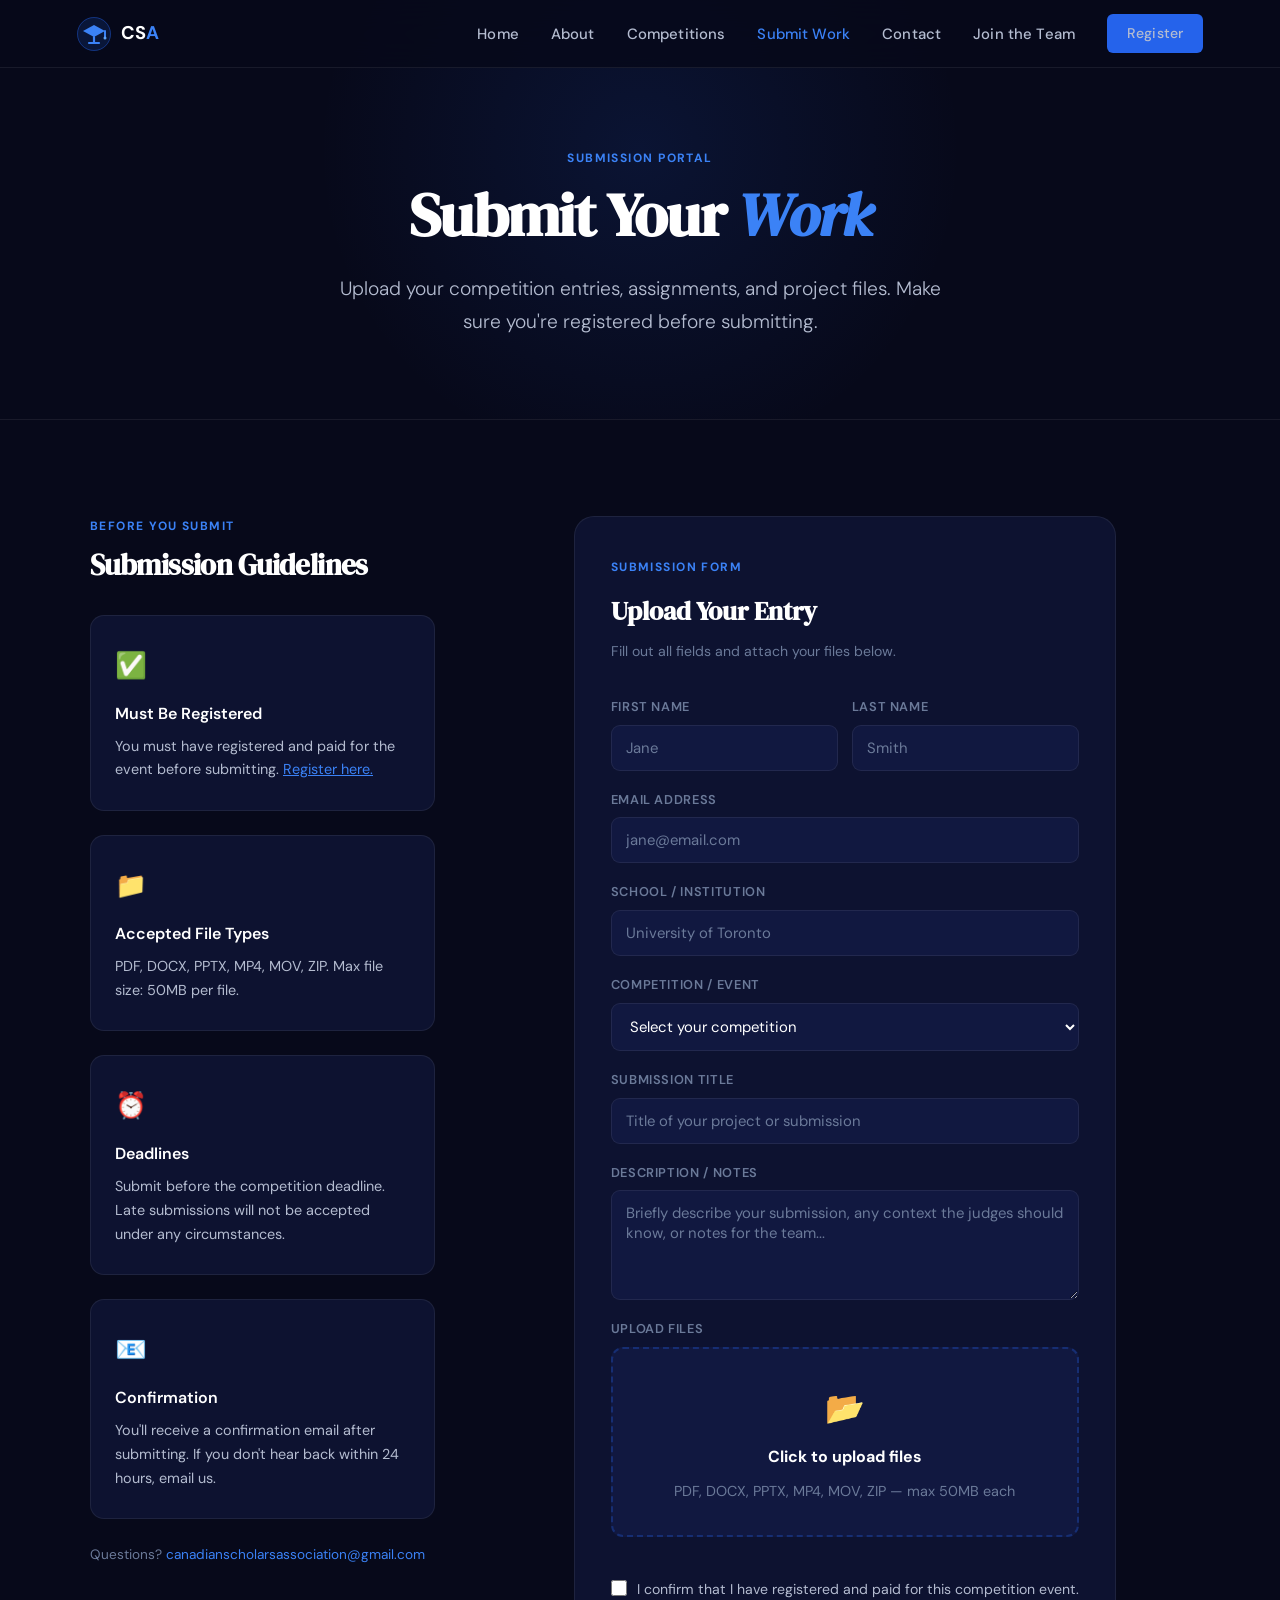
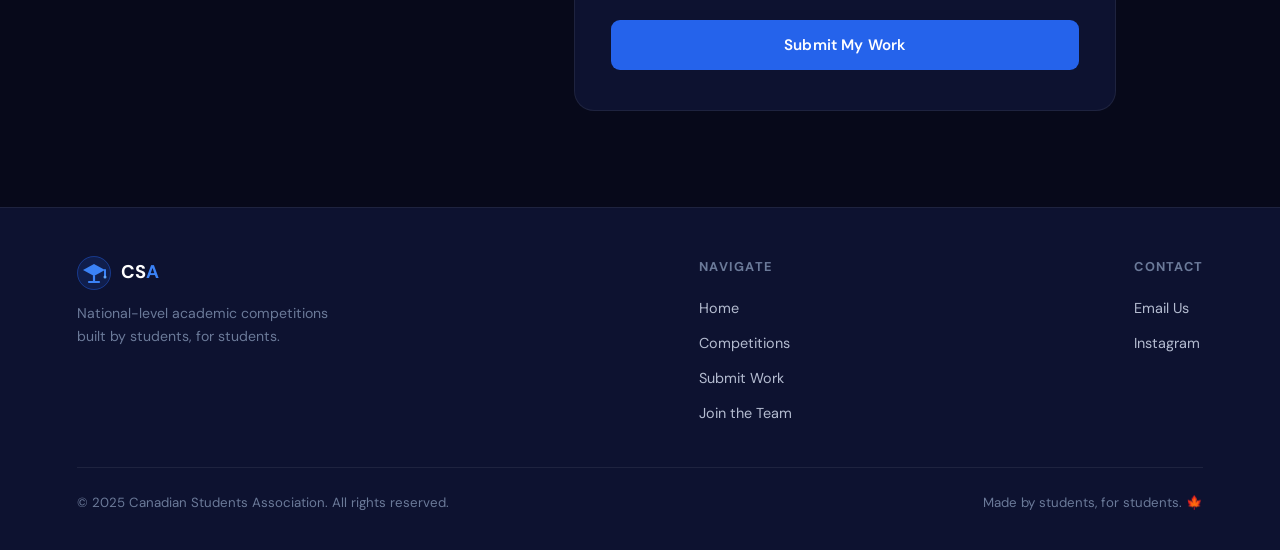
<file: submit.html>
<!DOCTYPE html>
<html lang="en">
<head>
<meta charset="UTF-8"/>
<meta name="viewport" content="width=device-width, initial-scale=1.0"/>
<title>Submit Work — CSA</title>
<link rel="icon" type="image/png" href="csa-logo.png"/>
<link rel="preconnect" href="https://fonts.googleapis.com"/>
<link rel="preconnect" href="https://fonts.gstatic.com" crossorigin/>
<link href="https://fonts.googleapis.com/css2?family=DM+Sans:ital,opsz,wght@0,9..40,300;0,9..40,400;0,9..40,500;0,9..40,600;0,9..40,700;1,9..40,300&family=DM+Serif+Display:ital@0;1&display=swap" rel="stylesheet"/>
<link rel="stylesheet" href="styles.css"/>
</head>
<body>

<nav id="navbar">
  <a href="index.html" class="nav-logo">
    <svg viewBox="0 0 34 34" fill="none" xmlns="http://www.w3.org/2000/svg">
      <circle cx="17" cy="17" r="17" fill="#2563eb" fill-opacity=".15"/>
      <circle cx="17" cy="17" r="16.5" stroke="#2563eb" stroke-opacity=".4"/>
      <polygon points="17,8 28,14 17,20 6,14" fill="#3b82f6"/>
      <line x1="17" y1="20" x2="17" y2="26" stroke="#3b82f6" stroke-width="2.2" stroke-linecap="round"/>
      <line x1="12" y1="26" x2="22" y2="26" stroke="#3b82f6" stroke-width="2.2" stroke-linecap="round"/>
      <line x1="28" y1="14" x2="28" y2="20" stroke="#3b82f6" stroke-width="2" stroke-linecap="round"/>
      <circle cx="28" cy="21" r="1.5" fill="#60a5fa"/>
    </svg>
    <span class="nav-logo-text">CS<em>A</em></span>
  </a>
  <button class="nav-toggle" id="menuToggle" aria-label="Menu">
    <span></span><span></span><span></span>
  </button>
  <ul class="nav-links" id="navLinks">
   <li><a href="index.html">Home</a></li>
     <li><a href="about.html">About</a></li>
    <li><a href="competitions.html">Competitions</a></li>
    <li><a href="submit.html" class="active">Submit Work</a></li>
    <li><a href="contact.html">Contact</a></li>
    <li><a href="apply.html">Join the Team</a></li>
    <li><a href="competitions.html#register" class="btn-primary" style="padding:8px 20px;font-size:.88rem;border-radius:6px">Register</a></li>
  </ul>
</nav>

<!-- PAGE HERO -->
<div class="page-hero">
  <div class="page-hero-inner">
    <div class="section-label">Submission Portal</div>
    <h1 class="hero-title" style="font-size:clamp(2.2rem,5vw,3.8rem)">Submit Your <em>Work</em></h1>
    <p class="hero-sub" style="margin-bottom:0">Upload your competition entries, assignments, and project files. Make sure you're registered before submitting.</p>
  </div>
</div>

<!-- SUBMISSION FORM -->
<section style="background:var(--bg)">
  <div style="display:grid;grid-template-columns:1fr 2fr;gap:4rem;align-items:start;max-width:1100px;margin:0 auto" class="submit-layout">

    <!-- Sidebar info -->
    <div>
      <div class="section-label">Before You Submit</div>
      <h2 class="section-title" style="font-size:1.8rem">Submission Guidelines</h2>
      <div style="display:flex;flex-direction:column;gap:1.5rem;margin-top:2rem">
        <div class="info-card">
          <div class="info-icon">✅</div>
          <h3>Must Be Registered</h3>
          <p>You must have registered and paid for the event before submitting. <a href="competitions.html#register" style="color:var(--blue-light)">Register here.</a></p>
        </div>
        <div class="info-card">
          <div class="info-icon">📁</div>
          <h3>Accepted File Types</h3>
          <p>PDF, DOCX, PPTX, MP4, MOV, ZIP. Max file size: 50MB per file.</p>
        </div>
        <div class="info-card">
          <div class="info-icon">⏰</div>
          <h3>Deadlines</h3>
          <p>Submit before the competition deadline. Late submissions will not be accepted under any circumstances.</p>
        </div>
        <div class="info-card">
          <div class="info-icon">📧</div>
          <h3>Confirmation</h3>
          <p>You'll receive a confirmation email after submitting. If you don't hear back within 24 hours, email us.</p>
        </div>
      </div>
      <p style="font-size:.85rem;color:var(--grey2);margin-top:1.5rem">Questions? <a href="mailto:canadianscholarsassociation@gmail.com" style="color:var(--blue-light);text-decoration:none">canadianscholarsassociation@gmail.com</a></p>
    </div>

    <!-- Form -->
    <div class="form-section" style="margin-top:0">
      <div class="section-label">Submission Form</div>
      <h3 style="font-family:var(--font-serif);font-size:1.6rem;color:var(--white);margin-bottom:.4rem">Upload Your Entry</h3>
      <p style="color:var(--grey2);font-size:.88rem;margin-bottom:2rem">Fill out all fields and attach your files below.</p>

      <div class="form-row">
        <div class="form-group">
          <label>First Name</label>
          <input type="text" placeholder="Jane" id="firstName"/>
        </div>
        <div class="form-group">
          <label>Last Name</label>
          <input type="text" placeholder="Smith" id="lastName"/>
        </div>
      </div>

      <div class="form-group">
        <label>Email Address</label>
        <input type="email" placeholder="jane@email.com" id="email"/>
      </div>

      <div class="form-group">
        <label>School / Institution</label>
        <input type="text" placeholder="University of Toronto" id="school"/>
      </div>

      <div class="form-group">
        <label>Competition / Event</label>
        <select id="competition">
          <option value="" disabled selected>Select your competition</option>
          <option value="entrepreneurship">Entrepreneurship Challenge</option>
          <option value="business">Business Case Competition</option>
          <option value="science">Science Showcase</option>
          <option value="english">English Writing Competition</option>
          <option value="mathematics">Mathematics Challenge</option>
          <option value="other">Other</option>
        </select>
      </div>

      <div class="form-group">
        <label>Submission Title</label>
        <input type="text" placeholder="Title of your project or submission" id="submissionTitle"/>
      </div>

      <div class="form-group">
        <label>Description / Notes</label>
        <textarea placeholder="Briefly describe your submission, any context the judges should know, or notes for the team..." id="description"></textarea>
      </div>

      <div class="form-group">
        <label>Upload Files</label>
        <div class="upload-area" id="uploadArea" onclick="document.getElementById('fileInput').click()">
          <div class="upload-icon">📂</div>
          <strong style="color:var(--white)">Click to upload files</strong>
          <p>PDF, DOCX, PPTX, MP4, MOV, ZIP — max 50MB each</p>
          <input type="file" id="fileInput" multiple accept=".pdf,.doc,.docx,.ppt,.pptx,.mp4,.mov,.zip"/>
        </div>
        <div class="file-list" id="fileList"></div>
      </div>

      <div class="form-group">
        <label style="display:flex;align-items:flex-start;gap:10px;cursor:pointer;text-transform:none;letter-spacing:0;font-size:.88rem;font-weight:400;color:var(--grey)">
          <input type="checkbox" id="confirmReg" style="width:16px;height:16px;margin-top:2px;flex-shrink:0;accent-color:var(--blue)"/>
          I confirm that I have registered and paid for this competition event.
        </label>
      </div>

      <button class="form-submit" id="submitBtn" onclick="handleSubmit()">Submit My Work</button>
      <div class="form-toast" id="formToast"></div>
    </div>
  </div>
</section>

<!-- FOOTER -->
<footer>
  <div class="footer-inner">
    <div class="footer-brand">
      <a href="index.html" class="nav-logo">
        <svg viewBox="0 0 34 34" fill="none" xmlns="http://www.w3.org/2000/svg" width="30" height="30">
          <circle cx="17" cy="17" r="17" fill="#2563eb" fill-opacity=".15"/>
          <circle cx="17" cy="17" r="16.5" stroke="#2563eb" stroke-opacity=".4"/>
          <polygon points="17,8 28,14 17,20 6,14" fill="#3b82f6"/>
          <line x1="17" y1="20" x2="17" y2="26" stroke="#3b82f6" stroke-width="2.2" stroke-linecap="round"/>
          <line x1="12" y1="26" x2="22" y2="26" stroke="#3b82f6" stroke-width="2.2" stroke-linecap="round"/>
          <line x1="28" y1="14" x2="28" y2="20" stroke="#3b82f6" stroke-width="2" stroke-linecap="round"/>
          <circle cx="28" cy="21" r="1.5" fill="#60a5fa"/>
        </svg>
        <span class="nav-logo-text">CS<em>A</em></span>
      </a>
      <p>National-level academic competitions built by students, for students.</p>
    </div>
    <div class="footer-links">
      <h4>Navigate</h4>
      <ul>
        <li><a href="index.html">Home</a></li>
        <li><a href="competitions.html">Competitions</a></li>
        <li><a href="submit.html">Submit Work</a></li>
        <li><a href="apply.html">Join the Team</a></li>
      </ul>
    </div>
    <div class="footer-links">
      <h4>Contact</h4>
      <ul>
        <li><a href="mailto:canadianscholarsassociation@gmail.com">Email Us</a></li>
        <li><a href="https://www.instagram.com/csa.official2026" target="_blank">Instagram</a></li>
      </ul>
    </div>
  </div>
  <div class="footer-bottom">
    <p>&copy; 2025 Canadian Students Association. All rights reserved.</p>
    <p>Made by students, for students. <span class="accent">🍁</span></p>
  </div>
</footer>

<style>
@media(max-width:800px){
  .submit-layout{grid-template-columns:1fr!important;gap:2rem!important}
}
</style>

<script src="shared.js"></script>
<script>
// File upload handler
var uploadedFiles = [];
document.getElementById('fileInput').addEventListener('change', function(e) {
  var files = Array.from(e.target.files);
  files.forEach(function(f) {
    if (!uploadedFiles.find(function(x){ return x.name === f.name; })) {
      uploadedFiles.push(f);
    }
  });
  renderFiles();
});

// Drag and drop
var uploadArea = document.getElementById('uploadArea');
uploadArea.addEventListener('dragover', function(e){ e.preventDefault(); uploadArea.style.borderColor='var(--blue-light)'; });
uploadArea.addEventListener('dragleave', function(){ uploadArea.style.borderColor=''; });
uploadArea.addEventListener('drop', function(e){
  e.preventDefault();
  uploadArea.style.borderColor='';
  var files = Array.from(e.dataTransfer.files);
  files.forEach(function(f){ if(!uploadedFiles.find(function(x){return x.name===f.name;})) uploadedFiles.push(f); });
  renderFiles();
});

function renderFiles() {
  var list = document.getElementById('fileList');
  list.innerHTML = uploadedFiles.map(function(f, i) {
    return '<div class="file-item"><span>📄 ' + f.name + ' <span style="color:var(--grey2);font-size:.78rem">(' + (f.size/1024/1024).toFixed(2) + ' MB)</span></span><button onclick="removeFile(' + i + ')" title="Remove">✕</button></div>';
  }).join('');
}
function removeFile(i) { uploadedFiles.splice(i, 1); renderFiles(); }

function handleSubmit() {
  var firstName = document.getElementById('firstName').value.trim();
  var lastName = document.getElementById('lastName').value.trim();
  var email = document.getElementById('email').value.trim();
  var school = document.getElementById('school').value.trim();
  var competition = document.getElementById('competition').value;
  var title = document.getElementById('submissionTitle').value.trim();
  var confirmed = document.getElementById('confirmReg').checked;
  var toast = document.getElementById('formToast');

  if (!firstName || !lastName || !email || !school || !competition || !title) {
    toast.className = 'form-toast error';
    toast.style.display = 'block';
    toast.textContent = 'Please fill out all required fields.';
    return;
  }
  if (!confirmed) {
    toast.className = 'form-toast error';
    toast.style.display = 'block';
    toast.textContent = 'Please confirm you have registered for this event.';
    return;
  }
  if (uploadedFiles.length === 0) {
    toast.className = 'form-toast error';
    toast.style.display = 'block';
    toast.textContent = 'Please attach at least one file.';
    return;
  }

  // Simulate submission — replace with real backend/email integration
  var btn = document.getElementById('submitBtn');
  btn.disabled = true;
  btn.textContent = 'Submitting…';
  setTimeout(function() {
    toast.className = 'form-toast success';
    toast.style.display = 'block';
    toast.textContent = '✓ Submission received! Check your email for confirmation.';
    btn.textContent = 'Submitted!';
  }, 1500);
}
</script>
</body>
</html>
</file>
<file: styles.css>
*,*::before,*::after{box-sizing:border-box;margin:0;padding:0}
:root{
  --bg:#07091a;
  --bg2:#0d1230;
  --bg3:#111840;
  --blue:#2563eb;
  --blue-light:#3b82f6;
  --blue-glow:rgba(37,99,235,0.35);
  --white:#ffffff;
  --grey:#b4bcd0;
  --grey2:#6b7a99;
  --border:rgba(255,255,255,0.07);
  --border2:rgba(37,99,235,0.3);
  --font:'DM Sans',sans-serif;
  --font-serif:'DM Serif Display',serif;
}
html{scroll-behavior:smooth}
body{background:var(--bg);color:var(--white);font-family:var(--font);font-size:16px;line-height:1.7;overflow-x:hidden}

/* NAV */
nav{
  position:fixed;top:0;left:0;right:0;z-index:100;
  display:flex;align-items:center;justify-content:space-between;
  padding:0 6%;height:68px;
  background:rgba(7,9,26,0.82);
  backdrop-filter:blur(18px);-webkit-backdrop-filter:blur(18px);
  border-bottom:1px solid var(--border);
  transition:background .3s;
}
.nav-logo{display:flex;align-items:center;gap:10px;text-decoration:none}
.nav-logo svg{width:34px;height:34px}
.nav-logo-text{font-weight:700;font-size:1.15rem;letter-spacing:.01em;color:var(--white)}
.nav-logo-text em{font-style:normal;color:var(--blue-light)}
.nav-links{display:flex;align-items:center;gap:2rem;list-style:none}
.nav-links a{color:var(--grey);text-decoration:none;font-size:.93rem;font-weight:500;letter-spacing:.01em;transition:color .2s}
.nav-links a:hover,.nav-links a.active{color:var(--white)}
.nav-links a.active{color:var(--blue-light)}

/* HAMBURGER */
.nav-toggle{display:none;flex-direction:column;gap:5px;cursor:pointer;padding:4px;background:none;border:none}
.nav-toggle span{display:block;width:22px;height:2px;background:var(--grey);border-radius:2px;transition:all .3s}
.nav-toggle.open span:nth-child(1){transform:rotate(45deg) translate(5px,5px)}
.nav-toggle.open span:nth-child(2){opacity:0}
.nav-toggle.open span:nth-child(3){transform:rotate(-45deg) translate(5px,-5px)}

/* BUTTONS */
.btn-primary{
  background:var(--blue);color:#fff;
  padding:14px 32px;border-radius:8px;
  font-family:var(--font);font-weight:600;font-size:.95rem;
  text-decoration:none;border:none;cursor:pointer;
  transition:background .2s,transform .15s,box-shadow .2s;
  display:inline-flex;align-items:center;gap:8px;
}
.btn-primary:hover{background:var(--blue-light);transform:translateY(-2px);box-shadow:0 8px 32px var(--blue-glow)}
.btn-outline{
  background:transparent;color:var(--white);
  padding:14px 32px;border-radius:8px;
  font-family:var(--font);font-weight:600;font-size:.95rem;
  text-decoration:none;border:1.5px solid rgba(255,255,255,0.25);cursor:pointer;
  transition:border-color .2s,transform .15s,background .2s;
  display:inline-flex;align-items:center;gap:8px;
}
.btn-outline:hover{border-color:rgba(255,255,255,0.6);background:rgba(255,255,255,0.05);transform:translateY(-2px)}

/* HERO */
.hero-section{
  min-height:100vh;
  display:flex;align-items:center;justify-content:center;
  text-align:center;
  padding:120px 6% 80px;
  position:relative;overflow:hidden;
}
.hero-canvas{position:absolute;inset:0;z-index:0;width:100%;height:100%}
.hero-inner{position:relative;z-index:1;max-width:820px;margin:0 auto}
.hero-badge{
  display:inline-flex;align-items:center;gap:8px;
  background:rgba(37,99,235,0.12);
  border:1px solid rgba(37,99,235,0.35);
  border-radius:100px;padding:6px 18px;
  font-size:.8rem;font-weight:600;letter-spacing:.08em;
  text-transform:uppercase;color:var(--blue-light);margin-bottom:2rem;
}
.hero-badge-dot{width:6px;height:6px;border-radius:50%;background:var(--blue-light);animation:pulse 2s infinite}
.hero-title{
  font-family:var(--font-serif);
  font-size:clamp(2.8rem,6vw,5rem);
  line-height:1.12;letter-spacing:-.02em;
  color:var(--white);margin-bottom:1.4rem;
}
.hero-title em{font-style:italic;color:var(--blue-light)}
.hero-sub{
  font-size:clamp(1rem,2vw,1.2rem);color:var(--grey);
  max-width:620px;margin:0 auto 2.5rem;
  font-weight:300;line-height:1.75;
}
.hero-ctas{display:flex;gap:14px;justify-content:center;flex-wrap:wrap}

/* PAGE HERO (shorter, for inner pages) */
.page-hero{
  padding: calc(68px + 5rem) 6% 5rem;
  text-align:center;
  position:relative;overflow:hidden;
  background:var(--bg);
  border-bottom:1px solid var(--border);
}
.page-hero::before{
  content:'';position:absolute;top:-200px;left:50%;transform:translateX(-50%);
  width:700px;height:700px;border-radius:50%;
  background:radial-gradient(circle,rgba(37,99,235,0.12) 0%,transparent 65%);
  pointer-events:none;
}
.page-hero-inner{position:relative;z-index:1;max-width:680px;margin:0 auto}

/* MISSION STRIP */
.mission-strip{background:var(--blue);padding:28px 6%;text-align:center}
.mission-strip p{font-size:clamp(.95rem,2vw,1.15rem);font-weight:500;color:rgba(255,255,255,0.95);max-width:780px;margin:0 auto;letter-spacing:.01em}

/* SECTION COMMONS */
section{padding:96px 6%}
.section-label{font-size:.75rem;font-weight:700;letter-spacing:.12em;text-transform:uppercase;color:var(--blue-light);margin-bottom:.8rem}
.section-title{font-family:var(--font-serif);font-size:clamp(2rem,4vw,2.9rem);line-height:1.18;letter-spacing:-.02em;color:var(--white);margin-bottom:1rem}
.section-sub{color:var(--grey);font-size:1.05rem;max-width:560px;font-weight:300}

/* EVENTS GRID */
.events-grid{display:grid;grid-template-columns:repeat(auto-fill,minmax(280px,1fr));gap:20px;margin-top:3rem}
.event-card{
  background:var(--bg2);border:1px solid var(--border);border-radius:14px;padding:28px 24px;
  transition:border-color .25s,transform .25s,box-shadow .25s;cursor:default;
}
.event-card:hover{border-color:var(--border2);transform:translateY(-4px);box-shadow:0 12px 40px rgba(37,99,235,0.18)}
.event-icon{width:48px;height:48px;border-radius:12px;background:rgba(37,99,235,0.12);display:flex;align-items:center;justify-content:center;font-size:1.5rem;margin-bottom:1rem;border:1px solid rgba(37,99,235,0.2)}
.event-card h3{font-size:1.1rem;font-weight:600;margin-bottom:.5rem;color:var(--white)}
.event-card p{font-size:.9rem;color:var(--grey);line-height:1.6}
.event-card .event-meta{margin-top:1rem;padding-top:1rem;border-top:1px solid var(--border);display:flex;gap:12px;flex-wrap:wrap}
.event-tag{font-size:.72rem;font-weight:600;padding:3px 10px;border-radius:100px;letter-spacing:.04em}
.event-tag.open{background:rgba(34,197,94,0.12);border:1px solid rgba(34,197,94,0.3);color:#4ade80}
.event-tag.coming{background:rgba(251,191,36,0.1);border:1px solid rgba(251,191,36,0.25);color:#fbbf24}
.event-tag.closed{background:rgba(239,68,68,0.1);border:1px solid rgba(239,68,68,0.25);color:#f87171}
.event-card .btn-sm{font-size:.8rem;padding:8px 18px;border-radius:6px;margin-top:1rem;display:inline-block;text-decoration:none;background:var(--blue);color:#fff;font-weight:600;transition:background .2s}
.event-card .btn-sm:hover{background:var(--blue-light)}

/* STATS */
.stats-grid{display:grid;grid-template-columns:repeat(auto-fit,minmax(200px,1fr));gap:1px;background:var(--border);border:1px solid var(--border);border-radius:16px;overflow:hidden;margin-top:3rem}
.stat-item{background:var(--bg2);padding:40px 28px;text-align:center}
.stat-num{font-family:var(--font-serif);font-size:clamp(2.2rem,4vw,3.2rem);color:var(--white);line-height:1;margin-bottom:.5rem}
.stat-num .accent{color:var(--blue-light)}
.stat-label{font-size:.85rem;color:var(--grey);font-weight:500;letter-spacing:.03em;text-transform:uppercase}

/* TEAM */
.team-grid{display:grid;grid-template-columns:repeat(auto-fill,minmax(200px,1fr));gap:24px;margin-top:3rem}
.team-card{background:var(--bg2);border:1px solid var(--border);border-radius:16px;padding:28px 20px 24px;text-align:center;transition:border-color .25s,transform .3s;position:relative;overflow:hidden}
.team-card-bar{position:absolute;top:0;left:0;right:0;height:3px;background:linear-gradient(90deg,var(--blue),var(--blue-light));opacity:0;transition:opacity .25s}
.team-card:hover{border-color:var(--border2)}
.team-card:hover .team-card-bar{opacity:1}
.team-card:nth-child(odd):hover{transform:rotate(-1.2deg) translateY(-4px)}
.team-card:nth-child(even):hover{transform:rotate(1deg) translateY(-4px)}
.team-avatar{width:72px;height:72px;border-radius:50%;background:rgba(37,99,235,0.15);border:2px solid rgba(37,99,235,0.3);display:flex;align-items:center;justify-content:center;font-family:var(--font-serif);font-size:1.6rem;color:var(--blue-light);margin:0 auto 1rem;font-weight:400}
.team-card h3{font-size:1.05rem;font-weight:600;color:var(--white);margin-bottom:.25rem}
.team-role{font-size:.82rem;color:var(--blue-light);font-weight:500;margin-bottom:1rem;letter-spacing:.02em}
.team-tags{display:flex;flex-wrap:wrap;gap:6px;justify-content:center}
.tag{font-size:.72rem;font-weight:500;background:rgba(255,255,255,0.06);border:1px solid var(--border);border-radius:100px;padding:3px 10px;color:var(--grey);letter-spacing:.02em}

/* FAQ */
.faq-list{margin-top:3rem;max-width:760px}
.faq-item{border-bottom:1px solid var(--border)}
.faq-q{width:100%;background:none;border:none;cursor:pointer;display:flex;align-items:center;justify-content:space-between;padding:22px 0;font-family:var(--font);font-size:1rem;font-weight:500;color:var(--white);text-align:left;gap:12px;transition:color .2s}
.faq-q:hover{color:var(--blue-light)}
.faq-icon{width:26px;height:26px;min-width:26px;border-radius:50%;border:1.5px solid var(--border2);display:flex;align-items:center;justify-content:center;font-size:1rem;color:var(--blue-light);transition:transform .3s,background .2s}
.faq-item.open .faq-icon{transform:rotate(45deg);background:rgba(37,99,235,0.12)}
.faq-body{max-height:0;overflow:hidden;transition:max-height .4s ease}
.faq-body p{color:var(--grey);font-size:.95rem;line-height:1.75;padding-bottom:20px}

/* FORMS */
.form-section{background:var(--bg2);border:1px solid var(--border);border-radius:20px;padding:40px 36px;max-width:760px;margin:3rem auto 0}
.form-group{display:flex;flex-direction:column;gap:7px;margin-bottom:18px}
.form-group label{font-size:.8rem;font-weight:600;letter-spacing:.05em;text-transform:uppercase;color:var(--grey2)}
.form-group input,.form-group select,.form-group textarea{background:var(--bg3);border:1px solid var(--border);border-radius:9px;padding:12px 14px;font-family:var(--font);font-size:.93rem;color:var(--white);outline:none;transition:border-color .2s,box-shadow .2s;width:100%}
.form-group input::placeholder,.form-group textarea::placeholder{color:var(--grey2)}
.form-group input:focus,.form-group select:focus,.form-group textarea:focus{border-color:var(--blue);box-shadow:0 0 0 3px rgba(37,99,235,0.18)}
.form-group select option{background:var(--bg2);color:var(--white)}
.form-group textarea{resize:vertical;min-height:110px}
.form-row{display:grid;grid-template-columns:1fr 1fr;gap:14px}
.form-submit{width:100%;padding:15px;background:var(--blue);color:#fff;border:none;border-radius:9px;font-family:var(--font);font-size:.95rem;font-weight:600;cursor:pointer;transition:background .2s,transform .15s,box-shadow .2s;letter-spacing:.01em}
.form-submit:hover{background:var(--blue-light);transform:translateY(-2px);box-shadow:0 8px 32px var(--blue-glow)}
.form-toast{display:none;margin-top:1.2rem;padding:14px 18px;border-radius:10px;font-size:.9rem;font-weight:500;text-align:center}
.form-toast.success{background:rgba(34,197,94,0.12);border:1px solid rgba(34,197,94,0.3);color:#4ade80}
.form-toast.error{background:rgba(239,68,68,0.1);border:1px solid rgba(239,68,68,0.3);color:#f87171}
.upload-area{border:2px dashed var(--border2);border-radius:12px;padding:32px;text-align:center;cursor:pointer;transition:border-color .2s,background .2s;background:var(--bg3)}
.upload-area:hover{border-color:var(--blue-light);background:rgba(37,99,235,0.06)}
.upload-area p{color:var(--grey2);font-size:.9rem;margin-top:.5rem}
.upload-area .upload-icon{font-size:2rem;margin-bottom:.5rem}
.upload-area input[type="file"]{display:none}
.file-list{margin-top:1rem;display:flex;flex-direction:column;gap:8px}
.file-item{display:flex;align-items:center;justify-content:space-between;background:var(--bg2);border:1px solid var(--border);border-radius:8px;padding:10px 14px;font-size:.85rem;color:var(--grey)}
.file-item button{background:none;border:none;color:var(--grey2);cursor:pointer;font-size:1rem;transition:color .2s}
.file-item button:hover{color:#f87171}

/* FOOTER */
footer{background:var(--bg2);border-top:1px solid var(--border);padding:48px 6% 36px}
.footer-inner{display:flex;flex-wrap:wrap;align-items:flex-start;justify-content:space-between;gap:2rem;margin-bottom:2.5rem}
.footer-brand{max-width:280px}
.footer-brand p{font-size:.88rem;color:var(--grey2);line-height:1.65;margin-top:.75rem}
.footer-links h4{font-size:.8rem;font-weight:700;letter-spacing:.1em;text-transform:uppercase;color:var(--grey2);margin-bottom:1rem}
.footer-links ul{list-style:none;display:flex;flex-direction:column;gap:.5rem}
.footer-links a{font-size:.9rem;color:var(--grey);text-decoration:none;transition:color .2s}
.footer-links a:hover{color:var(--blue-light)}
.footer-socials{display:flex;gap:12px;margin-top:1rem}
.social-btn{width:38px;height:38px;border-radius:8px;background:rgba(255,255,255,0.05);border:1px solid var(--border);display:flex;align-items:center;justify-content:center;transition:background .2s,border-color .2s;text-decoration:none}
.social-btn:hover{background:rgba(37,99,235,0.15);border-color:var(--border2)}
.social-btn svg{width:16px;height:16px;fill:var(--grey)}
.footer-bottom{border-top:1px solid var(--border);padding-top:1.5rem;display:flex;flex-wrap:wrap;align-items:center;justify-content:space-between;gap:1rem}
.footer-bottom p{font-size:.83rem;color:var(--grey2)}
.footer-bottom .accent{color:var(--blue-light)}

/* INFO CARDS */
.info-grid{display:grid;grid-template-columns:repeat(auto-fill,minmax(260px,1fr));gap:20px;margin-top:3rem}
.info-card{background:var(--bg2);border:1px solid var(--border);border-radius:14px;padding:28px 24px}
.info-card h3{font-size:1rem;font-weight:600;color:var(--white);margin-bottom:.5rem}
.info-card p{font-size:.9rem;color:var(--grey);line-height:1.65}
.info-card .info-icon{font-size:1.6rem;margin-bottom:.75rem}

@keyframes pulse{0%,100%{opacity:.5;transform:scale(.9)}50%{opacity:1;transform:scale(1.1)}}

/* RESPONSIVE */
@media(max-width:700px){
  .nav-links{display:none;position:absolute;top:68px;left:0;right:0;background:rgba(7,9,26,0.98);flex-direction:column;align-items:flex-start;padding:1.5rem 6%;gap:1.2rem;border-bottom:1px solid var(--border)}
  .nav-links.open{display:flex}
  .nav-toggle{display:flex}
  .events-grid,.team-grid,.info-grid{grid-template-columns:1fr}
  .stats-grid{grid-template-columns:1fr 1fr}
  section{padding:70px 5%}
  .form-row{grid-template-columns:1fr}
  .form-section{padding:24px 20px}
}
@media(max-width:480px){
  .stats-grid{grid-template-columns:1fr 1fr}
  .hero-ctas{flex-direction:column;align-items:center}
}
</file>
